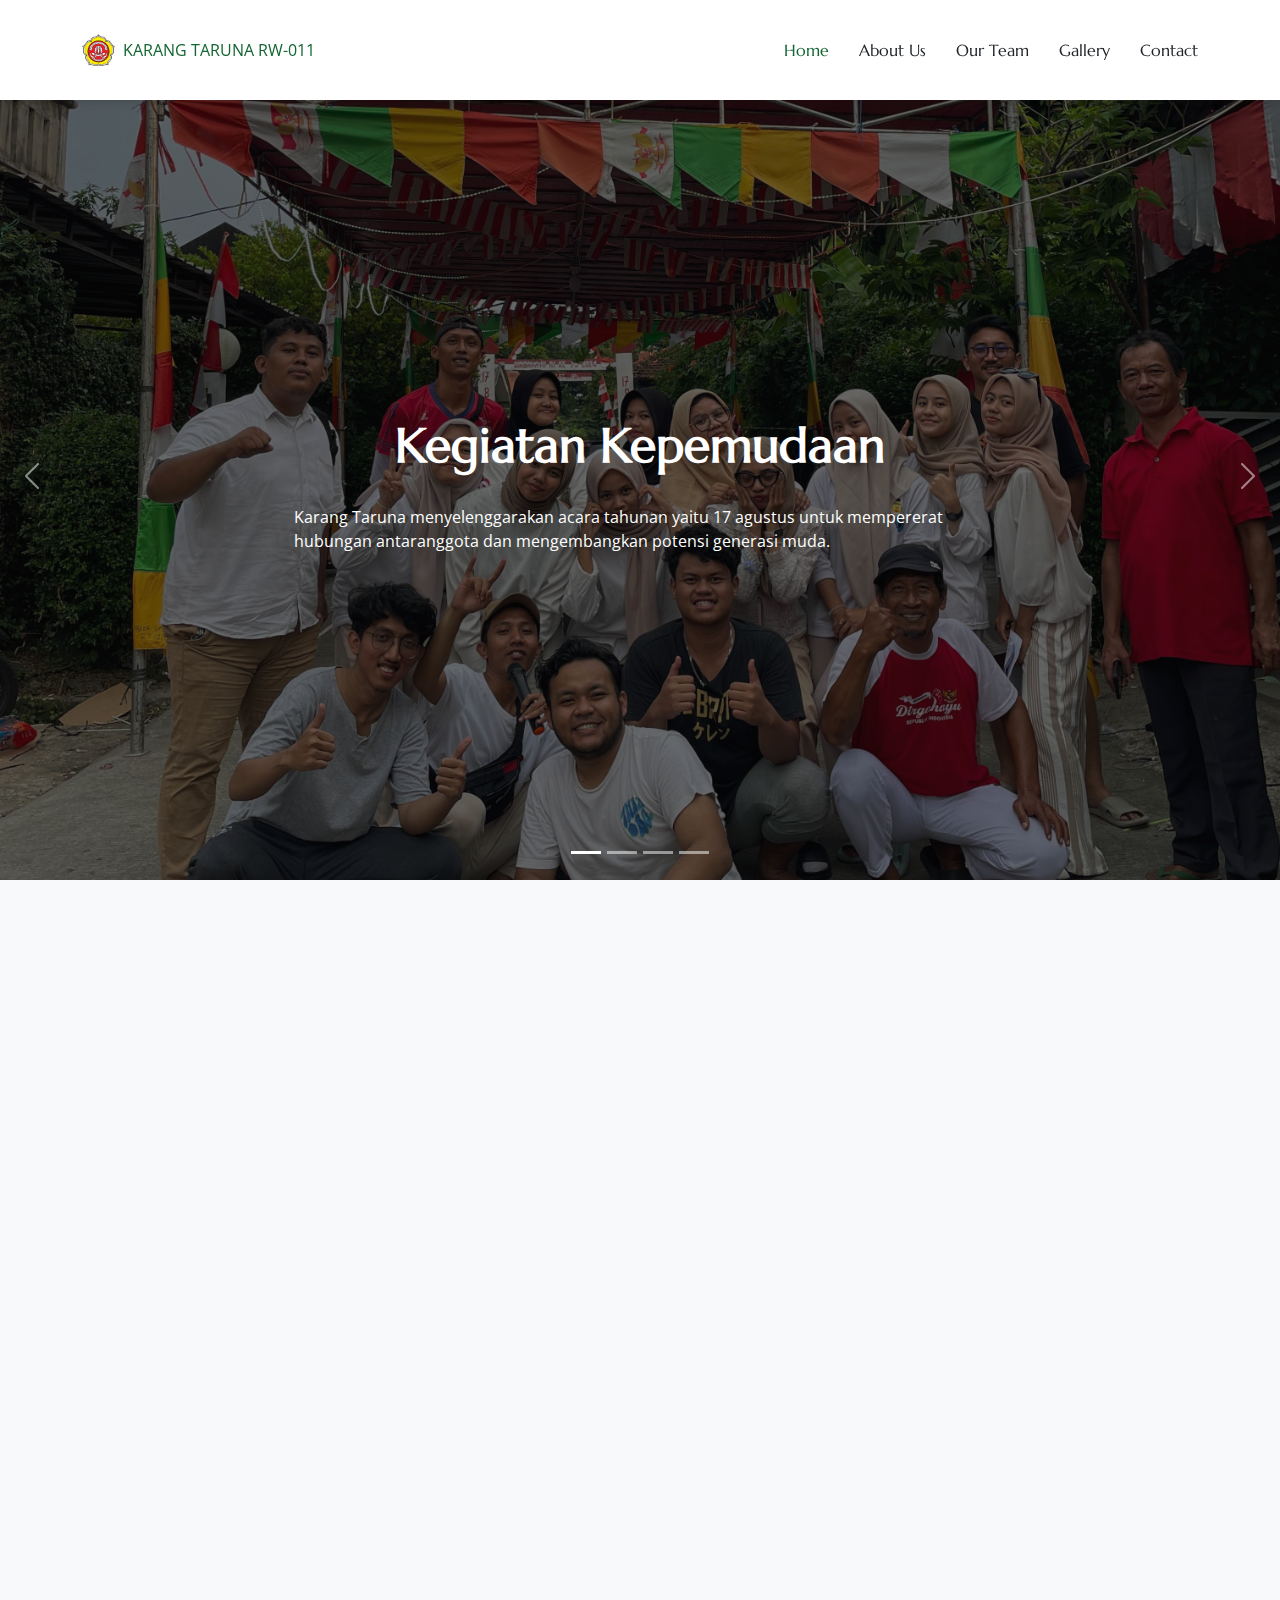
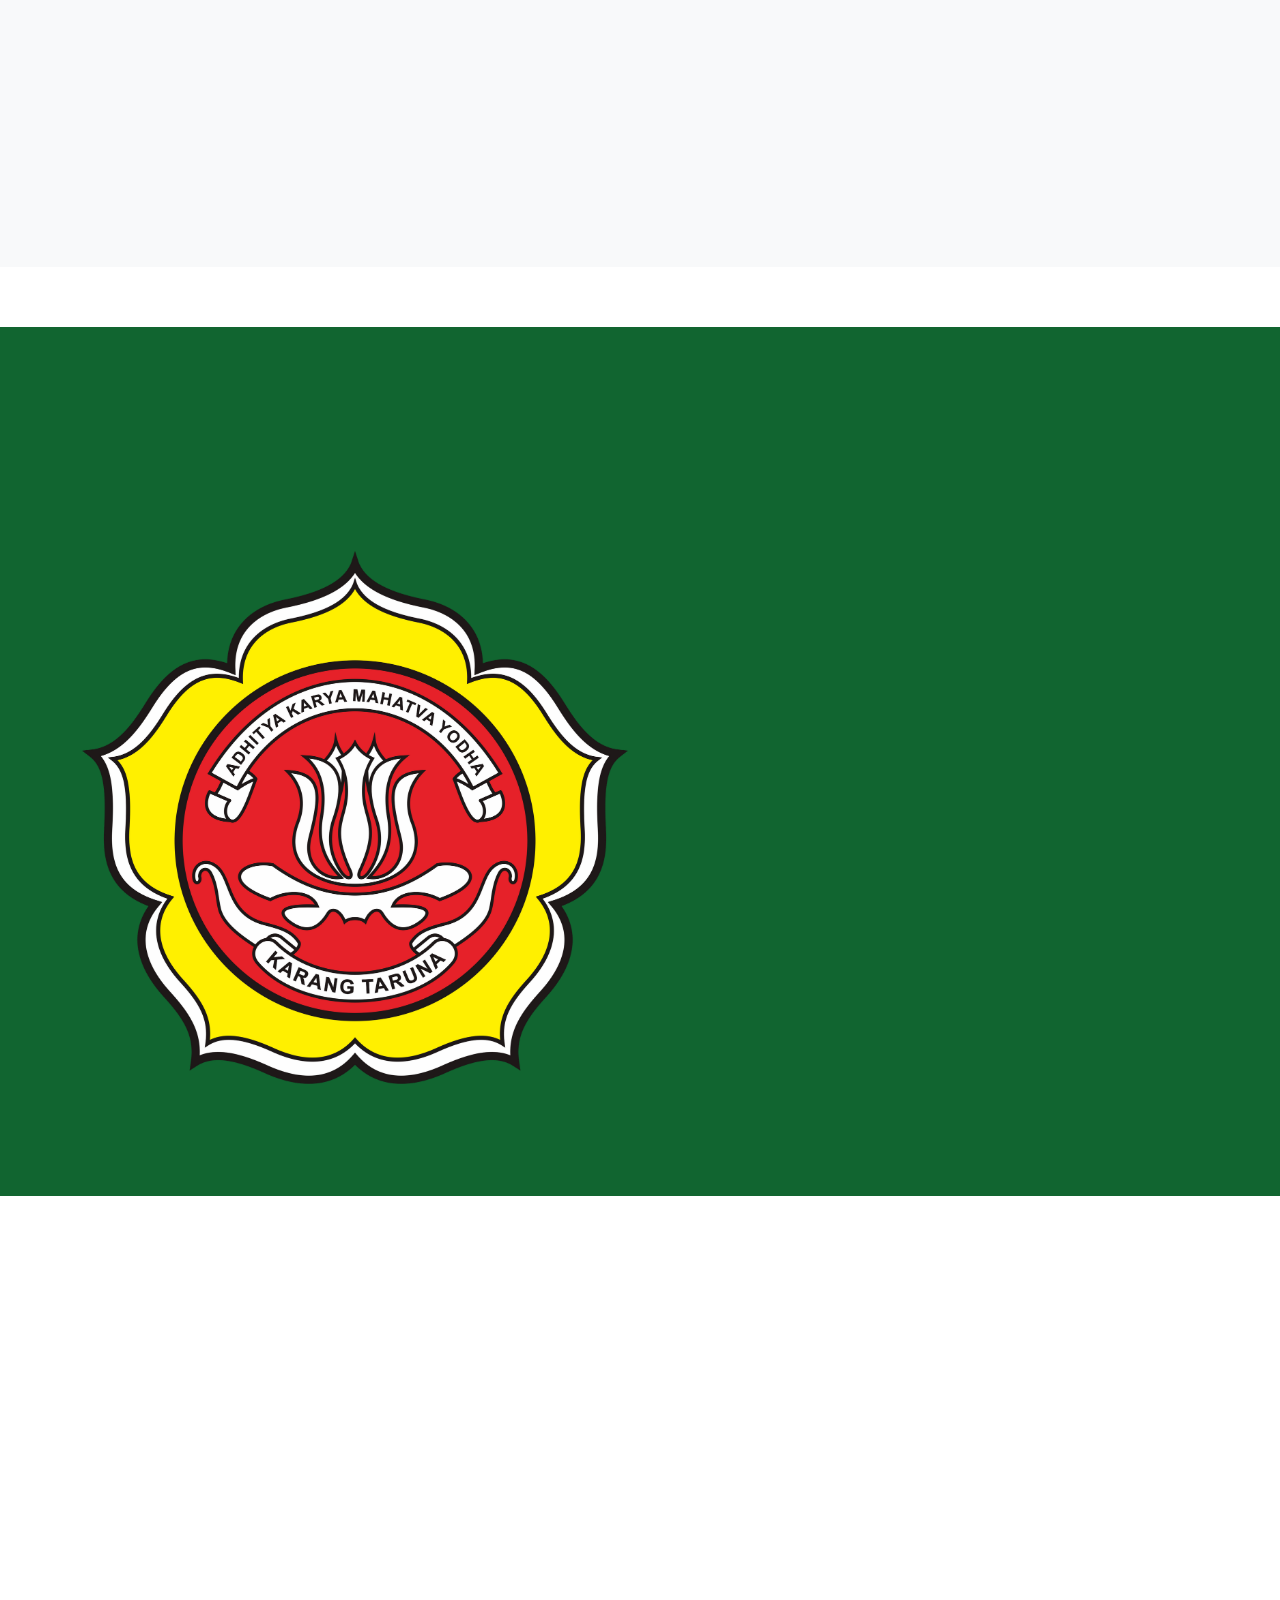
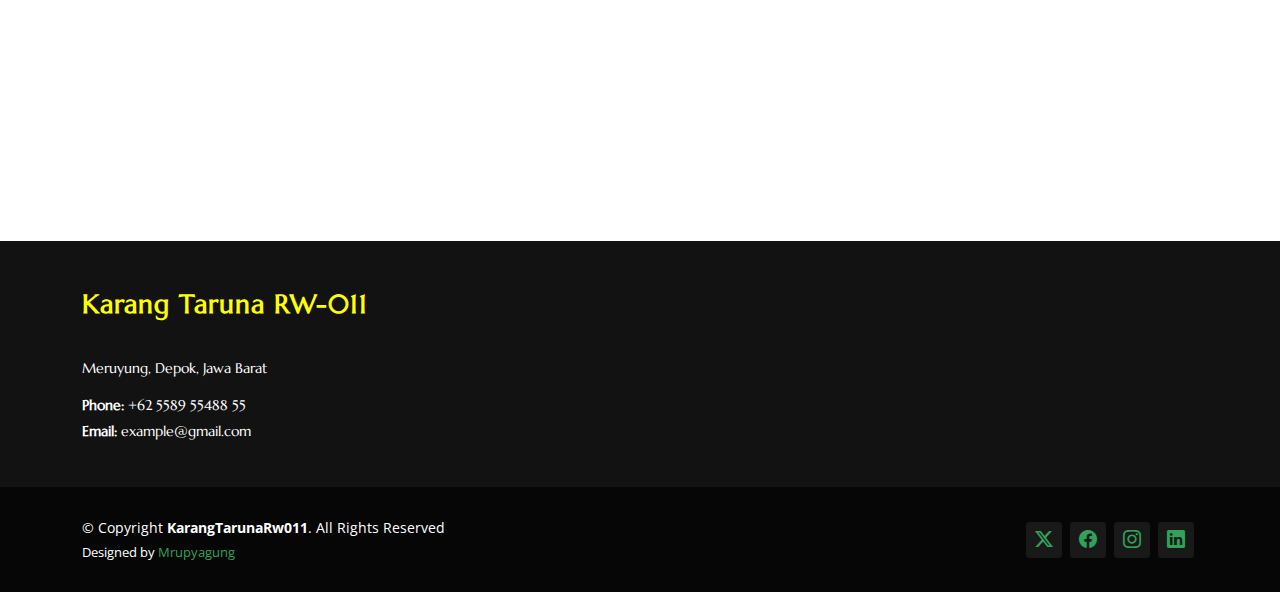
<file: index.html>
<!DOCTYPE html>
<html lang="en">

<head>
  <meta charset="utf-8">
  <meta content="width=device-width, initial-scale=1.0" name="viewport">
  <title>Karang Taruna RW-011</title>
  <meta name="description" content="">
  <meta name="keywords" content="">

  <!-- Favicons -->
  <link href="assets/img/favicon.png" rel="icon">
  <link href="assets/img/apple-touch-icon.png" rel="apple-touch-icon">

  <!-- Fonts -->
  <link href="https://fonts.googleapis.com" rel="preconnect">
  <link href="https://fonts.gstatic.com" rel="preconnect" crossorigin>
  <link
    href="https://fonts.googleapis.com/css2?family=Open+Sans:ital,wght@0,300;0,400;0,500;0,600;0,700;0,800;1,300;1,400;1,500;1,600;1,700;1,800&family=Marcellus:wght@400&display=swap"
    rel="stylesheet">

  <!-- Vendor CSS Files -->
  <link href="assets/vendor/bootstrap/css/bootstrap.min.css" rel="stylesheet">
  <link href="assets/vendor/bootstrap-icons/bootstrap-icons.css" rel="stylesheet">
  <link href="assets/vendor/aos/aos.css" rel="stylesheet">
  <link href="assets/vendor/swiper/swiper-bundle.min.css" rel="stylesheet">
  <link href="assets/vendor/glightbox/css/glightbox.min.css" rel="stylesheet">

  <!-- Main CSS File -->
  <link href="assets/css/main.css" rel="stylesheet">

  <!-- =======================================================
  * Template Name: AgriCulture
  * Template URL: https://github.com/mrupyagunggagriculture-bootstrap-website-template/
  * Updated: Aug 07 2024 with Bootstrap v5.3.3
  * Author: BootstrapMade.com
  * License: https://github.com/mrupyagungglicense/
  ======================================================== -->
</head>

<style>
  /* Style the previous and next carousel buttons */
.carousel-control-prev-icon, .carousel-control-next-icon {
  background-color: #000; /* Set a dark background color */
  border-radius: 50%; /* Make the icon background round */
  width: 40px;
  height: 40px;
}


/* Make the buttons more visible */
.carousel-control-prev, .carousel-control-next {
  z-index: 1; /* Ensure they are on top of the images */
}

/* Optional: Add custom arrows */
.carousel-control-prev-icon::after {
  font-size: 1.5rem;
  color: #fff;
}

.carousel-control-next-icon::after {
  font-size: 1.5rem;
  color: #fff;
}

  /* Make the header sticky on top */
  #header {
    position: fixed;
    top: 0;
    left: 0;
    right: 0;
    z-index: 1000;
    /* Ensure it stays on top of other content */
    background-color: white;
    /* Optional: change to any background color */
    box-shadow: 0 4px 6px rgba(0, 0, 0, 0.1);
    /* Optional: add some shadow for better visibility */
  }

  /* Add padding to the body or main content to prevent it from being covered by the fixed header */
  body {
    padding-top: 80px;
    /* Adjust based on the height of your header */
  }

  /* Styling improvements */
  .service-item {
    transition: transform 0.3s ease, box-shadow 0.3s ease;
  }

  .service-item:hover {
    transform: translateY(-10px);
    box-shadow: 0 4px 15px rgba(0, 0, 0, 0.1);
  }

  .service-heading {
    font-size: 1.25rem;
    font-weight: bold;
    color: #333;
  }

  section#services {
    background-color: #f8f9fa;
  }

  .service-item-icon {
    background-color: #024106;
    padding: 20px;
    border-radius: 50%;
    color: #fff;
    margin-bottom: 20px;
    display: inline-block;
    box-shadow: 0 4px 15px rgba(0, 0, 0, 0.1);
  }

  @media (max-width: 767px) {
    .service-heading {
      font-size: 1.1rem;
    }
  }
</style>

<body class="index-page">

  <header id="header" class="header d-flex align-items-center position-fixed top-0 w-100">
    <div class="container-fluid container-xl position-relative d-flex align-items-center justify-content-between">

      <a href="index.html" class="logo d-flex align-items-center">
        <!-- Uncomment the line below if you also wish to use an image logo -->
        <img src="assets/img/karang taruna2.png" alt="Kartarlogo" class="img-fluid w-30">KARANG TARUNA RW-011
        <!-- <h1 class="sitename">AgriCulture</h1>  -->
      </a>

      <nav id="navmenu" class="navmenu">
        <ul>
          <li><a href="index.html" class="active">Home</a></li>
          <li><a href="about.html">About Us</a></li>
          <li><a href="services.html">Our Team</a></li>
          <li><a href="gallery.html">Gallery</a></li>
          <!-- <li><a href="blog.html">Blog</a></li> -->
          <li><a href="contact.html">Contact</a></li>
        </ul>
        <i class="mobile-nav-toggle d-xl-none bi bi-list"></i>
      </nav>

    </div>
  </header>

  <main class="main">

    <!-- start section images -->
    <section id="hero" class="hero section dark-background">

      <div id="hero-carousel" class="carousel slide carousel-fade" data-bs-ride="carousel" data-bs-interval="5000">

        <div class="carousel-item active">
          <img src="assets/img/foto17.jpg" alt="foto17an">
          <div class="carousel-container">
            <h2>Kegiatan Kepemudaan</h2>
            <p>Karang Taruna menyelenggarakan acara tahunan yaitu 17 agustus
              untuk mempererat hubungan antaranggota dan mengembangkan potensi generasi muda.</p>
          </div>
        </div><!-- End Carousel Item -->

        <div class="carousel-item">
          <img src="assets/img/kerja.jpg" alt="gotongroyong">
          <div class="carousel-container">
            <h2>Gotong Royong dan Kerja Bakti</h2>
            <p>Karang Taruna mengadakan kegiatan membersihkan lingkungan, memperbaiki fasilitas umum, dan membersihkan
              selokan untuk menjaga kebersihan dan kesehatan masyarakat.</p>
          </div>
        </div><!-- End Carousel Item -->

        <div class="carousel-item">
          <img src="assets/img/cianjur.jpg" alt="foto baksos cianjur">
          <div class="carousel-container">
            <h2>Bakti Sosial Untuk Yang Membutuhkan</h2>
            <p>Kegiatan ini berupa penggalangan dana dan pemberian bantuan sembako, pakaian, atau perlengkapan sekolah
              kepada masyarakat yang terkena bencana.</p>
          </div>
        </div><!-- End Carousel Item -->

        <!-- <div class="carousel-item">
          <img src="assets/img/hero_3.jpg" alt="">
          <div class="carousel-container">
            <h2>Kegiatan Pendidikan dan Pelatihan</h2>
            <p>Beatae vitae dicta sunt explicabo. Nemo enim ipsam voluptatem quia voluptas sit aspernatur aut odit aut fugit.</p>
          </div>
        </div> -->

        <div class="carousel-item">
          <img src="assets/img/doa.jpg" alt="">
          <div class="carousel-container">
            <h2>Acara Keagamaan</h2>
            <p>Kegiatan ini meliputi pengajian, buka puasa bersama, perayaan hari besar agama seperti Idul Fitri atau
              Natal, serta penyelenggaraan pesantren kilat bagi generasi muda.</p>
          </div>
        </div><!-- End Carousel Item -->

        <a class="carousel-control-prev" href="#hero-carousel" role="button" data-bs-slide="prev">
          <span class="carousel-control-prev-icon bi bi-chevron-left" aria-hidden="true"></span>
        </a>

        <a class="carousel-control-next" href="#hero-carousel" role="button" data-bs-slide="next">
          <span class="carousel-control-next-icon bi bi-chevron-right" aria-hidden="true"></span>
        </a>

        <ol class="carousel-indicators"></ol>

      </div>

    </section>
    <!-- /Hero Section -->

    <!-- Services Section -->
    <section id="services" class="services section py-5 bg-light">
      <!-- Section Title -->
      <div class="container section-title text-center mb-5" data-aos="fade-up">
        <h2 class="display-4">Service</h2>
        <p class="lead text-muted">Memberikan Layanan Kepada Masyarakat.</p>
      </div><!-- End Section Title -->

      <div class="container">
        <div class="row g-4">
          <!-- Service Item 1 -->
          <div class="col-lg-4 col-md-6">
            <div class="service-item p-4 bg-white rounded shadow-sm text-center h-100" data-aos="fade-up">
              <div class="service-item-icon mb-4">
                <svg xmlns="http://www.w3.org/2000/svg" width="80" height="80" viewBox="0 0 24 24">
                  <path
                    d="M18 2H6c-1.104 0-2 .896-2 2v16c0 1.104.896 2 2 2h12c1.104 0 2-.896 2-2V4c0-1.104-.896-2-2-2zm0 18H6V4h12v16zm-5-10h-2v6h-2v-6H9v-2h4v2z"
                    fill="currentColor" />
                </svg>
              </div>
              <h3 class="service-heading text-dark">Requirements</h3>
              <p>Mengajak generasi muda untuk bergabung dengan Karang Taruna supaya bisa mengenal lingunganya sendiri.</p>
            </div>
          </div>

          <!-- Service Item 2 -->
          <div class="col-lg-4 col-md-6">
            <div class="service-item p-4 bg-white rounded shadow-sm text-center h-100" data-aos="fade-up">
              <div class="service-item-icon mb-4">
                <svg xmlns="http://www.w3.org/2000/svg" width="80" height="80" viewBox="0 0 24 24">
                  <path fill="currentColor"
                    d="M12 21.35l-1.45-1.32C5.4 15.36 2 12.28 2 8.5 2 5.42 4.42 3 7.5 3c1.74 0 3.41.81 4.5 2.09C13.09 3.81 14.76 3 16.5 3 19.58 3 22 5.42 22 8.5c0 3.78-3.4 6.86-8.55 11.54L12 21.35z" />
                </svg>
              </div>
              <h3 class="service-heading text-dark">Donations & Fundraising</h3>
              <p> Layanan untuk melakukan donasi bagi program sosial atau bencana alam yang dilaksanakan oleh Karang
                Taruna.</p>
            </div>
          </div>

          <!-- Service Item 3 -->
          <div class="col-lg-4 col-md-6">
            <div class="service-item p-4 bg-white rounded shadow-sm text-center h-100" data-aos="fade-up">
              <div class="service-item-icon mb-4">
                <svg xmlns="http://www.w3.org/2000/svg" width="80" height="80" viewBox="0 0 24 24">
                  <path
                    d="M20 4h-3.586l-1-1H8.586l-1 1H4c-1.104 0-2 .896-2 2v12c0 1.104.896 2 2 2h16c1.104 0 2-.896 2-2V6c0-1.104-.896-2-2-2zm0 14H4V6h3.586l1-1h8.828l1 1H20v12z"
                    fill="currentColor" />
                  <circle cx="12" cy="12" r="3" fill="currentColor" />
                </svg>
              </div>
              <h3 class="service-heading text-dark">Gallery Working</h3>
              <p>Menampilkan foto dan video kegiatan Karang Taruna, seperti kegiatan bakti sosial, kesehatan,
                pelatihan, dan lainnya.</p>
            </div>
          </div>

          <!-- Service Item 4 -->
          <div class="col-lg-4 col-md-6">
            <div class="service-item p-4 bg-white rounded shadow-sm text-center h-100" data-aos="fade-up">
              <div class="service-item-icon mb-4">
                <svg xmlns="http://www.w3.org/2000/svg" width="80" height="80" viewBox="0 0 512 512">
                  <path
                    d="M416 192h-128v-128c0-17.7-14.3-32-32-32s-32 14.3-32 32v128h-128c-17.7 0-32 14.3-32 32s14.3 32 32 32h128v128c0 17.7 14.3 32 32 32s32-14.3 32-32v-128h128c17.7 0 32-14.3 32-32s-14.3-32-32-32z"
                    fill="#fff" />
                </svg>
              </div>
              <h3 class="service-heading text-dark">Emergency Response</h3>
              <p> Menyediakan layanan Posyandu untuk membantu masyarakat yang sedang membutuhkan
                pengobatan.</p>
            </div>
          </div>

          <!-- Service Item 5 -->
          <div class="col-lg-4 col-md-6">
            <div class="service-item p-4 bg-white rounded shadow-sm text-center h-100" data-aos="fade-up">
              <div class="service-item-icon mb-4">
                <svg xmlns="http://www.w3.org/2000/svg" width="80" height="80" viewBox="0 0 24 24">
                  <path
                    d="M12 2C6.48 2 2 6.48 2 12s4.48 10 10 10 10-4.48 10-10S17.52 2 12 2zm0 18c-4.41 0-8-3.59-8-8s3.59-8 8-8 8 3.59 8 8-3.59 8-8 8zm0-14c-3.31 0-6 2.69-6 6s2.69 6 6 6 6-2.69 6-6-2.69-6-6-6z"
                    fill="currentColor" />
                </svg>
              </div>
              <h3 class="service-heading text-dark">Discussion Forums</h3>
              <p>Tempat bagi anggota dan masyarakat untuk berdiskusi tentang berbagai topik sosial, kemanusiaan, dan
                pembangunan lingkungan.</p>
            </div>
          </div>

          <!-- Service Item 6 -->
          <div class="col-lg-4 col-md-6">
            <div class="service-item p-4 bg-white rounded shadow-sm text-center h-100" data-aos="fade-up">
              <div class="service-item-icon mb-4">
                <svg xmlns="http://www.w3.org/2000/svg" width="80" height="80" viewBox="0 0 24 24">
                  <path
                    d="M12 12c2.21 0 4-1.79 4-4S14.21 4 12 4 8 5.79 8 8s1.79 4 4 4zm0 2c-2.67 0-8 1.34-8 4v2h16v-2c0-2.66-5.33-4-8-4z"
                    fill="currentColor" />
                </svg>
              </div>
              <h3 class="service-heading text-dark">Public Complaints</h3>
              <p> Memungkinkan masyarakat untuk melaporkan masalah sosial atau lingkungan yang memerlukan perhatian dari
                Karang Taruna.</p>
            </div>
          </div>
        </div>
      </div>
    </section>
    <!-- /Services Section -->

    <!-- About Section -->
    <section id="about" class="about section">
      <div class="content">
        <div class="container">
          <div class="row">
            <!-- Section Title -->
            <div class="container section-title mt-0 mb-0" data-aos="fade-up">
              <p>Karang Taruna</p>
            </div>

            <!-- Logo Section -->
            <div class="col-lg-6 mb-4 mt-1 mb-lg-0">
              <a href="index.html" class="logo d-flex align-items-center">
                <img src="assets/img/karang taruna2.png" alt="Kartarlogo" class="img-fluid">
                <span>KARANG TARUNA RW-011</span>
              </a>
            </div>

            <!-- About Content -->
            <div class="col-lg-5 ml-auto" data-aos="fade-up" data-aos-delay="100">
              <p class="opacity-50">
                Karang Taruna adalah organisasi kepemudaan yang bergerak di bidang sosial dan kemasyarakatan, didirikan
                sebagai wadah pengembangan potensi generasi muda dalam berbagai aspek kehidupan. Dengan semangat
                kebersamaan dan gotong royong, kami berkomitmen untuk menciptakan perubahan positif bagi masyarakat
                melalui berbagai program yang berkelanjutan.
              </p>
              <p class="opacity-50">
                Sebagai bagian dari masyarakat, Karang Taruna berperan aktif dalam:
              </p>
              <ul class="opacity-50">
                <li>Meningkatkan kesadaran lingkungan melalui kegiatan gotong royong dan penghijauan.</li>
                <li>Memberdayakan ekonomi lokal dengan pelatihan kewirausahaan dan pengembangan keterampilan.</li>
                <li>Membantu masyarakat kurang mampu melalui kegiatan bakti sosial dan layanan kesehatan.</li>
                <li>Mendorong pelestarian budaya dan tradisi melalui festival seni serta kegiatan kepemudaan.</li>
                <li>Tanggap terhadap bencana alam dengan menjadi relawan dan memberikan bantuan darurat.</li>
              </ul>
            </div>
          </div>
        </div>
      </div>
    </section><!-- /About Section -->

    <!-- About 3 Section -->
    <section id="about-3" class="about-3 section">

      <div class="container">
        <div class="row gy-4 justify-content-between align-items-center">
          <div class="col-lg-6 order-lg-2 position-relative" data-aos="zoom-out">
            <div id="carouselExample" class="carousel slide" data-bs-ride="carousel">
              <div class="container section-title mt-0 mb-0" data-aos="fade-up">
                <p>Dokumentasi</p>
              </div>
              <div class="carousel-inner">
                <div class="carousel-item active">
                  <a href="https://youtu.be/1428uSDXens?si=8hyURgiz7eE3r9au" class="glightbox pulsating-play-btn">
                    <span class="play">
                      <i class="bi bi-play-fill red-play-icon"></i>
                    </span>
                  </a>
                  <img src="assets/img/bg.jpg" class="d-block w-100 img-fluid" alt="Image">
                </div>
                               
                <div class="carousel-item">
                  <a href="https://youtu.be/_UEh30LAIGg?si=c3vbT-bKSiS1ykA5" class="glightbox pulsating-play-btn">
                    <span class="play red-play-btn"><i class="bi bi-play-fill"></i></span>
                  </a>
                  <img src="assets/img/senam.jpg" class="d-block w-100 img-fluid" alt="Image">
                </div>
                <div class="carousel-item">
                  <a href="https://youtu.be/YzlJlxM5YGA?si=KolIzUui5EO37TAL" class="glightbox pulsating-play-btn">
                    <span class="play"><i class="bi bi-play-fill"></i></span>
                  </a>
                  <img src="assets/img/sigit.jpg" class="d-block w-100 img-fluid" alt="Image">
                </div>
              </div>
              <!-- Previous Button -->
              <button class="carousel-control-prev" type="button" data-bs-target="#carouselExample" data-bs-slide="prev">
                <span class="carousel-control-prev-icon" aria-hidden="true"></span>
                <span class="visually-hidden">Previous</span>
              </button>
              <!-- Next Button -->
              <button class="carousel-control-next" type="button" data-bs-target="#carouselExample" data-bs-slide="next">
                <span class="carousel-control-next-icon" aria-hidden="true"></span>
                <span class="visually-hidden">Next</span>
              </button>
            </div>
          </div>
          
          <div class="col-lg-5 order-lg-1" data-aos="fade-up" data-aos-delay="100">
           
            <h2 class="content-title mb-4">Dokumentasi Kegiatan Kami</h2>
            <p class="mb-4">
              Saksikan video pendek yang menampilkan kisah lingkungan kami di Blok Singkuk, mulai dari hutan yang subur
              hingga perkembangannya menjadi daerah padat penduduk. Temukan juga asal-usul nama Blok Singkuk dan
              berbagai sejarah menarik lainnya. <br>
              Tonton video lengkapnya untuk lebih mengetahui cerita kami ...
            </p>
            <ul class="list-unstyled list-check">
              <li>Pergolakan perubahan alam yang luar biasa</li>
              <li>Sejarah dan perkembangan Blok Singkuk</li>
              <li>Mengenal lebih dekat masyarakat dan budaya setempat</li>
              <li>Konten Konten video menarik dari Karang Taruna</li>
            </ul>

            <p><a href="#" class="btn-cta">Hubungi Kami</a></p>
          </div>
        </div>
      </div>
    </section><!-- /About 3 Section -->

  </main>

  <footer id="footer" class="footer dark-background">
    <div class="footer-top">
      <div class="container">
        <div class="row gy-4">
          <div class="col-lg-4 col-md-6 footer-about">
            <a href="index.html" class="logo d-flex align-items-center">
              <span class="sitename" style="color: yellow;">Karang Taruna RW-011</span>
            </a>
            <div class="footer-contact pt-3">
              <p>Meruyung, Depok, Jawa Barat</p>
              <p class="mt-3"><strong>Phone:</strong> <span>+62 5589 55488 55</span></p>
              <p><strong>Email:</strong> <span>example@gmail.com</span></p>
            </div>
          </div><br>
          <p></p>
        </div>
      </div>
    </div>
  
    <div class="copyright text-center">
      <div
        class="container d-flex flex-column flex-lg-row justify-content-center justify-content-lg-between align-items-center">
  
        <div class="d-flex flex-column align-items-center align-items-lg-start">
          <div>
            © Copyright <strong><span>KarangTarunaRw011</span></strong>. All Rights Reserved
          </div>
          <div class="credits">
            <!-- All the links in the footer should remain intact. -->
            <!-- You can delete the links only if you purchased the pro version. -->
            <!-- Licensing information: https://github.com/mrupyagungglicense/ -->
            <!-- Purchase the pro version with working PHP/AJAX contact form: https://github.com/mrupyagunggherobiz-bootstrap-business-template/ -->
            Designed by <a href="https://github.com/mrupyagungg">Mrupyagung</a>
          </div>
        </div>
  
        <div class="social-links order-first order-lg-last mb-3 mb-lg-0">
          <a href=""><i class="bi bi-twitter-x"></i></a>
          <a href=""><i class="bi bi-facebook"></i></a>
          <a href=""><i class="bi bi-instagram"></i></a>
          <a href=""><i class="bi bi-linkedin"></i></a>
        </div>
  
      </div>
    </div>
  
  </footer>
  
  <!-- Scroll Top -->
  <a href="#" id="scroll-top" class="scroll-top d-flex align-items-center justify-content-center"><i
      class="bi bi-arrow-up-short"></i></a>
  
  <!-- Preloader -->
  <div id="preloader"></div>
  
  <!-- Vendor JS Files -->
  <script src="assets/vendor/bootstrap/js/bootstrap.bundle.min.js"></script>
  <script src="assets/vendor/php-email-form/validate.js"></script>
  <script src="assets/vendor/aos/aos.js"></script>
  <script src="assets/vendor/swiper/swiper-bundle.min.js"></script>
  <script src="assets/vendor/glightbox/js/glightbox.min.js"></script>
  
  <!-- Main JS File -->
  <script src="assets/js/main.js"></script>
  
  </body>
  
  </html>
</file>
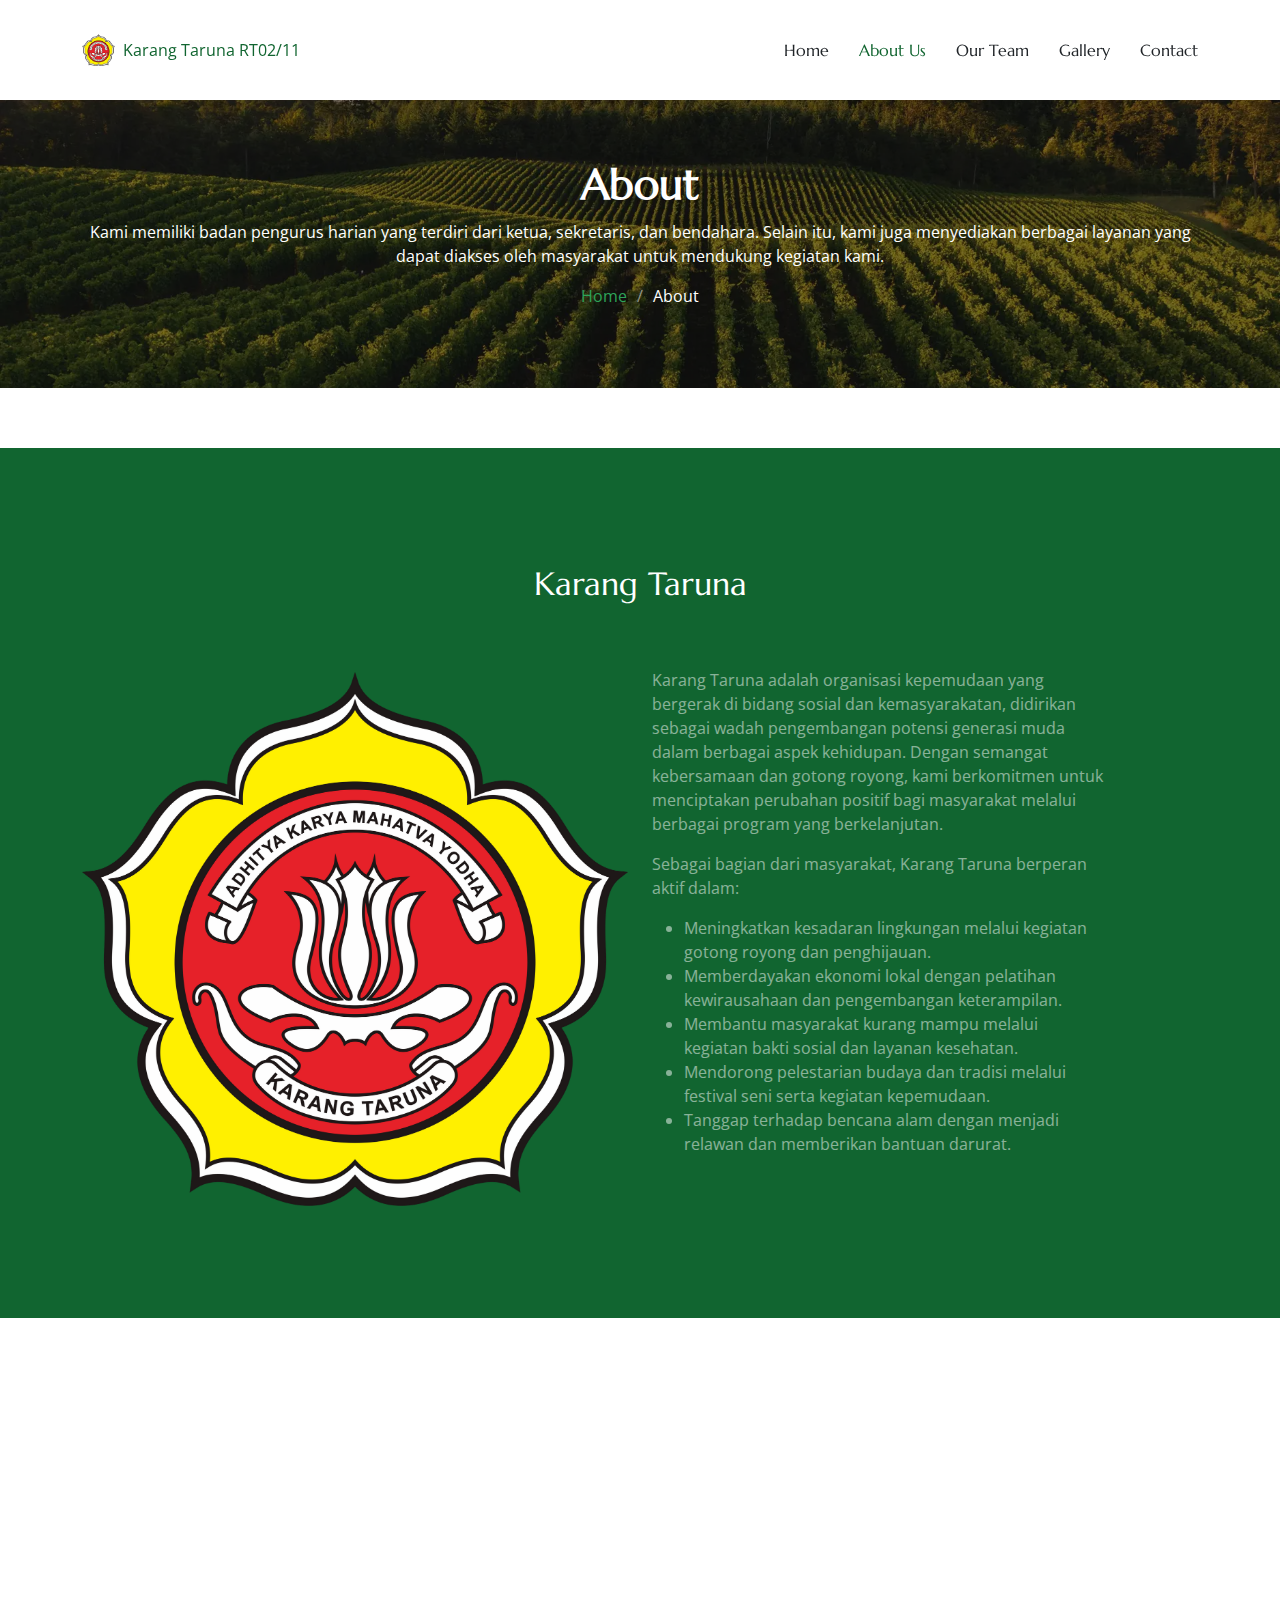
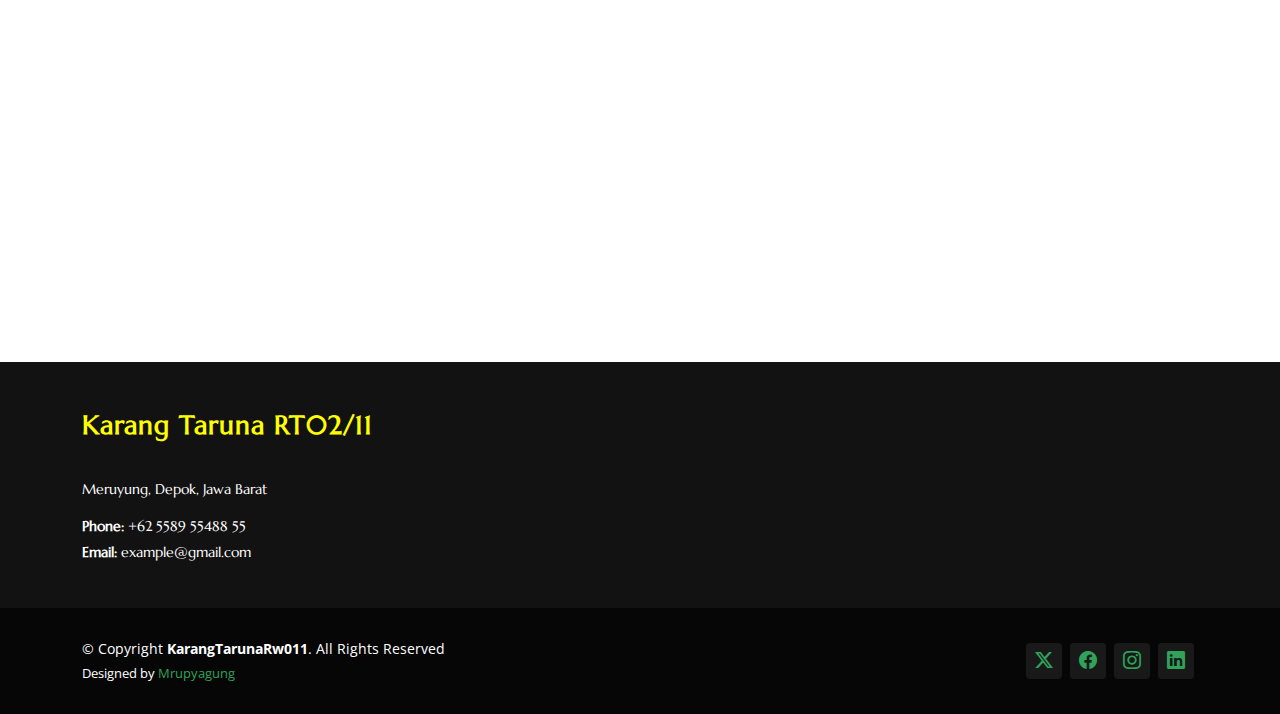
<file: about.html>
<!DOCTYPE html>
<html lang="en">

<head>
  <meta charset="utf-8">
  <meta content="width=device-width, initial-scale=1.0" name="viewport">
  <title>Karang Taruna RT02/11</title>
  <meta name="description" content="">
  <meta name="keywords" content="">

  <!-- Favicons -->
  <link href="assets/img/favicon.png" rel="icon">
  <link href="assets/img/apple-touch-icon.png" rel="apple-touch-icon">

  <!-- Fonts -->
  <link href="https://fonts.googleapis.com" rel="preconnect">
  <link href="https://fonts.gstatic.com" rel="preconnect" crossorigin>
  <link
    href="https://fonts.googleapis.com/css2?family=Open+Sans:ital,wght@0,300;0,400;0,500;0,600;0,700;0,800;1,300;1,400;1,500;1,600;1,700;1,800&family=Marcellus:wght@400&display=swap"
    rel="stylesheet">

  <!-- Vendor CSS Files -->
  <link href="assets/vendor/bootstrap/css/bootstrap.min.css" rel="stylesheet">
  <link href="assets/vendor/bootstrap-icons/bootstrap-icons.css" rel="stylesheet">
  <link href="assets/vendor/aos/aos.css" rel="stylesheet">
  <link href="assets/vendor/swiper/swiper-bundle.min.css" rel="stylesheet">
  <link href="assets/vendor/glightbox/css/glightbox.min.css" rel="stylesheet">

  <!-- Main CSS File -->
  <link href="assets/css/main.css" rel="stylesheet">

  <!-- =======================================================
  * Template Name: AgriCulture
  * Template URL: https://github.com/mrupyagunggagriculture-bootstrap-website-template/
  * Updated: Aug 07 2024 with Bootstrap v5.3.3
  * Author: BootstrapMade.com
  * License: https://github.com/mrupyagungglicense/
  ======================================================== -->
</head>

<style>
  /* Style the previous and next carousel buttons */
  .carousel-control-prev-icon,
  .carousel-control-next-icon {
    background-color: #000;
    /* Set a dark background color */
    border-radius: 50%;
    /* Make the icon background round */
    width: 40px;
    height: 40px;
  }


  /* Make the buttons more visible */
  .carousel-control-prev,
  .carousel-control-next {
    z-index: 1;
    /* Ensure they are on top of the images */
  }

  /* Optional: Add custom arrows */
  .carousel-control-prev-icon::after {
    font-size: 1.5rem;
    color: #fff;
  }

  .carousel-control-next-icon::after {
    font-size: 1.5rem;
    color: #fff;
  }

  /* Make the header sticky on top */
  #header {
    position: fixed;
    top: 0;
    left: 0;
    right: 0;
    z-index: 1000;
    /* Ensure it stays on top of other content */
    background-color: white;
    /* Optional: change to any background color */
    box-shadow: 0 4px 6px rgba(0, 0, 0, 0.1);
    /* Optional: add some shadow for better visibility */
  }

  /* Add padding to the body or main content to prevent it from being covered by the fixed header */
  body {
    padding-top: 80px;
    /* Adjust based on the height of your header */
  }

  /* Styling improvements */
  .service-item {
    transition: transform 0.3s ease, box-shadow 0.3s ease;
  }

  .service-item:hover {
    transform: translateY(-10px);
    box-shadow: 0 4px 15px rgba(0, 0, 0, 0.1);
  }

  .service-heading {
    font-size: 1.25rem;
    font-weight: bold;
    color: #333;
  }

  section#services {
    background-color: #f8f9fa;
  }

  .service-item-icon {
    background-color: #024106;
    padding: 20px;
    border-radius: 50%;
    color: #fff;
    margin-bottom: 20px;
    display: inline-block;
    box-shadow: 0 4px 15px rgba(0, 0, 0, 0.1);
  }

  @media (max-width: 767px) {
    .service-heading {
      font-size: 1.1rem;
    }
  }
</style>

<body class="index-page">

  <header id="header" class="header d-flex align-items-center position-fixed top-0 w-100">
    <div class="container-fluid container-xl position-relative d-flex align-items-center justify-content-between">

      <a href="index.html" class="logo d-flex align-items-center">
        <!-- Uncomment the line below if you also wish to use an image logo -->
        <img src="assets/img/karang taruna2.png" alt="Kartarlogo" class="img-fluid w-30">Karang Taruna RT02/11
        <!-- <h1 class="sitename">AgriCulture</h1>  -->
      </a>

      <nav id="navmenu" class="navmenu">
        <ul>
          <li><a href="index.html" class="">Home</a></li>
          <li><a href="about.html" class="active">About Us</a></li>
          <li><a href="services.html">Our Team</a></li>
          <li><a href="gallery.html">Gallery</a></li>
          <!-- <li><a href="blog.html">Blog</a></li> -->
          <li><a href="contact.html">Contact</a></li>
        </ul>
        <i class="mobile-nav-toggle d-xl-none bi bi-list"></i>
      </nav>

    </div>
  </header>

  <main class="main">

    <!-- Page Title -->
    <div class="page-title dark-background" data-aos="fade"
      style="background-image: url(assets/img/page-title-bg.webp);">
      <div class="container position-relative">
        <h1>About</h1>
        <p>Kami memiliki badan pengurus harian yang terdiri dari ketua, sekretaris, dan bendahara. Selain itu, kami juga
          menyediakan berbagai layanan yang dapat diakses oleh masyarakat untuk
          mendukung kegiatan kami.</p>
        <nav class="breadcrumbs">
          <ol>
            <li><a href="index.html">Home</a></li>
            <li class="current">About</li>
          </ol>
        </nav>
      </div>
    </div><!-- End Page Title -->

    <!-- About Section -->
    <section id="about" class="about section">
      <div class="content">
        <div class="container">
          <div class="row">
            <!-- Section Title -->
            <div class="container section-title mt-0 mb-0" data-aos="fade-up">
              <p>Karang Taruna</p>
            </div>

            <!-- Logo Section -->
            <div class="col-lg-6 mb-4 mt-1 mb-lg-0">
              <a href="index.html" class="logo d-flex align-items-center">
                <img src="assets/img/karang taruna2.png" alt="Kartarlogo" class="img-fluid">
                <span>Karang Taruna RT02/11</span>
              </a>
            </div>

            <!-- About Content -->
            <div class="col-lg-5 ml-auto" data-aos="fade-up" data-aos-delay="100">
              <p class="opacity-50">
                Karang Taruna adalah organisasi kepemudaan yang bergerak di bidang sosial dan kemasyarakatan, didirikan
                sebagai wadah pengembangan potensi generasi muda dalam berbagai aspek kehidupan. Dengan semangat
                kebersamaan dan gotong royong, kami berkomitmen untuk menciptakan perubahan positif bagi masyarakat
                melalui berbagai program yang berkelanjutan.
              </p>
              <p class="opacity-50">
                Sebagai bagian dari masyarakat, Karang Taruna berperan aktif dalam:
              </p>
              <ul class="opacity-50">
                <li>Meningkatkan kesadaran lingkungan melalui kegiatan gotong royong dan penghijauan.</li>
                <li>Memberdayakan ekonomi lokal dengan pelatihan kewirausahaan dan pengembangan keterampilan.</li>
                <li>Membantu masyarakat kurang mampu melalui kegiatan bakti sosial dan layanan kesehatan.</li>
                <li>Mendorong pelestarian budaya dan tradisi melalui festival seni serta kegiatan kepemudaan.</li>
                <li>Tanggap terhadap bencana alam dengan menjadi relawan dan memberikan bantuan darurat.</li>
              </ul>
            </div>
          </div>
        </div>
      </div>
    </section><!-- /About Section -->

        <!-- About 3 Section -->
        <section id="about-3" class="about-3 section">

          <div class="container">
            <div class="row gy-4 justify-content-between align-items-center">
              <div class="col-lg-6 order-lg-2 position-relative" data-aos="zoom-out">
                <div id="carouselExample" class="carousel slide" data-bs-ride="carousel">
                  <div class="container section-title mt-0 mb-0" data-aos="fade-up">
                    <p>Dokumentasi</p>
                  </div>
                  <div class="carousel-inner">
                    <div class="carousel-item active">
                      <a href="https://youtu.be/1428uSDXens?si=8hyURgiz7eE3r9au" class="glightbox pulsating-play-btn">
                        <span class="play">
                          <i class="bi bi-play-fill red-play-icon"></i>
                        </span>
                      </a>
                      <img src="assets/img/bg.jpg" class="d-block w-100 img-fluid" alt="Image">
                    </div>
    
                    <div class="carousel-item">
                      <a href="https://youtu.be/_UEh30LAIGg?si=il2tHl5F5VM7ecxG" class="glightbox pulsating-play-btn">
                        <span class="play red-play-btn"><i class="bi bi-play-fill"></i></span>
                      </a>
                      <img src="assets/img/senam.jpg" class="d-block w-100 img-fluid" alt="Image">
                    </div>
                    <div class="carousel-item">
                      <a href="https://youtu.be/YzlJlxM5YGA?si=KolIzUui5EO37TAL" class="glightbox pulsating-play-btn">
                        <span class="play"><i class="bi bi-play-fill"></i></span>
                      </a>
                      <img src="assets/img/sigit.jpg" class="d-block w-100 img-fluid" alt="Image">
                    </div>
                  </div>
                  <!-- Previous Button -->
                  <button class="carousel-control-prev" type="button" data-bs-target="#carouselExample"
                    data-bs-slide="prev">
                    <span class="carousel-control-prev-icon" aria-hidden="true"></span>
                    <span class="visually-hidden">Previous</span>
                  </button>
                  <!-- Next Button -->
                  <button class="carousel-control-next" type="button" data-bs-target="#carouselExample"
                    data-bs-slide="next">
                    <span class="carousel-control-next-icon" aria-hidden="true"></span>
                    <span class="visually-hidden">Next</span>
                  </button>
                </div>
              </div>
    
              <div class="col-lg-5 order-lg-1" data-aos="fade-up" data-aos-delay="100">
    
                <h2 class="content-title mb-4">Dokumentasi Kegiatan Kami</h2>
                <p class="mb-4">
                  Saksikan video pendek yang menampilkan kisah lingkungan kami di Blok Singkuk, mulai dari hutan yang subur
                  hingga perkembangannya menjadi daerah padat penduduk. Temukan juga asal-usul nama Blok Singkuk dan
                  berbagai sejarah menarik lainnya. <br>
                  Tonton video lengkapnya untuk lebih mengetahui cerita kami ...
                </p>
                <ul class="list-unstyled list-check">
                  <li>Pergolakan perubahan alam yang luar biasa</li>
                  <li>Sejarah dan perkembangan Blok Singkuk</li>
                  <li>Mengenal lebih dekat masyarakat dan budaya setempat</li>
                  <li>Konten Konten video menarik dari Karang Taruna</li>
                </ul>
    
                <p><a href="#" class="btn-cta">Hubungi Kami</a></p>
              </div>
            </div>
          </div>
        </section><!-- /About 3 Section -->

  </main>

  <footer id="footer" class="footer dark-background">
    <div class="footer-top">
      <div class="container">
        <div class="row gy-4">
          <div class="col-lg-4 col-md-6 footer-about">
            <a href="index.html" class="logo d-flex align-items-center">
              <span class="sitename" style="color: yellow;">Karang Taruna RT02/11</span>
            </a>
            <div class="footer-contact pt-3">
              <p>Meruyung, Depok, Jawa Barat</p>
              <p class="mt-3"><strong>Phone:</strong> <span>+62 5589 55488 55</span></p>
              <p><strong>Email:</strong> <span>example@gmail.com</span></p>
            </div>
          </div><br>
          <p></p>
        </div>
      </div>
    </div>
  
    <div class="copyright text-center">
      <div
        class="container d-flex flex-column flex-lg-row justify-content-center justify-content-lg-between align-items-center">
  
        <div class="d-flex flex-column align-items-center align-items-lg-start">
          <div>
            © Copyright <strong><span>KarangTarunaRw011</span></strong>. All Rights Reserved
          </div>
          <div class="credits">
            <!-- All the links in the footer should remain intact. -->
            <!-- You can delete the links only if you purchased the pro version. -->
            <!-- Licensing information: https://github.com/mrupyagungglicense/ -->
            <!-- Purchase the pro version with working PHP/AJAX contact form: https://github.com/mrupyagunggherobiz-bootstrap-business-template/ -->
            Designed by <a href="https://github.com/mrupyagungg">Mrupyagung</a>
          </div>
        </div>
  
        <div class="social-links order-first order-lg-last mb-3 mb-lg-0">
          <a href=""><i class="bi bi-twitter-x"></i></a>
          <a href=""><i class="bi bi-facebook"></i></a>
          <a href=""><i class="bi bi-instagram"></i></a>
          <a href=""><i class="bi bi-linkedin"></i></a>
        </div>
  
      </div>
    </div>
  
  </footer>
  
  <!-- Scroll Top -->
  <a href="#" id="scroll-top" class="scroll-top d-flex align-items-center justify-content-center"><i
      class="bi bi-arrow-up-short"></i></a>
  
  <!-- Preloader -->
  <div id="preloader"></div>
  
  <!-- Vendor JS Files -->
  <script src="assets/vendor/bootstrap/js/bootstrap.bundle.min.js"></script>
  <script src="assets/vendor/php-email-form/validate.js"></script>
  <script src="assets/vendor/aos/aos.js"></script>
  <script src="assets/vendor/swiper/swiper-bundle.min.js"></script>
  <script src="assets/vendor/glightbox/js/glightbox.min.js"></script>
  
  <!-- Main JS File -->
  <script src="assets/js/main.js"></script>
  
  </body>
  
  </html>
</file>
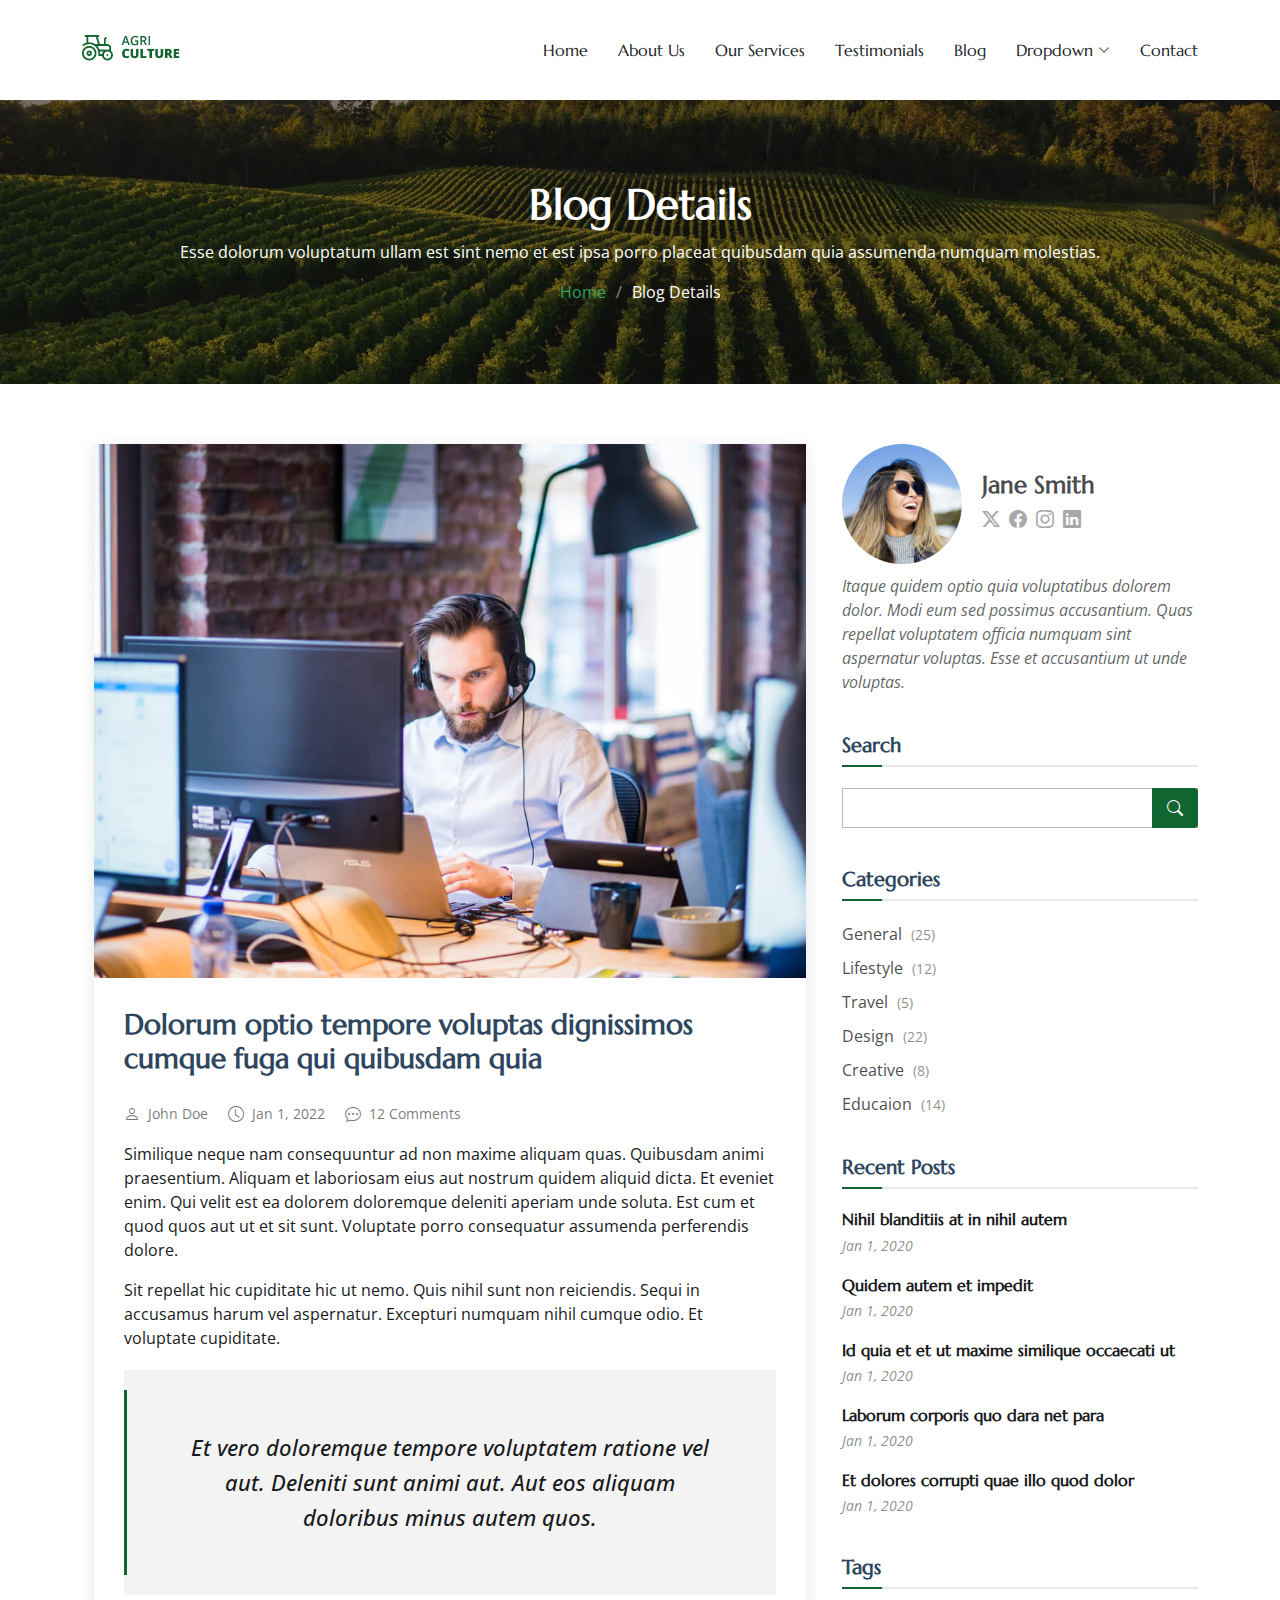
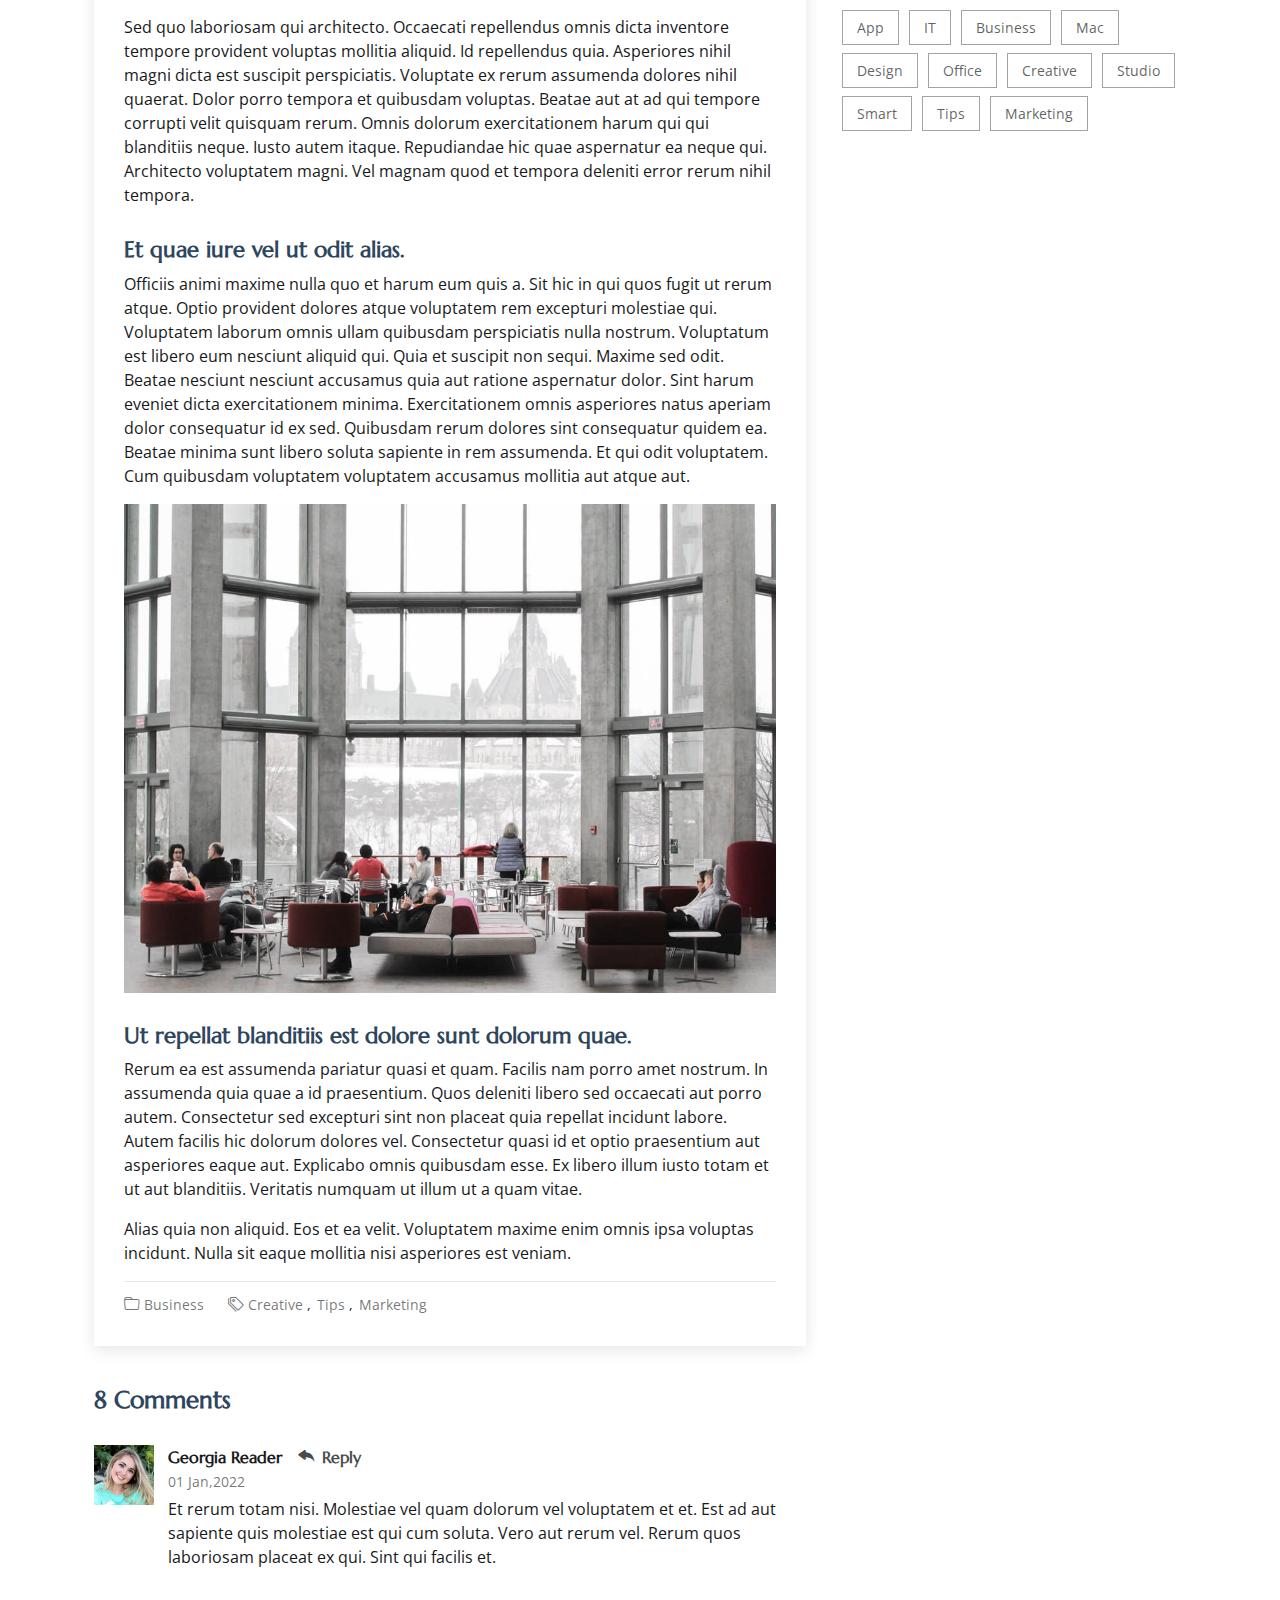
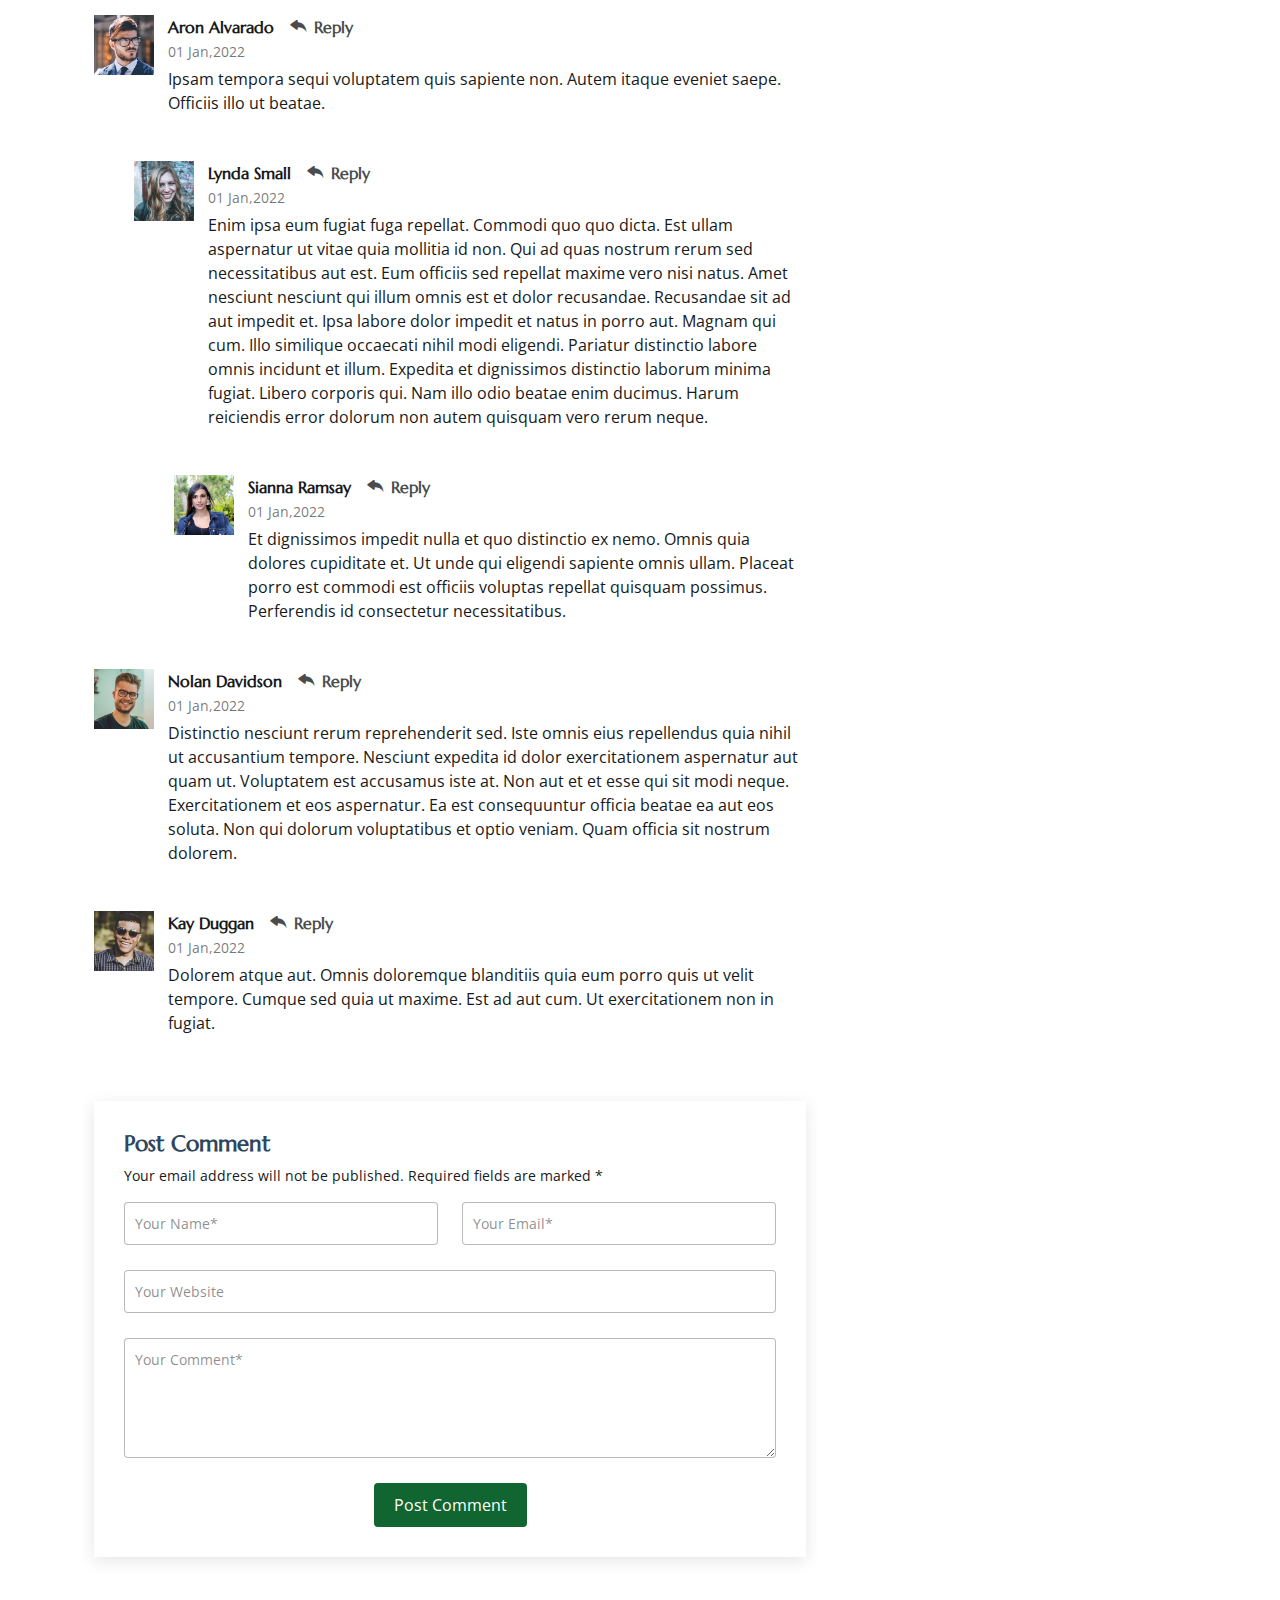
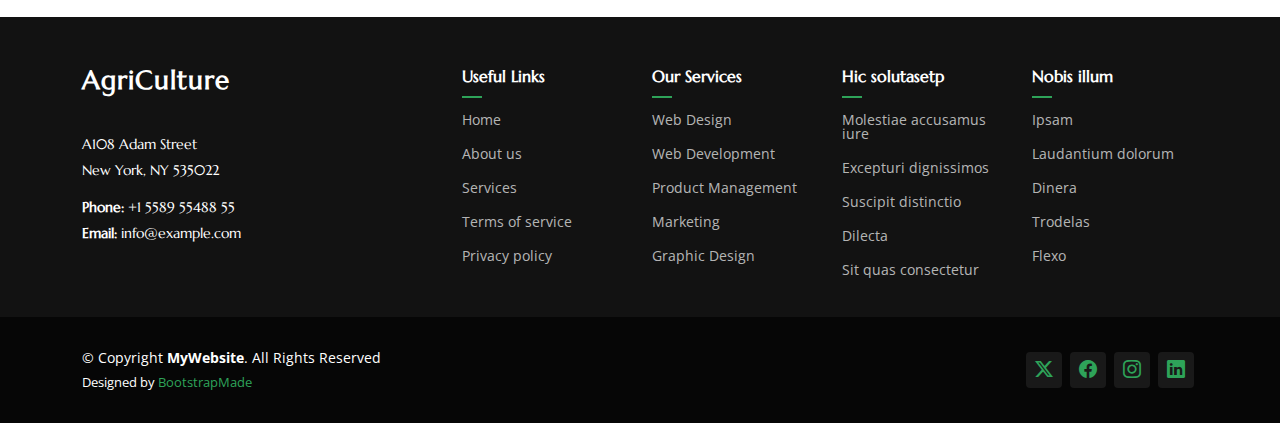
<file: blog-details.html>
<!DOCTYPE html>
<html lang="en">

<head>
  <meta charset="utf-8">
  <meta content="width=device-width, initial-scale=1.0" name="viewport">
  <title>Blog Details - AgriCulture Bootstrap Template</title>
  <meta name="description" content="">
  <meta name="keywords" content="">

  <!-- Favicons -->
  <link href="assets/img/favicon.png" rel="icon">
  <link href="assets/img/apple-touch-icon.png" rel="apple-touch-icon">

  <!-- Fonts -->
  <link href="https://fonts.googleapis.com" rel="preconnect">
  <link href="https://fonts.gstatic.com" rel="preconnect" crossorigin>
  <link href="https://fonts.googleapis.com/css2?family=Open+Sans:ital,wght@0,300;0,400;0,500;0,600;0,700;0,800;1,300;1,400;1,500;1,600;1,700;1,800&family=Marcellus:wght@400&display=swap" rel="stylesheet">

  <!-- Vendor CSS Files -->
  <link href="assets/vendor/bootstrap/css/bootstrap.min.css" rel="stylesheet">
  <link href="assets/vendor/bootstrap-icons/bootstrap-icons.css" rel="stylesheet">
  <link href="assets/vendor/aos/aos.css" rel="stylesheet">
  <link href="assets/vendor/swiper/swiper-bundle.min.css" rel="stylesheet">
  <link href="assets/vendor/glightbox/css/glightbox.min.css" rel="stylesheet">

  <!-- Main CSS File -->
  <link href="assets/css/main.css" rel="stylesheet">

  <!-- =======================================================
  * Template Name: AgriCulture
  * Template URL: https://bootstrapmade.com/agriculture-bootstrap-website-template/
  * Updated: Aug 07 2024 with Bootstrap v5.3.3
  * Author: BootstrapMade.com
  * License: https://bootstrapmade.com/license/
  ======================================================== -->
</head>

<body class="blog-details-page">

  <header id="header" class="header d-flex align-items-center position-relative">
    <div class="container-fluid container-xl position-relative d-flex align-items-center justify-content-between">

      <a href="index.html" class="logo d-flex align-items-center">
        <!-- Uncomment the line below if you also wish to use an image logo -->
        <img src="assets/img/logo.png" alt="AgriCulture">
        <!-- <h1 class="sitename">AgriCulture</h1>  -->
      </a>

      <nav id="navmenu" class="navmenu">
        <ul>
          <li><a href="index.html">Home</a></li>
          <li><a href="about.html">About Us</a></li>
          <li><a href="services.html">Our Services</a></li>
          <li><a href="testimonials.html">Testimonials</a></li>
          <li><a href="blog.html">Blog</a></li>
          <li class="dropdown"><a href="#"><span>Dropdown</span> <i class="bi bi-chevron-down toggle-dropdown"></i></a>
            <ul>
              <li><a href="#">Dropdown 1</a></li>
              <li class="dropdown"><a href="#"><span>Deep Dropdown</span> <i class="bi bi-chevron-down toggle-dropdown"></i></a>
                <ul>
                  <li><a href="#">Deep Dropdown 1</a></li>
                  <li><a href="#">Deep Dropdown 2</a></li>
                  <li><a href="#">Deep Dropdown 3</a></li>
                  <li><a href="#">Deep Dropdown 4</a></li>
                  <li><a href="#">Deep Dropdown 5</a></li>
                </ul>
              </li>
              <li><a href="#">Dropdown 2</a></li>
              <li><a href="#">Dropdown 3</a></li>
              <li><a href="#">Dropdown 4</a></li>
            </ul>
          </li>
          <li><a href="contact.html">Contact</a></li>
        </ul>
        <i class="mobile-nav-toggle d-xl-none bi bi-list"></i>
      </nav>

    </div>
  </header>

  <main class="main">

    <!-- Page Title -->
    <div class="page-title dark-background" data-aos="fade" style="background-image: url(assets/img/page-title-bg.webp);">
      <div class="container position-relative">
        <h1>Blog Details</h1>
        <p>Esse dolorum voluptatum ullam est sint nemo et est ipsa porro placeat quibusdam quia assumenda numquam molestias.</p>
        <nav class="breadcrumbs">
          <ol>
            <li><a href="index.html">Home</a></li>
            <li class="current">Blog Details</li>
          </ol>
        </nav>
      </div>
    </div><!-- End Page Title -->

    <div class="container">
      <div class="row">

        <div class="col-lg-8">

          <!-- Blog Details Section -->
          <section id="blog-details" class="blog-details section">
            <div class="container">

              <article class="article">

                <div class="post-img">
                  <img src="assets/img/blog/blog-1.jpg" alt="" class="img-fluid">
                </div>

                <h2 class="title">Dolorum optio tempore voluptas dignissimos cumque fuga qui quibusdam quia</h2>

                <div class="meta-top">
                  <ul>
                    <li class="d-flex align-items-center"><i class="bi bi-person"></i> <a href="blog-details.html">John Doe</a></li>
                    <li class="d-flex align-items-center"><i class="bi bi-clock"></i> <a href="blog-details.html"><time datetime="2020-01-01">Jan 1, 2022</time></a></li>
                    <li class="d-flex align-items-center"><i class="bi bi-chat-dots"></i> <a href="blog-details.html">12 Comments</a></li>
                  </ul>
                </div><!-- End meta top -->

                <div class="content">
                  <p>
                    Similique neque nam consequuntur ad non maxime aliquam quas. Quibusdam animi praesentium. Aliquam et laboriosam eius aut nostrum quidem aliquid dicta.
                    Et eveniet enim. Qui velit est ea dolorem doloremque deleniti aperiam unde soluta. Est cum et quod quos aut ut et sit sunt. Voluptate porro consequatur assumenda perferendis dolore.
                  </p>

                  <p>
                    Sit repellat hic cupiditate hic ut nemo. Quis nihil sunt non reiciendis. Sequi in accusamus harum vel aspernatur. Excepturi numquam nihil cumque odio. Et voluptate cupiditate.
                  </p>

                  <blockquote>
                    <p>
                      Et vero doloremque tempore voluptatem ratione vel aut. Deleniti sunt animi aut. Aut eos aliquam doloribus minus autem quos.
                    </p>
                  </blockquote>

                  <p>
                    Sed quo laboriosam qui architecto. Occaecati repellendus omnis dicta inventore tempore provident voluptas mollitia aliquid. Id repellendus quia. Asperiores nihil magni dicta est suscipit perspiciatis. Voluptate ex rerum assumenda dolores nihil quaerat.
                    Dolor porro tempora et quibusdam voluptas. Beatae aut at ad qui tempore corrupti velit quisquam rerum. Omnis dolorum exercitationem harum qui qui blanditiis neque.
                    Iusto autem itaque. Repudiandae hic quae aspernatur ea neque qui. Architecto voluptatem magni. Vel magnam quod et tempora deleniti error rerum nihil tempora.
                  </p>

                  <h3>Et quae iure vel ut odit alias.</h3>
                  <p>
                    Officiis animi maxime nulla quo et harum eum quis a. Sit hic in qui quos fugit ut rerum atque. Optio provident dolores atque voluptatem rem excepturi molestiae qui. Voluptatem laborum omnis ullam quibusdam perspiciatis nulla nostrum. Voluptatum est libero eum nesciunt aliquid qui.
                    Quia et suscipit non sequi. Maxime sed odit. Beatae nesciunt nesciunt accusamus quia aut ratione aspernatur dolor. Sint harum eveniet dicta exercitationem minima. Exercitationem omnis asperiores natus aperiam dolor consequatur id ex sed. Quibusdam rerum dolores sint consequatur quidem ea.
                    Beatae minima sunt libero soluta sapiente in rem assumenda. Et qui odit voluptatem. Cum quibusdam voluptatem voluptatem accusamus mollitia aut atque aut.
                  </p>
                  <img src="assets/img/blog/blog-inside-post.jpg" class="img-fluid" alt="">

                  <h3>Ut repellat blanditiis est dolore sunt dolorum quae.</h3>
                  <p>
                    Rerum ea est assumenda pariatur quasi et quam. Facilis nam porro amet nostrum. In assumenda quia quae a id praesentium. Quos deleniti libero sed occaecati aut porro autem. Consectetur sed excepturi sint non placeat quia repellat incidunt labore. Autem facilis hic dolorum dolores vel.
                    Consectetur quasi id et optio praesentium aut asperiores eaque aut. Explicabo omnis quibusdam esse. Ex libero illum iusto totam et ut aut blanditiis. Veritatis numquam ut illum ut a quam vitae.
                  </p>
                  <p>
                    Alias quia non aliquid. Eos et ea velit. Voluptatem maxime enim omnis ipsa voluptas incidunt. Nulla sit eaque mollitia nisi asperiores est veniam.
                  </p>

                </div><!-- End post content -->

                <div class="meta-bottom">
                  <i class="bi bi-folder"></i>
                  <ul class="cats">
                    <li><a href="#">Business</a></li>
                  </ul>

                  <i class="bi bi-tags"></i>
                  <ul class="tags">
                    <li><a href="#">Creative</a></li>
                    <li><a href="#">Tips</a></li>
                    <li><a href="#">Marketing</a></li>
                  </ul>
                </div><!-- End meta bottom -->

              </article>

            </div>
          </section><!-- /Blog Details Section -->

          <!-- Blog Comments Section -->
          <section id="blog-comments" class="blog-comments section">

            <div class="container">

              <h4 class="comments-count">8 Comments</h4>

              <div id="comment-1" class="comment">
                <div class="d-flex">
                  <div class="comment-img"><img src="assets/img/blog/comments-1.jpg" alt=""></div>
                  <div>
                    <h5><a href="">Georgia Reader</a> <a href="#" class="reply"><i class="bi bi-reply-fill"></i> Reply</a></h5>
                    <time datetime="2020-01-01">01 Jan,2022</time>
                    <p>
                      Et rerum totam nisi. Molestiae vel quam dolorum vel voluptatem et et. Est ad aut sapiente quis molestiae est qui cum soluta.
                      Vero aut rerum vel. Rerum quos laboriosam placeat ex qui. Sint qui facilis et.
                    </p>
                  </div>
                </div>
              </div><!-- End comment #1 -->

              <div id="comment-2" class="comment">
                <div class="d-flex">
                  <div class="comment-img"><img src="assets/img/blog/comments-2.jpg" alt=""></div>
                  <div>
                    <h5><a href="">Aron Alvarado</a> <a href="#" class="reply"><i class="bi bi-reply-fill"></i> Reply</a></h5>
                    <time datetime="2020-01-01">01 Jan,2022</time>
                    <p>
                      Ipsam tempora sequi voluptatem quis sapiente non. Autem itaque eveniet saepe. Officiis illo ut beatae.
                    </p>
                  </div>
                </div>

                <div id="comment-reply-1" class="comment comment-reply">
                  <div class="d-flex">
                    <div class="comment-img"><img src="assets/img/blog/comments-3.jpg" alt=""></div>
                    <div>
                      <h5><a href="">Lynda Small</a> <a href="#" class="reply"><i class="bi bi-reply-fill"></i> Reply</a></h5>
                      <time datetime="2020-01-01">01 Jan,2022</time>
                      <p>
                        Enim ipsa eum fugiat fuga repellat. Commodi quo quo dicta. Est ullam aspernatur ut vitae quia mollitia id non. Qui ad quas nostrum rerum sed necessitatibus aut est. Eum officiis sed repellat maxime vero nisi natus. Amet nesciunt nesciunt qui illum omnis est et dolor recusandae.

                        Recusandae sit ad aut impedit et. Ipsa labore dolor impedit et natus in porro aut. Magnam qui cum. Illo similique occaecati nihil modi eligendi. Pariatur distinctio labore omnis incidunt et illum. Expedita et dignissimos distinctio laborum minima fugiat.

                        Libero corporis qui. Nam illo odio beatae enim ducimus. Harum reiciendis error dolorum non autem quisquam vero rerum neque.
                      </p>
                    </div>
                  </div>

                  <div id="comment-reply-2" class="comment comment-reply">
                    <div class="d-flex">
                      <div class="comment-img"><img src="assets/img/blog/comments-4.jpg" alt=""></div>
                      <div>
                        <h5><a href="">Sianna Ramsay</a> <a href="#" class="reply"><i class="bi bi-reply-fill"></i> Reply</a></h5>
                        <time datetime="2020-01-01">01 Jan,2022</time>
                        <p>
                          Et dignissimos impedit nulla et quo distinctio ex nemo. Omnis quia dolores cupiditate et. Ut unde qui eligendi sapiente omnis ullam. Placeat porro est commodi est officiis voluptas repellat quisquam possimus. Perferendis id consectetur necessitatibus.
                        </p>
                      </div>
                    </div>

                  </div><!-- End comment reply #2-->

                </div><!-- End comment reply #1-->

              </div><!-- End comment #2-->

              <div id="comment-3" class="comment">
                <div class="d-flex">
                  <div class="comment-img"><img src="assets/img/blog/comments-5.jpg" alt=""></div>
                  <div>
                    <h5><a href="">Nolan Davidson</a> <a href="#" class="reply"><i class="bi bi-reply-fill"></i> Reply</a></h5>
                    <time datetime="2020-01-01">01 Jan,2022</time>
                    <p>
                      Distinctio nesciunt rerum reprehenderit sed. Iste omnis eius repellendus quia nihil ut accusantium tempore. Nesciunt expedita id dolor exercitationem aspernatur aut quam ut. Voluptatem est accusamus iste at.
                      Non aut et et esse qui sit modi neque. Exercitationem et eos aspernatur. Ea est consequuntur officia beatae ea aut eos soluta. Non qui dolorum voluptatibus et optio veniam. Quam officia sit nostrum dolorem.
                    </p>
                  </div>
                </div>

              </div><!-- End comment #3 -->

              <div id="comment-4" class="comment">
                <div class="d-flex">
                  <div class="comment-img"><img src="assets/img/blog/comments-6.jpg" alt=""></div>
                  <div>
                    <h5><a href="">Kay Duggan</a> <a href="#" class="reply"><i class="bi bi-reply-fill"></i> Reply</a></h5>
                    <time datetime="2020-01-01">01 Jan,2022</time>
                    <p>
                      Dolorem atque aut. Omnis doloremque blanditiis quia eum porro quis ut velit tempore. Cumque sed quia ut maxime. Est ad aut cum. Ut exercitationem non in fugiat.
                    </p>
                  </div>
                </div>

              </div><!-- End comment #4 -->

            </div>

          </section><!-- /Blog Comments Section -->

          <!-- Comment Form Section -->
          <section id="comment-form" class="comment-form section">
            <div class="container">

              <form action="">

                <h4>Post Comment</h4>
                <p>Your email address will not be published. Required fields are marked * </p>
                <div class="row">
                  <div class="col-md-6 form-group">
                    <input name="name" type="text" class="form-control" placeholder="Your Name*">
                  </div>
                  <div class="col-md-6 form-group">
                    <input name="email" type="text" class="form-control" placeholder="Your Email*">
                  </div>
                </div>
                <div class="row">
                  <div class="col form-group">
                    <input name="website" type="text" class="form-control" placeholder="Your Website">
                  </div>
                </div>
                <div class="row">
                  <div class="col form-group">
                    <textarea name="comment" class="form-control" placeholder="Your Comment*"></textarea>
                  </div>
                </div>

                <div class="text-center">
                  <button type="submit" class="btn btn-primary">Post Comment</button>
                </div>

              </form>

            </div>
          </section><!-- /Comment Form Section -->

        </div>

        <div class="col-lg-4 sidebar">

          <div class="widgets-container">

            <!-- Blog Author Widget -->
            <div class="blog-author-widget widget-item">

              <div class="d-flex flex-column align-items-center">
                <div class="d-flex align-items-center w-100">
                  <img src="assets/img/blog/blog-author.jpg" class="rounded-circle flex-shrink-0" alt="">
                  <div>
                    <h4>Jane Smith</h4>
                    <div class="social-links">
                      <a href="https://x.com/#"><i class="bi bi-twitter-x"></i></a>
                      <a href="https://facebook.com/#"><i class="bi bi-facebook"></i></a>
                      <a href="https://instagram.com/#"><i class="biu bi-instagram"></i></a>
                      <a href="https://instagram.com/#"><i class="biu bi-linkedin"></i></a>
                    </div>
                  </div>
                </div>

                <p>
                  Itaque quidem optio quia voluptatibus dolorem dolor. Modi eum sed possimus accusantium. Quas repellat voluptatem officia numquam sint aspernatur voluptas. Esse et accusantium ut unde voluptas.
                </p>

              </div>

            </div><!--/Blog Author Widget -->

            <!-- Search Widget -->
            <div class="search-widget widget-item">

              <h3 class="widget-title">Search</h3>
              <form action="">
                <input type="text">
                <button type="submit" title="Search"><i class="bi bi-search"></i></button>
              </form>

            </div><!--/Search Widget -->

            <!-- Categories Widget -->
            <div class="categories-widget widget-item">

              <h3 class="widget-title">Categories</h3>
              <ul class="mt-3">
                <li><a href="#">General <span>(25)</span></a></li>
                <li><a href="#">Lifestyle <span>(12)</span></a></li>
                <li><a href="#">Travel <span>(5)</span></a></li>
                <li><a href="#">Design <span>(22)</span></a></li>
                <li><a href="#">Creative <span>(8)</span></a></li>
                <li><a href="#">Educaion <span>(14)</span></a></li>
              </ul>

            </div><!--/Categories Widget -->

            <!-- Recent Posts Widget 2 -->
            <div class="recent-posts-widget-2 widget-item">

              <h3 class="widget-title">Recent Posts</h3>

              <div class="post-item">
                <h4><a href="blog-details.html">Nihil blanditiis at in nihil autem</a></h4>
                <time datetime="2020-01-01">Jan 1, 2020</time>
              </div><!-- End recent post item-->

              <div class="post-item">
                <h4><a href="blog-details.html">Quidem autem et impedit</a></h4>
                <time datetime="2020-01-01">Jan 1, 2020</time>
              </div><!-- End recent post item-->

              <div class="post-item">
                <h4><a href="blog-details.html">Id quia et et ut maxime similique occaecati ut</a></h4>
                <time datetime="2020-01-01">Jan 1, 2020</time>
              </div><!-- End recent post item-->

              <div class="post-item">
                <h4><a href="blog-details.html">Laborum corporis quo dara net para</a></h4>
                <time datetime="2020-01-01">Jan 1, 2020</time>
              </div><!-- End recent post item-->

              <div class="post-item">
                <h4><a href="blog-details.html">Et dolores corrupti quae illo quod dolor</a></h4>
                <time datetime="2020-01-01">Jan 1, 2020</time>
              </div><!-- End recent post item-->

            </div><!--/Recent Posts Widget 2 -->

            <!-- Tags Widget -->
            <div class="tags-widget widget-item">

              <h3 class="widget-title">Tags</h3>
              <ul>
                <li><a href="#">App</a></li>
                <li><a href="#">IT</a></li>
                <li><a href="#">Business</a></li>
                <li><a href="#">Mac</a></li>
                <li><a href="#">Design</a></li>
                <li><a href="#">Office</a></li>
                <li><a href="#">Creative</a></li>
                <li><a href="#">Studio</a></li>
                <li><a href="#">Smart</a></li>
                <li><a href="#">Tips</a></li>
                <li><a href="#">Marketing</a></li>
              </ul>

            </div><!--/Tags Widget -->

          </div>

        </div>

      </div>
    </div>

  </main>

  <footer id="footer" class="footer dark-background">

    <div class="footer-top">
      <div class="container">
        <div class="row gy-4">
          <div class="col-lg-4 col-md-6 footer-about">
            <a href="index.html" class="logo d-flex align-items-center">
              <span class="sitename">AgriCulture</span>
            </a>
            <div class="footer-contact pt-3">
              <p>A108 Adam Street</p>
              <p>New York, NY 535022</p>
              <p class="mt-3"><strong>Phone:</strong> <span>+1 5589 55488 55</span></p>
              <p><strong>Email:</strong> <span>info@example.com</span></p>
            </div>
          </div>

          <div class="col-lg-2 col-md-3 footer-links">
            <h4>Useful Links</h4>
            <ul>
              <li><a href="#">Home</a></li>
              <li><a href="#">About us</a></li>
              <li><a href="#">Services</a></li>
              <li><a href="#">Terms of service</a></li>
              <li><a href="#">Privacy policy</a></li>
            </ul>
          </div>

          <div class="col-lg-2 col-md-3 footer-links">
            <h4>Our Services</h4>
            <ul>
              <li><a href="#">Web Design</a></li>
              <li><a href="#">Web Development</a></li>
              <li><a href="#">Product Management</a></li>
              <li><a href="#">Marketing</a></li>
              <li><a href="#">Graphic Design</a></li>
            </ul>
          </div>

          <div class="col-lg-2 col-md-3 footer-links">
            <h4>Hic solutasetp</h4>
            <ul>
              <li><a href="#">Molestiae accusamus iure</a></li>
              <li><a href="#">Excepturi dignissimos</a></li>
              <li><a href="#">Suscipit distinctio</a></li>
              <li><a href="#">Dilecta</a></li>
              <li><a href="#">Sit quas consectetur</a></li>
            </ul>
          </div>

          <div class="col-lg-2 col-md-3 footer-links">
            <h4>Nobis illum</h4>
            <ul>
              <li><a href="#">Ipsam</a></li>
              <li><a href="#">Laudantium dolorum</a></li>
              <li><a href="#">Dinera</a></li>
              <li><a href="#">Trodelas</a></li>
              <li><a href="#">Flexo</a></li>
            </ul>
          </div>

        </div>
      </div>
    </div>

    <div class="copyright text-center">
      <div class="container d-flex flex-column flex-lg-row justify-content-center justify-content-lg-between align-items-center">

        <div class="d-flex flex-column align-items-center align-items-lg-start">
          <div>
            © Copyright <strong><span>MyWebsite</span></strong>. All Rights Reserved
          </div>
          <div class="credits">
            <!-- All the links in the footer should remain intact. -->
            <!-- You can delete the links only if you purchased the pro version. -->
            <!-- Licensing information: https://bootstrapmade.com/license/ -->
            <!-- Purchase the pro version with working PHP/AJAX contact form: https://bootstrapmade.com/herobiz-bootstrap-business-template/ -->
            Designed by <a href="https://bootstrapmade.com/">BootstrapMade</a>
          </div>
        </div>

        <div class="social-links order-first order-lg-last mb-3 mb-lg-0">
          <a href=""><i class="bi bi-twitter-x"></i></a>
          <a href=""><i class="bi bi-facebook"></i></a>
          <a href=""><i class="bi bi-instagram"></i></a>
          <a href=""><i class="bi bi-linkedin"></i></a>
        </div>

      </div>
    </div>

  </footer>

  <!-- Scroll Top -->
  <a href="#" id="scroll-top" class="scroll-top d-flex align-items-center justify-content-center"><i class="bi bi-arrow-up-short"></i></a>

  <!-- Preloader -->
  <div id="preloader"></div>

  <!-- Vendor JS Files -->
  <script src="assets/vendor/bootstrap/js/bootstrap.bundle.min.js"></script>
  <script src="assets/vendor/php-email-form/validate.js"></script>
  <script src="assets/vendor/aos/aos.js"></script>
  <script src="assets/vendor/swiper/swiper-bundle.min.js"></script>
  <script src="assets/vendor/glightbox/js/glightbox.min.js"></script>

  <!-- Main JS File -->
  <script src="assets/js/main.js"></script>

</body>

</html>
</file>
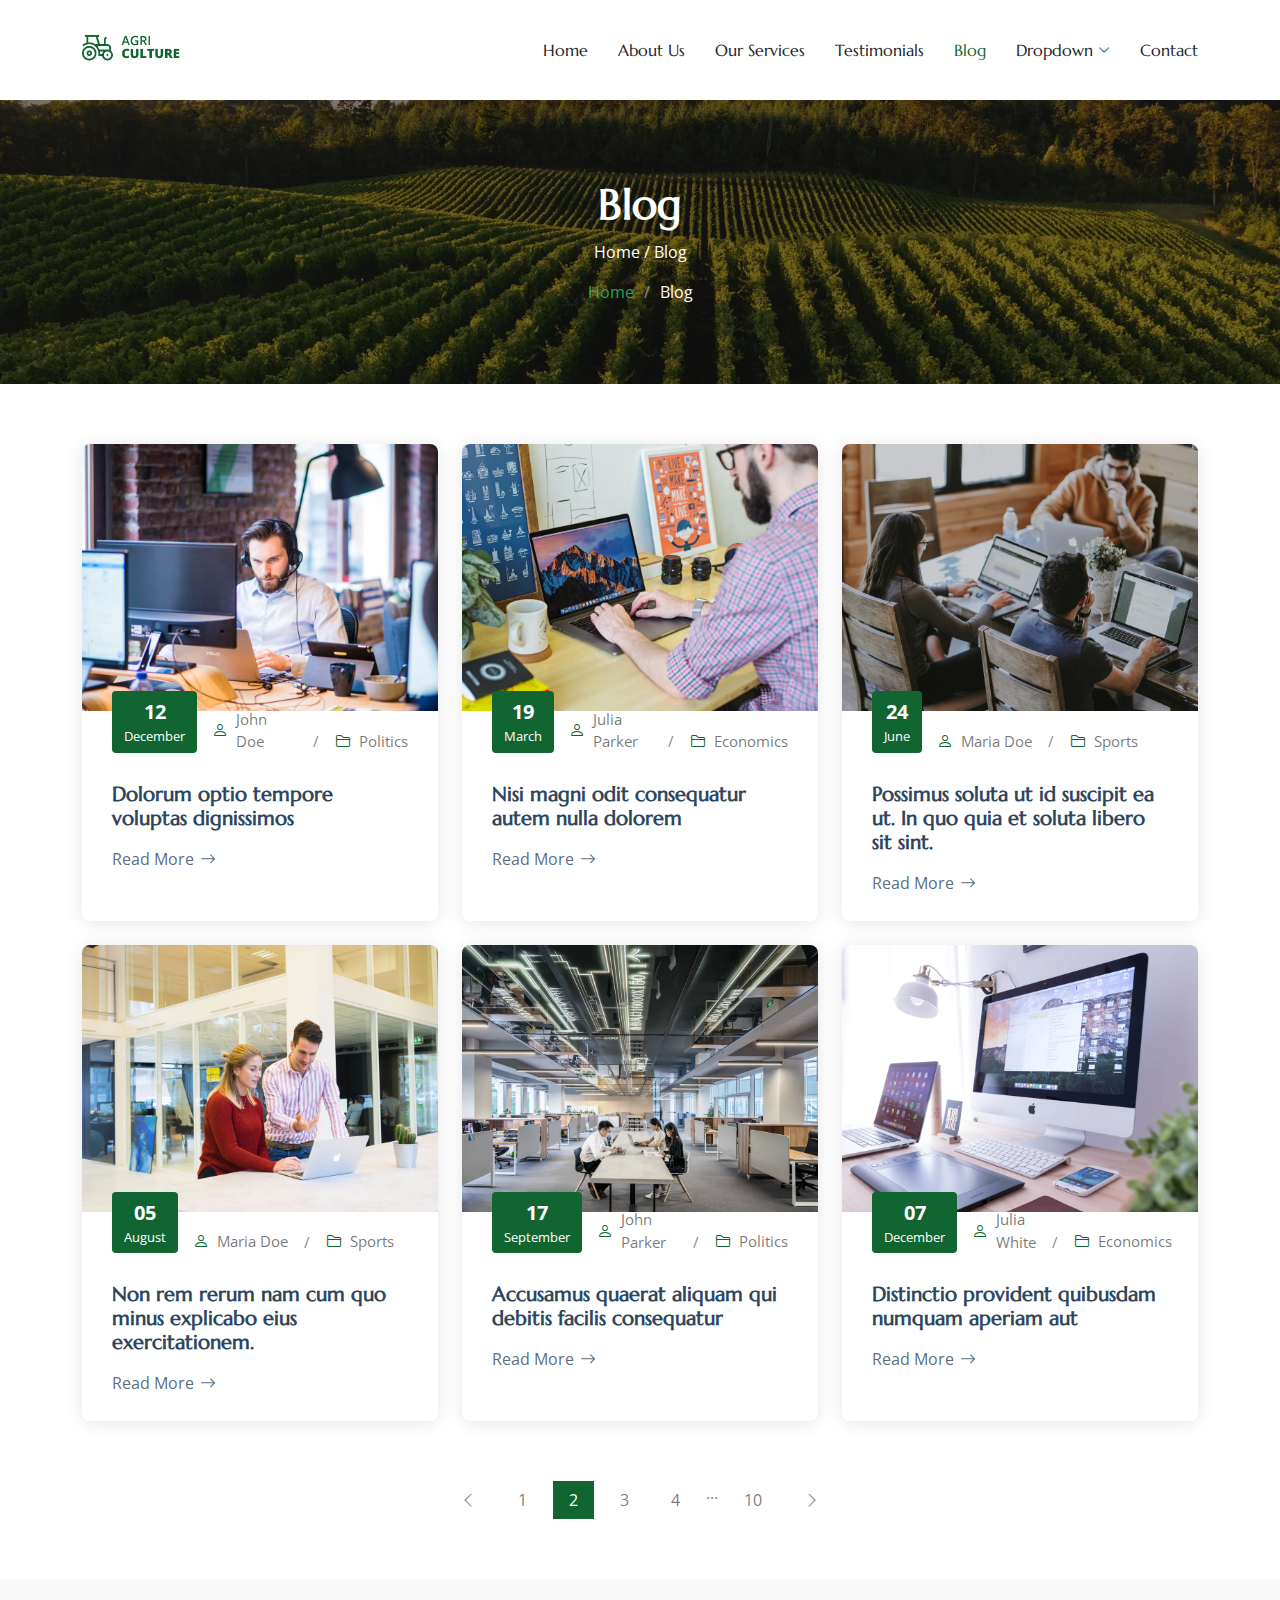
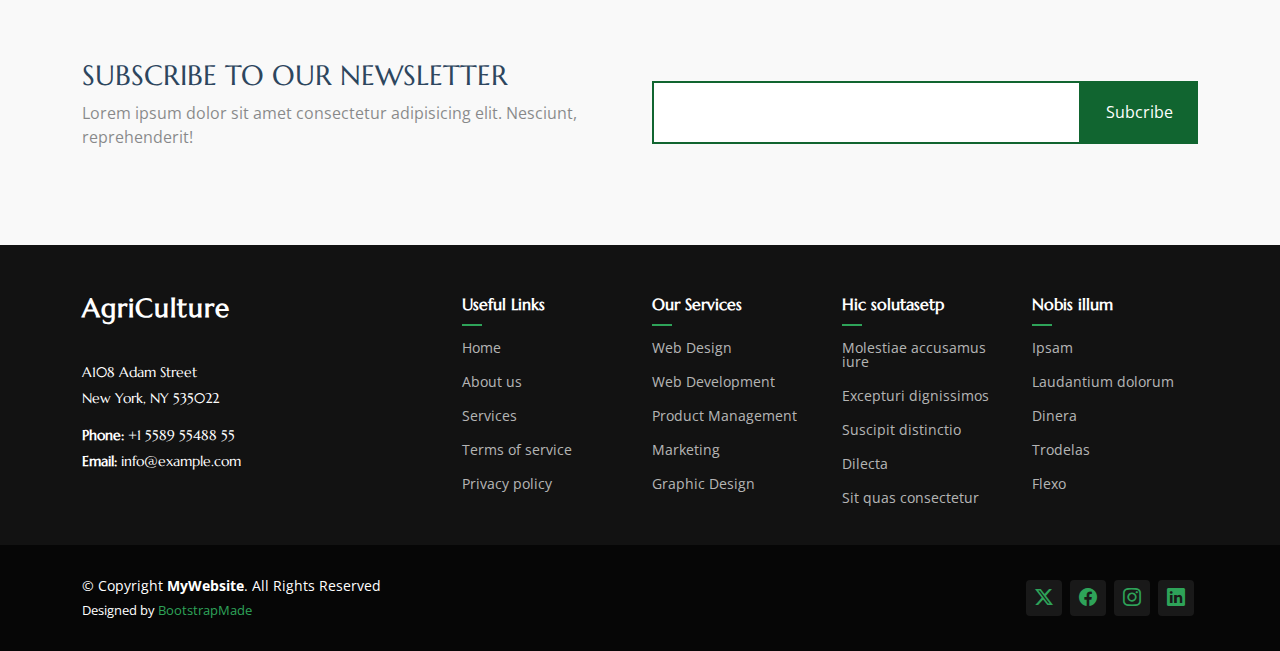
<file: blog.html>
<!DOCTYPE html>
<html lang="en">

<head>
  <meta charset="utf-8">
  <meta content="width=device-width, initial-scale=1.0" name="viewport">
  <title>Blog - AgriCulture Bootstrap Template</title>
  <meta name="description" content="">
  <meta name="keywords" content="">

  <!-- Favicons -->
  <link href="assets/img/favicon.png" rel="icon">
  <link href="assets/img/apple-touch-icon.png" rel="apple-touch-icon">

  <!-- Fonts -->
  <link href="https://fonts.googleapis.com" rel="preconnect">
  <link href="https://fonts.gstatic.com" rel="preconnect" crossorigin>
  <link href="https://fonts.googleapis.com/css2?family=Open+Sans:ital,wght@0,300;0,400;0,500;0,600;0,700;0,800;1,300;1,400;1,500;1,600;1,700;1,800&family=Marcellus:wght@400&display=swap" rel="stylesheet">

  <!-- Vendor CSS Files -->
  <link href="assets/vendor/bootstrap/css/bootstrap.min.css" rel="stylesheet">
  <link href="assets/vendor/bootstrap-icons/bootstrap-icons.css" rel="stylesheet">
  <link href="assets/vendor/aos/aos.css" rel="stylesheet">
  <link href="assets/vendor/swiper/swiper-bundle.min.css" rel="stylesheet">
  <link href="assets/vendor/glightbox/css/glightbox.min.css" rel="stylesheet">

  <!-- Main CSS File -->
  <link href="assets/css/main.css" rel="stylesheet">

  <!-- =======================================================
  * Template Name: AgriCulture
  * Template URL: https://bootstrapmade.com/agriculture-bootstrap-website-template/
  * Updated: Aug 07 2024 with Bootstrap v5.3.3
  * Author: BootstrapMade.com
  * License: https://bootstrapmade.com/license/
  ======================================================== -->
</head>

<body class="blog-page">

  <header id="header" class="header d-flex align-items-center position-relative">
    <div class="container-fluid container-xl position-relative d-flex align-items-center justify-content-between">

      <a href="index.html" class="logo d-flex align-items-center">
        <!-- Uncomment the line below if you also wish to use an image logo -->
        <img src="assets/img/logo.png" alt="AgriCulture">
        <!-- <h1 class="sitename">AgriCulture</h1>  -->
      </a>

      <nav id="navmenu" class="navmenu">
        <ul>
          <li><a href="index.html">Home</a></li>
          <li><a href="about.html">About Us</a></li>
          <li><a href="services.html">Our Services</a></li>
          <li><a href="testimonials.html">Testimonials</a></li>
          <li><a href="blog.html" class="active">Blog</a></li>
          <li class="dropdown"><a href="#"><span>Dropdown</span> <i class="bi bi-chevron-down toggle-dropdown"></i></a>
            <ul>
              <li><a href="#">Dropdown 1</a></li>
              <li class="dropdown"><a href="#"><span>Deep Dropdown</span> <i class="bi bi-chevron-down toggle-dropdown"></i></a>
                <ul>
                  <li><a href="#">Deep Dropdown 1</a></li>
                  <li><a href="#">Deep Dropdown 2</a></li>
                  <li><a href="#">Deep Dropdown 3</a></li>
                  <li><a href="#">Deep Dropdown 4</a></li>
                  <li><a href="#">Deep Dropdown 5</a></li>
                </ul>
              </li>
              <li><a href="#">Dropdown 2</a></li>
              <li><a href="#">Dropdown 3</a></li>
              <li><a href="#">Dropdown 4</a></li>
            </ul>
          </li>
          <li><a href="contact.html">Contact</a></li>
        </ul>
        <i class="mobile-nav-toggle d-xl-none bi bi-list"></i>
      </nav>

    </div>
  </header>

  <main class="main">

    <!-- Page Title -->
    <div class="page-title dark-background" data-aos="fade" style="background-image: url(assets/img/page-title-bg.webp);">
      <div class="container position-relative">
        <h1>Blog</h1>
        <p>
          Home
          /
          Blog</p>
        <nav class="breadcrumbs">
          <ol>
            <li><a href="index.html">Home</a></li>
            <li class="current">Blog</li>
          </ol>
        </nav>
      </div>
    </div><!-- End Page Title -->

    <!-- Blog Posts 2 Section -->
    <section id="blog-posts-2" class="blog-posts-2 section">

      <div class="container">
        <div class="row gy-4">

          <div class="col-lg-4">
            <article class="position-relative h-100">

              <div class="post-img position-relative overflow-hidden">
                <img src="assets/img/blog/blog-1.jpg" class="img-fluid" alt="">
              </div>

              <div class="meta d-flex align-items-end">
                <span class="post-date"><span>12</span>December</span>
                <div class="d-flex align-items-center">
                  <i class="bi bi-person"></i> <span class="ps-2">John Doe</span>
                </div>
                <span class="px-3 text-black-50">/</span>
                <div class="d-flex align-items-center">
                  <i class="bi bi-folder2"></i> <span class="ps-2">Politics</span>
                </div>
              </div>

              <div class="post-content d-flex flex-column">

                <h3 class="post-title">Dolorum optio tempore voluptas dignissimos</h3>
                <a href="blog-details.html" class="readmore stretched-link"><span>Read More</span><i class="bi bi-arrow-right"></i></a>

              </div>

            </article>
          </div><!-- End post list item -->

          <div class="col-lg-4">
            <article class="position-relative h-100">

              <div class="post-img position-relative overflow-hidden">
                <img src="assets/img/blog/blog-2.jpg" class="img-fluid" alt="">
              </div>

              <div class="meta d-flex align-items-end">
                <span class="post-date"><span>19</span>March</span>
                <div class="d-flex align-items-center">
                  <i class="bi bi-person"></i> <span class="ps-2">Julia Parker</span>
                </div>
                <span class="px-3 text-black-50">/</span>
                <div class="d-flex align-items-center">
                  <i class="bi bi-folder2"></i> <span class="ps-2">Economics</span>
                </div>
              </div>

              <div class="post-content d-flex flex-column">
                <h3 class="post-title">Nisi magni odit consequatur autem nulla dolorem</h3>
                <a href="blog-details.html" class="readmore stretched-link"><span>Read More</span><i class="bi bi-arrow-right"></i></a>
              </div>

            </article>
          </div><!-- End post list item -->

          <div class="col-lg-4">
            <article class="position-relative h-100">

              <div class="post-img position-relative overflow-hidden">
                <img src="assets/img/blog/blog-3.jpg" class="img-fluid" alt="">
              </div>
              <div class="meta d-flex align-items-end">
                <span class="post-date"><span>24</span>June</span>
                <div class="d-flex align-items-center">
                  <i class="bi bi-person"></i> <span class="ps-2">Maria Doe</span>
                </div>
                <span class="px-3 text-black-50">/</span>
                <div class="d-flex align-items-center">
                  <i class="bi bi-folder2"></i> <span class="ps-2">Sports</span>
                </div>
              </div>

              <div class="post-content d-flex flex-column">
                <h3 class="post-title">Possimus soluta ut id suscipit ea ut. In quo quia et soluta libero sit sint.</h3>
                <a href="blog-details.html" class="readmore stretched-link"><span>Read More</span><i class="bi bi-arrow-right"></i></a>
              </div>

            </article>
          </div><!-- End post list item -->

          <div class="col-lg-4">
            <article class="position-relative h-100">

              <div class="post-img position-relative overflow-hidden">
                <img src="assets/img/blog/blog-4.jpg" class="img-fluid" alt="">
              </div>
              <div class="meta d-flex align-items-end">
                <span class="post-date"><span>05</span>August</span>
                <div class="d-flex align-items-center">
                  <i class="bi bi-person"></i> <span class="ps-2">Maria Doe</span>
                </div>
                <span class="px-3 text-black-50">/</span>
                <div class="d-flex align-items-center">
                  <i class="bi bi-folder2"></i> <span class="ps-2">Sports</span>
                </div>
              </div>

              <div class="post-content d-flex flex-column">
                <h3 class="post-title">Non rem rerum nam cum quo minus explicabo eius exercitationem.</h3>
                <a href="blog-details.html" class="readmore stretched-link"><span>Read More</span><i class="bi bi-arrow-right"></i></a>
              </div>

            </article>
          </div><!-- End post list item -->

          <div class="col-lg-4">
            <article class="position-relative h-100">

              <div class="post-img position-relative overflow-hidden">
                <img src="assets/img/blog/blog-5.jpg" class="img-fluid" alt="">
              </div>

              <div class="meta d-flex align-items-end">
                <span class="post-date"><span>17</span>September</span>
                <div class="d-flex align-items-center">
                  <i class="bi bi-person"></i> <span class="ps-2">John Parker</span>
                </div>
                <span class="px-3 text-black-50">/</span>
                <div class="d-flex align-items-center">
                  <i class="bi bi-folder2"></i> <span class="ps-2">Politics</span>
                </div>
              </div>

              <div class="post-content d-flex flex-column">

                <h3 class="post-title">Accusamus quaerat aliquam qui debitis facilis consequatur</h3>
                <a href="blog-details.html" class="readmore stretched-link"><span>Read More</span><i class="bi bi-arrow-right"></i></a>

              </div>

            </article>
          </div><!-- End post list item -->

          <div class="col-lg-4">
            <article class="position-relative h-100">

              <div class="post-img position-relative overflow-hidden">
                <img src="assets/img/blog/blog-6.jpg" class="img-fluid" alt="">
              </div>

              <div class="meta d-flex align-items-end">
                <span class="post-date"><span>07</span>December</span>
                <div class="d-flex align-items-center">
                  <i class="bi bi-person"></i> <span class="ps-2">Julia White</span>
                </div>
                <span class="px-3 text-black-50">/</span>
                <div class="d-flex align-items-center">
                  <i class="bi bi-folder2"></i> <span class="ps-2">Economics</span>
                </div>
              </div>

              <div class="post-content d-flex flex-column">

                <h3 class="post-title">Distinctio provident quibusdam numquam aperiam aut</h3>
                <a href="blog-details.html" class="readmore stretched-link"><span>Read More</span><i class="bi bi-arrow-right"></i></a>

              </div>

            </article>
          </div><!-- End post list item -->

        </div>
      </div>

    </section><!-- /Blog Posts 2 Section -->

    <!-- Blog Pagination Section -->
    <section id="blog-pagination" class="blog-pagination section">

      <div class="container">
        <div class="d-flex justify-content-center">
          <ul>
            <li><a href="#"><i class="bi bi-chevron-left"></i></a></li>
            <li><a href="#">1</a></li>
            <li><a href="#" class="active">2</a></li>
            <li><a href="#">3</a></li>
            <li><a href="#">4</a></li>
            <li>...</li>
            <li><a href="#">10</a></li>
            <li><a href="#"><i class="bi bi-chevron-right"></i></a></li>
          </ul>
        </div>
      </div>

    </section><!-- /Blog Pagination Section -->

    <!-- Call To Action Section -->
    <section id="call-to-action" class="call-to-action section light-background">

      <div class="content">
        <div class="container">
          <div class="row align-items-center">
            <div class="col-lg-6">
              <h3>Subscribe To Our Newsletter</h3>
              <p class="opacity-50">
                Lorem ipsum dolor sit amet consectetur adipisicing elit.
                Nesciunt, reprehenderit!
              </p>
            </div>
            <div class="col-lg-6">
              <form action="forms/newsletter.php" class="form-subscribe php-email-form">
                <div class="form-group d-flex align-items-stretch">
                  <input type="email" name="email" class="form-control h-100" placeholder="Enter your e-mail">
                  <input type="submit" class="btn btn-secondary px-4" value="Subcribe">
                </div>
                <div class="loading">Loading</div>
                <div class="error-message"></div>
                <div class="sent-message">
                  Your subscription request has been sent. Thank you!
                </div>
              </form>
            </div>
          </div>
        </div>
      </div>
    </section><!-- /Call To Action Section -->

  </main>

  <footer id="footer" class="footer dark-background">

    <div class="footer-top">
      <div class="container">
        <div class="row gy-4">
          <div class="col-lg-4 col-md-6 footer-about">
            <a href="index.html" class="logo d-flex align-items-center">
              <span class="sitename">AgriCulture</span>
            </a>
            <div class="footer-contact pt-3">
              <p>A108 Adam Street</p>
              <p>New York, NY 535022</p>
              <p class="mt-3"><strong>Phone:</strong> <span>+1 5589 55488 55</span></p>
              <p><strong>Email:</strong> <span>info@example.com</span></p>
            </div>
          </div>

          <div class="col-lg-2 col-md-3 footer-links">
            <h4>Useful Links</h4>
            <ul>
              <li><a href="#">Home</a></li>
              <li><a href="#">About us</a></li>
              <li><a href="#">Services</a></li>
              <li><a href="#">Terms of service</a></li>
              <li><a href="#">Privacy policy</a></li>
            </ul>
          </div>

          <div class="col-lg-2 col-md-3 footer-links">
            <h4>Our Services</h4>
            <ul>
              <li><a href="#">Web Design</a></li>
              <li><a href="#">Web Development</a></li>
              <li><a href="#">Product Management</a></li>
              <li><a href="#">Marketing</a></li>
              <li><a href="#">Graphic Design</a></li>
            </ul>
          </div>

          <div class="col-lg-2 col-md-3 footer-links">
            <h4>Hic solutasetp</h4>
            <ul>
              <li><a href="#">Molestiae accusamus iure</a></li>
              <li><a href="#">Excepturi dignissimos</a></li>
              <li><a href="#">Suscipit distinctio</a></li>
              <li><a href="#">Dilecta</a></li>
              <li><a href="#">Sit quas consectetur</a></li>
            </ul>
          </div>

          <div class="col-lg-2 col-md-3 footer-links">
            <h4>Nobis illum</h4>
            <ul>
              <li><a href="#">Ipsam</a></li>
              <li><a href="#">Laudantium dolorum</a></li>
              <li><a href="#">Dinera</a></li>
              <li><a href="#">Trodelas</a></li>
              <li><a href="#">Flexo</a></li>
            </ul>
          </div>

        </div>
      </div>
    </div>

    <div class="copyright text-center">
      <div class="container d-flex flex-column flex-lg-row justify-content-center justify-content-lg-between align-items-center">

        <div class="d-flex flex-column align-items-center align-items-lg-start">
          <div>
            © Copyright <strong><span>MyWebsite</span></strong>. All Rights Reserved
          </div>
          <div class="credits">
            <!-- All the links in the footer should remain intact. -->
            <!-- You can delete the links only if you purchased the pro version. -->
            <!-- Licensing information: https://bootstrapmade.com/license/ -->
            <!-- Purchase the pro version with working PHP/AJAX contact form: https://bootstrapmade.com/herobiz-bootstrap-business-template/ -->
            Designed by <a href="https://bootstrapmade.com/">BootstrapMade</a>
          </div>
        </div>

        <div class="social-links order-first order-lg-last mb-3 mb-lg-0">
          <a href=""><i class="bi bi-twitter-x"></i></a>
          <a href=""><i class="bi bi-facebook"></i></a>
          <a href=""><i class="bi bi-instagram"></i></a>
          <a href=""><i class="bi bi-linkedin"></i></a>
        </div>

      </div>
    </div>

  </footer>

  <!-- Scroll Top -->
  <a href="#" id="scroll-top" class="scroll-top d-flex align-items-center justify-content-center"><i class="bi bi-arrow-up-short"></i></a>

  <!-- Preloader -->
  <div id="preloader"></div>

  <!-- Vendor JS Files -->
  <script src="assets/vendor/bootstrap/js/bootstrap.bundle.min.js"></script>
  <script src="assets/vendor/php-email-form/validate.js"></script>
  <script src="assets/vendor/aos/aos.js"></script>
  <script src="assets/vendor/swiper/swiper-bundle.min.js"></script>
  <script src="assets/vendor/glightbox/js/glightbox.min.js"></script>

  <!-- Main JS File -->
  <script src="assets/js/main.js"></script>

</body>

</html>
</file>
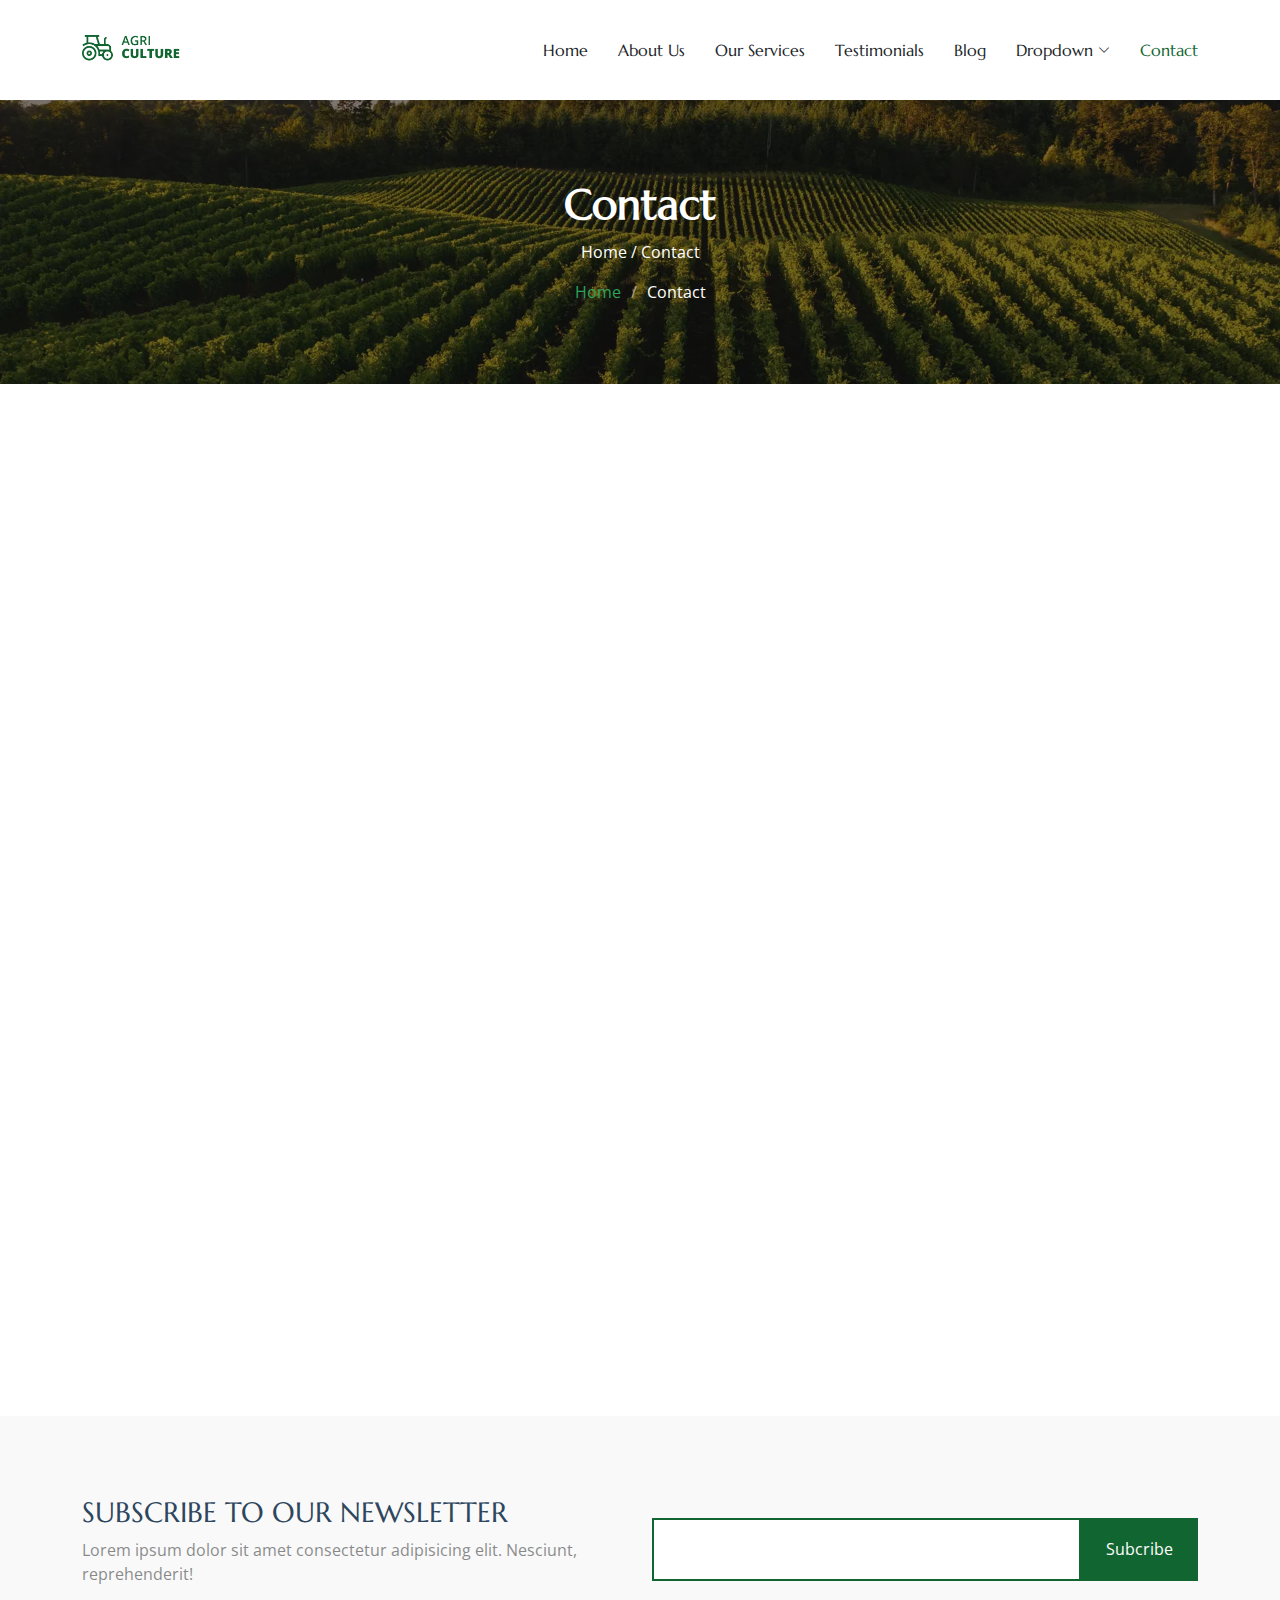
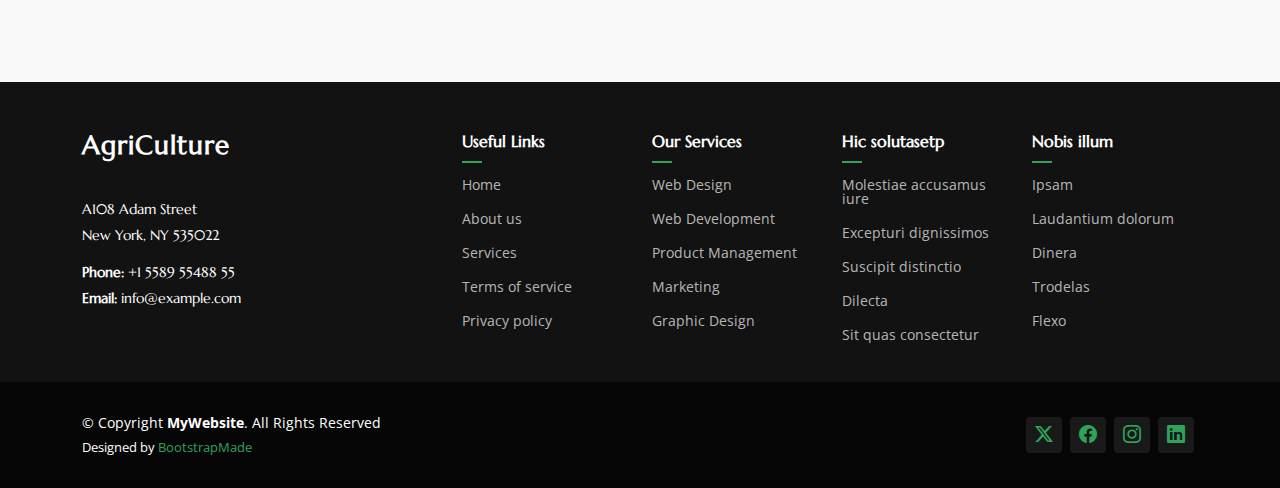
<file: contact.html>
<!DOCTYPE html>
<html lang="en">

<head>
  <meta charset="utf-8">
  <meta content="width=device-width, initial-scale=1.0" name="viewport">
  <title>Contact - AgriCulture Bootstrap Template</title>
  <meta name="description" content="">
  <meta name="keywords" content="">

  <!-- Favicons -->
  <link href="assets/img/favicon.png" rel="icon">
  <link href="assets/img/apple-touch-icon.png" rel="apple-touch-icon">

  <!-- Fonts -->
  <link href="https://fonts.googleapis.com" rel="preconnect">
  <link href="https://fonts.gstatic.com" rel="preconnect" crossorigin>
  <link href="https://fonts.googleapis.com/css2?family=Open+Sans:ital,wght@0,300;0,400;0,500;0,600;0,700;0,800;1,300;1,400;1,500;1,600;1,700;1,800&family=Marcellus:wght@400&display=swap" rel="stylesheet">

  <!-- Vendor CSS Files -->
  <link href="assets/vendor/bootstrap/css/bootstrap.min.css" rel="stylesheet">
  <link href="assets/vendor/bootstrap-icons/bootstrap-icons.css" rel="stylesheet">
  <link href="assets/vendor/aos/aos.css" rel="stylesheet">
  <link href="assets/vendor/swiper/swiper-bundle.min.css" rel="stylesheet">
  <link href="assets/vendor/glightbox/css/glightbox.min.css" rel="stylesheet">

  <!-- Main CSS File -->
  <link href="assets/css/main.css" rel="stylesheet">

  <!-- =======================================================
  * Template Name: AgriCulture
  * Template URL: https://bootstrapmade.com/agriculture-bootstrap-website-template/
  * Updated: Aug 07 2024 with Bootstrap v5.3.3
  * Author: BootstrapMade.com
  * License: https://bootstrapmade.com/license/
  ======================================================== -->
</head>

<body class="contact-page">

  <header id="header" class="header d-flex align-items-center position-relative">
    <div class="container-fluid container-xl position-relative d-flex align-items-center justify-content-between">

      <a href="index.html" class="logo d-flex align-items-center">
        <!-- Uncomment the line below if you also wish to use an image logo -->
        <img src="assets/img/logo.png" alt="AgriCulture">
        <!-- <h1 class="sitename">AgriCulture</h1>  -->
      </a>

      <nav id="navmenu" class="navmenu">
        <ul>
          <li><a href="index.html">Home</a></li>
          <li><a href="about.html">About Us</a></li>
          <li><a href="services.html">Our Services</a></li>
          <li><a href="testimonials.html">Testimonials</a></li>
          <li><a href="blog.html">Blog</a></li>
          <li class="dropdown"><a href="#"><span>Dropdown</span> <i class="bi bi-chevron-down toggle-dropdown"></i></a>
            <ul>
              <li><a href="#">Dropdown 1</a></li>
              <li class="dropdown"><a href="#"><span>Deep Dropdown</span> <i class="bi bi-chevron-down toggle-dropdown"></i></a>
                <ul>
                  <li><a href="#">Deep Dropdown 1</a></li>
                  <li><a href="#">Deep Dropdown 2</a></li>
                  <li><a href="#">Deep Dropdown 3</a></li>
                  <li><a href="#">Deep Dropdown 4</a></li>
                  <li><a href="#">Deep Dropdown 5</a></li>
                </ul>
              </li>
              <li><a href="#">Dropdown 2</a></li>
              <li><a href="#">Dropdown 3</a></li>
              <li><a href="#">Dropdown 4</a></li>
            </ul>
          </li>
          <li><a href="contact.html" class="active">Contact</a></li>
        </ul>
        <i class="mobile-nav-toggle d-xl-none bi bi-list"></i>
      </nav>

    </div>
  </header>

  <main class="main">

    <!-- Page Title -->
    <div class="page-title dark-background" data-aos="fade" style="background-image: url(assets/img/page-title-bg.webp);">
      <div class="container position-relative">
        <h1>Contact</h1>
        <p>
          Home
          /
          Contact
        </p>
        <nav class="breadcrumbs">
          <ol>
            <li><a href="index.html">Home</a></li>
            <li class="current">Contact</li>
          </ol>
        </nav>
      </div>
    </div><!-- End Page Title -->

    <!-- Contact Section -->
    <section id="contact" class="contact section">

      <div class="mb-5">
        <iframe style="width: 100%; height: 400px;" src="https://www.google.com/maps/embed?pb=!1m14!1m8!1m3!1d12097.433213460943!2d-74.0062269!3d40.7101282!3m2!1i1024!2i768!4f13.1!3m3!1m2!1s0x0%3A0xb89d1fe6bc499443!2sDowntown+Conference+Center!5e0!3m2!1smk!2sbg!4v1539943755621" frameborder="0" allowfullscreen=""></iframe>
      </div><!-- End Google Maps -->

      <div class="container" data-aos="fade">

        <div class="row gy-5 gx-lg-5">

          <div class="col-lg-4">

            <div class="info">
              <h3>Get in touch</h3>
              <p>Et id eius voluptates atque nihil voluptatem enim in tempore minima sit ad mollitia commodi minus.</p>

              <div class="info-item d-flex">
                <i class="bi bi-geo-alt flex-shrink-0"></i>
                <div>
                  <h4>Location:</h4>
                  <p>A108 Adam Street, New York, NY 535022</p>
                </div>
              </div><!-- End Info Item -->

              <div class="info-item d-flex">
                <i class="bi bi-envelope flex-shrink-0"></i>
                <div>
                  <h4>Email:</h4>
                  <p>info@example.com</p>
                </div>
              </div><!-- End Info Item -->

              <div class="info-item d-flex">
                <i class="bi bi-phone flex-shrink-0"></i>
                <div>
                  <h4>Call:</h4>
                  <p>+1 5589 55488 55</p>
                </div>
              </div><!-- End Info Item -->

            </div>

          </div>

          <div class="col-lg-8">
            <form action="forms/contact.php" method="post" role="form" class="php-email-form">
              <div class="row">
                <div class="col-md-6 form-group">
                  <input type="text" name="name" class="form-control" id="name" placeholder="Your Name" required="">
                </div>
                <div class="col-md-6 form-group mt-3 mt-md-0">
                  <input type="email" class="form-control" name="email" id="email" placeholder="Your Email" required="">
                </div>
              </div>
              <div class="form-group mt-3">
                <input type="text" class="form-control" name="subject" id="subject" placeholder="Subject" required="">
              </div>
              <div class="form-group mt-3">
                <textarea class="form-control" name="message" placeholder="Message" required=""></textarea>
              </div>
              <div class="my-3">
                <div class="loading">Loading</div>
                <div class="error-message"></div>
                <div class="sent-message">Your message has been sent. Thank you!</div>
              </div>
              <div class="text-center"><button type="submit">Send Message</button></div>
            </form>
          </div><!-- End Contact Form -->

        </div>

      </div>

    </section><!-- /Contact Section -->

    <!-- Call To Action Section -->
    <section id="call-to-action" class="call-to-action section light-background">

      <div class="content">
        <div class="container">
          <div class="row align-items-center">
            <div class="col-lg-6">
              <h3>Subscribe To Our Newsletter</h3>
              <p class="opacity-50">
                Lorem ipsum dolor sit amet consectetur adipisicing elit.
                Nesciunt, reprehenderit!
              </p>
            </div>
            <div class="col-lg-6">
              <form action="forms/newsletter.php" class="form-subscribe php-email-form">
                <div class="form-group d-flex align-items-stretch">
                  <input type="email" name="email" class="form-control h-100" placeholder="Enter your e-mail">
                  <input type="submit" class="btn btn-secondary px-4" value="Subcribe">
                </div>
                <div class="loading">Loading</div>
                <div class="error-message"></div>
                <div class="sent-message">
                  Your subscription request has been sent. Thank you!
                </div>
              </form>
            </div>
          </div>
        </div>
      </div>
    </section><!-- /Call To Action Section -->

  </main>

  <footer id="footer" class="footer dark-background">

    <div class="footer-top">
      <div class="container">
        <div class="row gy-4">
          <div class="col-lg-4 col-md-6 footer-about">
            <a href="index.html" class="logo d-flex align-items-center">
              <span class="sitename">AgriCulture</span>
            </a>
            <div class="footer-contact pt-3">
              <p>A108 Adam Street</p>
              <p>New York, NY 535022</p>
              <p class="mt-3"><strong>Phone:</strong> <span>+1 5589 55488 55</span></p>
              <p><strong>Email:</strong> <span>info@example.com</span></p>
            </div>
          </div>

          <div class="col-lg-2 col-md-3 footer-links">
            <h4>Useful Links</h4>
            <ul>
              <li><a href="#">Home</a></li>
              <li><a href="#">About us</a></li>
              <li><a href="#">Services</a></li>
              <li><a href="#">Terms of service</a></li>
              <li><a href="#">Privacy policy</a></li>
            </ul>
          </div>

          <div class="col-lg-2 col-md-3 footer-links">
            <h4>Our Services</h4>
            <ul>
              <li><a href="#">Web Design</a></li>
              <li><a href="#">Web Development</a></li>
              <li><a href="#">Product Management</a></li>
              <li><a href="#">Marketing</a></li>
              <li><a href="#">Graphic Design</a></li>
            </ul>
          </div>

          <div class="col-lg-2 col-md-3 footer-links">
            <h4>Hic solutasetp</h4>
            <ul>
              <li><a href="#">Molestiae accusamus iure</a></li>
              <li><a href="#">Excepturi dignissimos</a></li>
              <li><a href="#">Suscipit distinctio</a></li>
              <li><a href="#">Dilecta</a></li>
              <li><a href="#">Sit quas consectetur</a></li>
            </ul>
          </div>

          <div class="col-lg-2 col-md-3 footer-links">
            <h4>Nobis illum</h4>
            <ul>
              <li><a href="#">Ipsam</a></li>
              <li><a href="#">Laudantium dolorum</a></li>
              <li><a href="#">Dinera</a></li>
              <li><a href="#">Trodelas</a></li>
              <li><a href="#">Flexo</a></li>
            </ul>
          </div>

        </div>
      </div>
    </div>

    <div class="copyright text-center">
      <div class="container d-flex flex-column flex-lg-row justify-content-center justify-content-lg-between align-items-center">

        <div class="d-flex flex-column align-items-center align-items-lg-start">
          <div>
            © Copyright <strong><span>MyWebsite</span></strong>. All Rights Reserved
          </div>
          <div class="credits">
            <!-- All the links in the footer should remain intact. -->
            <!-- You can delete the links only if you purchased the pro version. -->
            <!-- Licensing information: https://bootstrapmade.com/license/ -->
            <!-- Purchase the pro version with working PHP/AJAX contact form: https://bootstrapmade.com/herobiz-bootstrap-business-template/ -->
            Designed by <a href="https://bootstrapmade.com/">BootstrapMade</a>
          </div>
        </div>

        <div class="social-links order-first order-lg-last mb-3 mb-lg-0">
          <a href=""><i class="bi bi-twitter-x"></i></a>
          <a href=""><i class="bi bi-facebook"></i></a>
          <a href=""><i class="bi bi-instagram"></i></a>
          <a href=""><i class="bi bi-linkedin"></i></a>
        </div>

      </div>
    </div>

  </footer>

  <!-- Scroll Top -->
  <a href="#" id="scroll-top" class="scroll-top d-flex align-items-center justify-content-center"><i class="bi bi-arrow-up-short"></i></a>

  <!-- Preloader -->
  <div id="preloader"></div>

  <!-- Vendor JS Files -->
  <script src="assets/vendor/bootstrap/js/bootstrap.bundle.min.js"></script>
  <script src="assets/vendor/php-email-form/validate.js"></script>
  <script src="assets/vendor/aos/aos.js"></script>
  <script src="assets/vendor/swiper/swiper-bundle.min.js"></script>
  <script src="assets/vendor/glightbox/js/glightbox.min.js"></script>

  <!-- Main JS File -->
  <script src="assets/js/main.js"></script>

</body>

</html>
</file>
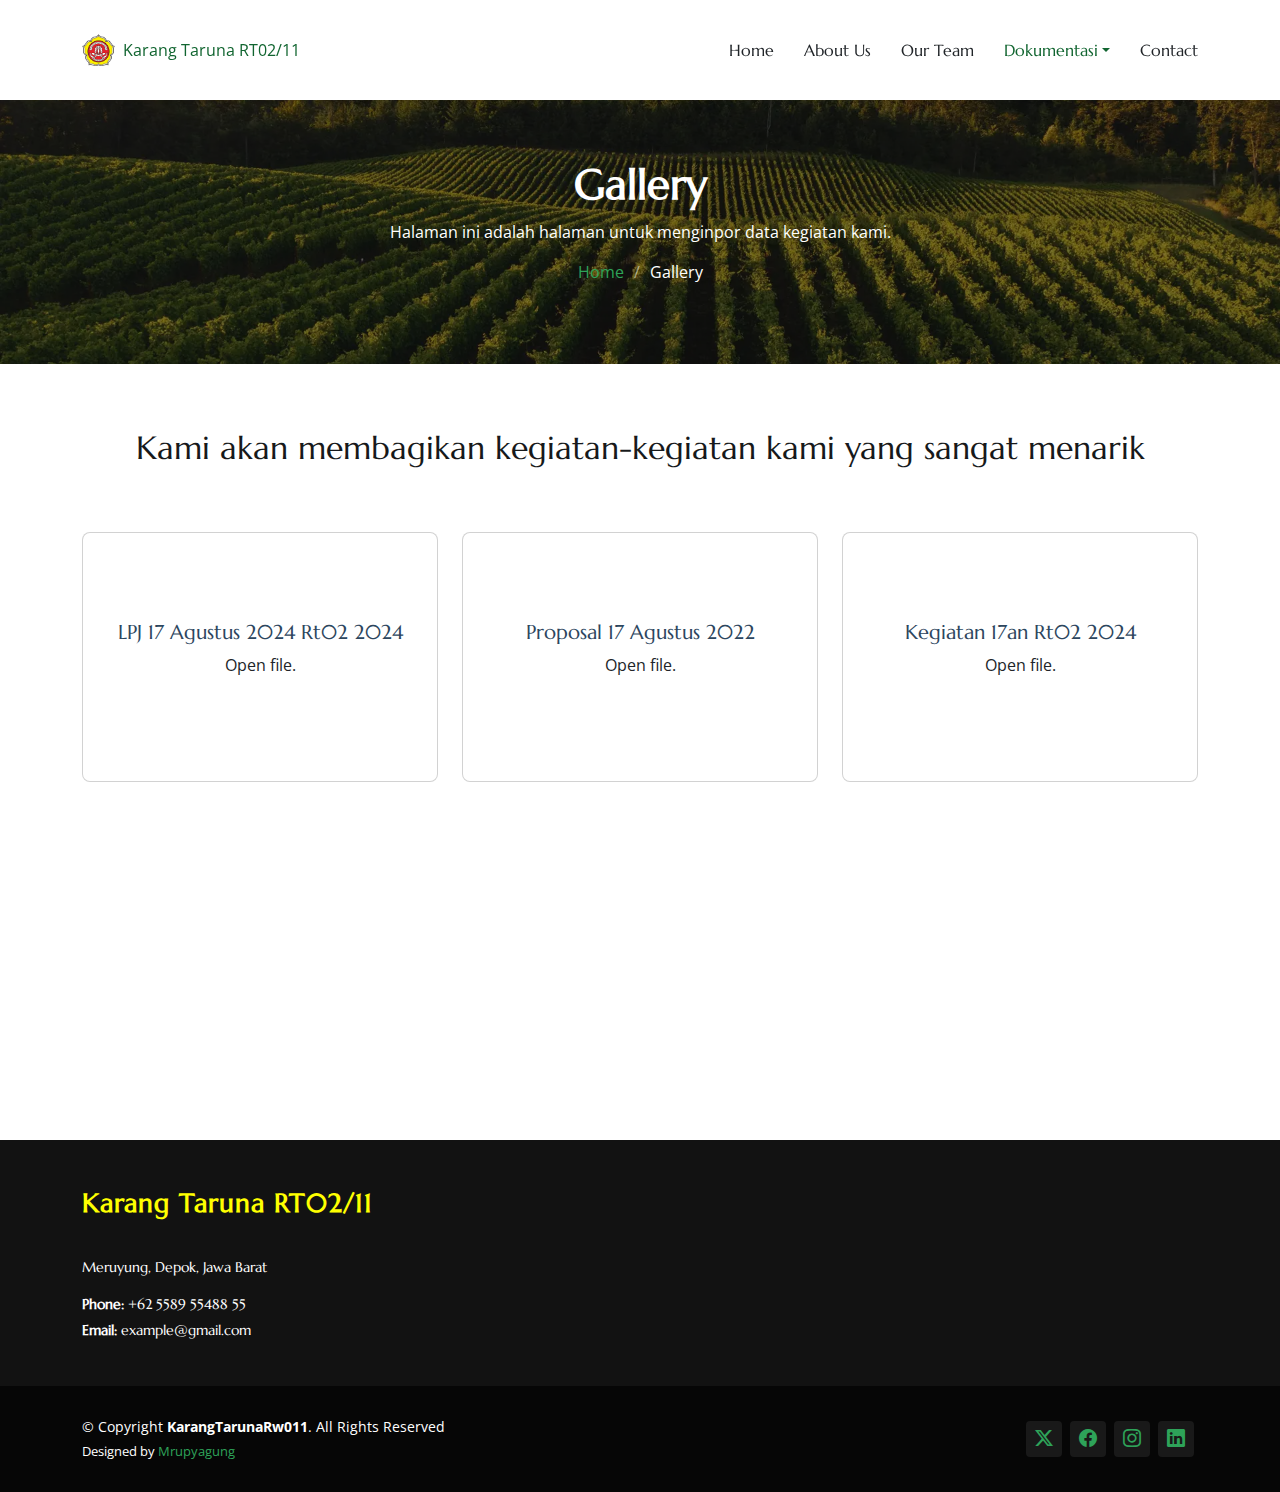
<file: documents.html>
<!DOCTYPE html>
<html lang="en">

<head>
  <meta charset="utf-8">
  <meta content="width=device-width, initial-scale=1.0" name="viewport">
  <title>Karang Taruna RT02/11</title>
  <meta name="description" content="">
  <meta name="keywords" content="">

  <!-- Favicons -->
  <link href="assets/img/favicon.png" rel="icon">
  <link href="assets/img/apple-touch-icon.png" rel="apple-touch-icon">

  <!-- Fonts -->
  <link href="https://fonts.googleapis.com" rel="preconnect">
  <link href="https://fonts.gstatic.com" rel="preconnect" crossorigin>
  <link
    href="https://fonts.googleapis.com/css2?family=Open+Sans:ital,wght@0,300;0,400;0,500;0,600;0,700;0,800;1,300;1,400;1,500;1,600;1,700;1,800&family=Marcellus:wght@400&display=swap"
    rel="stylesheet">

  <!-- Vendor CSS Files -->
  <link href="assets/vendor/bootstrap/css/bootstrap.min.css" rel="stylesheet">
  <link href="assets/vendor/bootstrap-icons/bootstrap-icons.css" rel="stylesheet">
  <link href="assets/vendor/aos/aos.css" rel="stylesheet">
  <link href="assets/vendor/swiper/swiper-bundle.min.css" rel="stylesheet">
  <link href="assets/vendor/glightbox/css/glightbox.min.css" rel="stylesheet">

  <!-- Main CSS File -->
  <link href="assets/css/main.css" rel="stylesheet">

  <!-- =======================================================
  * Template Name: AgriCulture
  * Template URL: https://github.com/mrupyagunggagriculture-bootstrap-website-template/
  * Updated: Aug 07 2024 with Bootstrap v5.3.3
  * Author: BootstrapMade.com
  * License: https://github.com/mrupyagungglicense/
  ======================================================== -->
</head>

<style>
  /* Style the previous and next carousel buttons */
.carousel-control-prev-icon, .carousel-control-next-icon {
  background-color: #000; /* Set a dark background color */
  border-radius: 50%; /* Make the icon background round */
  width: 40px;
  height: 40px;
}


/* Make the buttons more visible */
.carousel-control-prev, .carousel-control-next {
  z-index: 1; /* Ensure they are on top of the images */
}

/* Optional: Add custom arrows */
.carousel-control-prev-icon::after {
  font-size: 1.5rem;
  color: #fff;
}

.carousel-control-next-icon::after {
  font-size: 1.5rem;
  color: #fff;
}

  /* Make the header sticky on top */
  #header {
    position: fixed;
    top: 0;
    left: 0;
    right: 0;
    z-index: 1000;
    /* Ensure it stays on top of other content */
    background-color: white;
    /* Optional: change to any background color */
    box-shadow: 0 4px 6px rgba(0, 0, 0, 0.1);
    /* Optional: add some shadow for better visibility */
  }

  /* Add padding to the body or main content to prevent it from being covered by the fixed header */
  body {
    padding-top: 80px;
    /* Adjust based on the height of your header */
  }

  /* Styling improvements */
  .service-item {
    transition: transform 0.3s ease, box-shadow 0.3s ease;
  }

  .service-item:hover {
    transform: translateY(-10px);
    box-shadow: 0 4px 15px rgba(0, 0, 0, 0.1);
  }

  .service-heading {
    font-size: 1.25rem;
    font-weight: bold;
    color: #333;
  }

  section#services {
    background-color: #f8f9fa;
  }

  .service-item-icon {
    background-color: #024106;
    padding: 20px;
    border-radius: 50%;
    color: #fff;
    margin-bottom: 20px;
    display: inline-block;
    box-shadow: 0 4px 15px rgba(0, 0, 0, 0.1);
  }

  @media (max-width: 767px) {
    .service-heading {
      font-size: 1.1rem;
    }
  }
</style>

<body class="index-page">

  <header id="header" class="header d-flex align-items-center position-fixed top-0 w-100">
    <div class="container-fluid container-xl position-relative d-flex align-items-center justify-content-between">

      <a href="index.html" class="logo d-flex align-items-center">
        <!-- Uncomment the line below if you also wish to use an image logo -->
        <img src="assets/img/karang taruna2.png" alt="Kartarlogo" class="img-fluid w-30">Karang Taruna RT02/11
        <!-- <h1 class="sitename">AgriCulture</h1>  -->
      </a>

      <nav id="navmenu" class="navmenu">
        <ul>
          <li><a href="index.html">Home</a></li>
          <li><a href="about.html">About Us</a></li>
          <li><a href="services.html">Our Team</a></li>
<li class="nav-item dropdown">
  <a class="nav-link dropdown-toggle active" href="#" id="dokumentasiDropdown" role="button" data-bs-toggle="dropdown" aria-expanded="false">
    Dokumentasi
  </a>
  <ul class="dropdown-menu" aria-labelledby="dokumentasiDropdown">
    <li><a class="dropdown-item" href="gallery.html">Foto</a></li>
    <li><a class="dropdown-item" href="documents.html">Dokumen</a></li>
  </ul>
</li>
          <li><a href="contact.html">Contact</a></li>
        </ul>
        <i class="mobile-nav-toggle d-xl-none bi bi-list"></i>
      </nav>

    </div>
  </header>
  <main class="main">

    <!-- Page Title -->
    <div class="page-title dark-background" data-aos="fade" style="background-image: url(assets/img/page-title-bg.webp);">
      <div class="container position-relative">
        <h1>Gallery</h1>
        <p>
          Halaman ini adalah halaman untuk menginpor data kegiatan kami.
        </p>
        <nav class="breadcrumbs">
          <ol>
            <li><a href="index.html">Home</a></li>
            <li class="current">Gallery</li>
          </ol>
        </nav>
      </div>
    </div><!-- End Page Title -->

    <!-- Testimonials Section -->
    <section class="testimonials-12 testimonials section" id="testimonials">
      <!-- Section Title -->
      <div class="container section-title" data-aos="fade-up">
        <p>Kami akan membagikan kegiatan-kegiatan kami yang sangat menarik</p>
      </div>
      <!-- End Section Title -->
    
      <div class="testimonial-wrap">
        <div class="container">
          <div class="row">
    
            <!-- Card 1 -->
            <div class="col-lg-4 col-md-6 mb-4" data-aos="fade-up">
              <a href="assets/img/pdf/LAPORAN PERTANGGUNGJAWABAN 17 AGUSTUS 2024 RT02.pdf" target="_blank" class="card bg-image" style="background-image: url('assets/img/logo/'); background-size: cover; background-position: center; height: 250px; border-radius: 8px; display: flex; align-items: center; justify-content: center;">
                <div class="card-overlay text-center">
                  <h5>LPJ 17 Agustus 2024 Rt02 2024</h5>
                  <p>Open file.</p>
                </div>
              </a>
            </div>
            
            <!-- Card 2 -->
            <div class="col-lg-4 col-md-6 mb-4" data-aos="fade-up">
              <a href="assets/img/pdf/PROPOSAL KATAR 17 AGUSTUS.pdf" target="_blank" class="card bg-image" style="background-image: url('assets/img/logo/'); background-size: cover; background-position: center; height: 250px; border-radius: 8px; display: flex; align-items: center; justify-content: center;">
                <div class="card-overlay text-center">
                  <h5>Proposal 17 Agustus 2022</h5>
                  <p>Open file.</p>
                </div>
              </a>
            </div>
    
            <!-- Card 3 -->
            <div class="col-lg-4 col-md-6 mb-4" data-aos="fade-up">
              <a href=" " target="_blank" class="card bg-image" style="background-image: url('assets/img/logo/'); background-size:auto; background-position: center; height: 250px; border-radius: 8px; display: flex; align-items: center; justify-content: center;">
                <div class="card-overlay text-center">
                  <h5>Kegiatan 17an Rt02 2024</h5>
                   <p>Open file.</p>
                </div>
              </a>
            </div>

            <!-- Card 4 -->
            <div class="col-lg-4 col-md-6 mb-4" data-aos="fade-up">
              <a href="assets/img/pdf/PROPOSAL_KEGIATAN_PERINGATAN_HUT_RI_80_2025.pdf" target="_blank" class="card bg-image" style="background-image: url('assets/img/logo/'); background-size:auto; background-position: center; height: 250px; border-radius: 8px; display: flex; align-items: center; justify-content: center;">
                <div class="card-overlay text-center">
                  <h5>Proposal 17an Rt02 2025</h5>
                   <p>Open file.</p>
                </div>
              </a>
            </div>

            <!-- Card 4 -->
            <!-- <div class="col-lg-4 col-md-6 mb-4" data-aos="fade-up">
              <a href="https://example.com/activity1" class="card bg-image" style="background-image: url('assets/img/logo/'); background-size:auto; background-position: center; height: 250px; border-radius: 8px; display: flex; align-items: center; justify-content: center;">
                <div class="card-overlay text-center">
                  <h5>Workshop</h5>
                   <p>Download file.</p>
                </div>
              </a>
            </div> -->
    
          </div>
        </div>
      </div>
    </section>
    
    <!-- /Testimonials Section -->
</main>

<footer id="footer" class="footer dark-background">
  <div class="footer-top">
    <div class="container">
      <div class="row gy-4">
        <div class="col-lg-4 col-md-6 footer-about">
          <a href="index.html" class="logo d-flex align-items-center">
            <span class="sitename" style="color: yellow;">Karang Taruna RT02/11</span>
          </a>
          <div class="footer-contact pt-3">
            <p>Meruyung, Depok, Jawa Barat</p>
            <p class="mt-3"><strong>Phone:</strong> <span>+62 5589 55488 55</span></p>
            <p><strong>Email:</strong> <span>example@gmail.com</span></p>
          </div>
        </div><br>
        <p></p>
      </div>
    </div>
  </div>

  <div class="copyright text-center">
    <div
      class="container d-flex flex-column flex-lg-row justify-content-center justify-content-lg-between align-items-center">

      <div class="d-flex flex-column align-items-center align-items-lg-start">
        <div>
          © Copyright <strong><span>KarangTarunaRw011</span></strong>. All Rights Reserved
        </div>
        <div class="credits">
          <!-- All the links in the footer should remain intact. -->
          <!-- You can delete the links only if you purchased the pro version. -->
          <!-- Licensing information: https://github.com/mrupyagungglicense/ -->
          <!-- Purchase the pro version with working PHP/AJAX contact form: https://github.com/mrupyagunggherobiz-bootstrap-business-template/ -->
          Designed by <a href="https://github.com/mrupyagungg">Mrupyagung</a>
        </div>
      </div>

      <div class="social-links order-first order-lg-last mb-3 mb-lg-0">
        <a href=""><i class="bi bi-twitter-x"></i></a>
        <a href=""><i class="bi bi-facebook"></i></a>
        <a href=""><i class="bi bi-instagram"></i></a>
        <a href=""><i class="bi bi-linkedin"></i></a>
      </div>

    </div>
  </div>

</footer>

<!-- Scroll Top -->
<a href="#" id="scroll-top" class="scroll-top d-flex align-items-center justify-content-center"><i
    class="bi bi-arrow-up-short"></i></a>

<!-- Preloader -->
<div id="preloader"></div>

<!-- Vendor JS Files -->
<script src="assets/vendor/bootstrap/js/bootstrap.bundle.min.js"></script>
<script src="assets/vendor/php-email-form/validate.js"></script>
<script src="assets/vendor/aos/aos.js"></script>
<script src="assets/vendor/swiper/swiper-bundle.min.js"></script>
<script src="assets/vendor/glightbox/js/glightbox.min.js"></script>
<script src="assets/vendor/bootstrap/js/bootstrap.bundle.min.js"></script>

<!-- Main JS File -->
<script src="assets/js/main.js"></script>

</body>

</html>
</file>
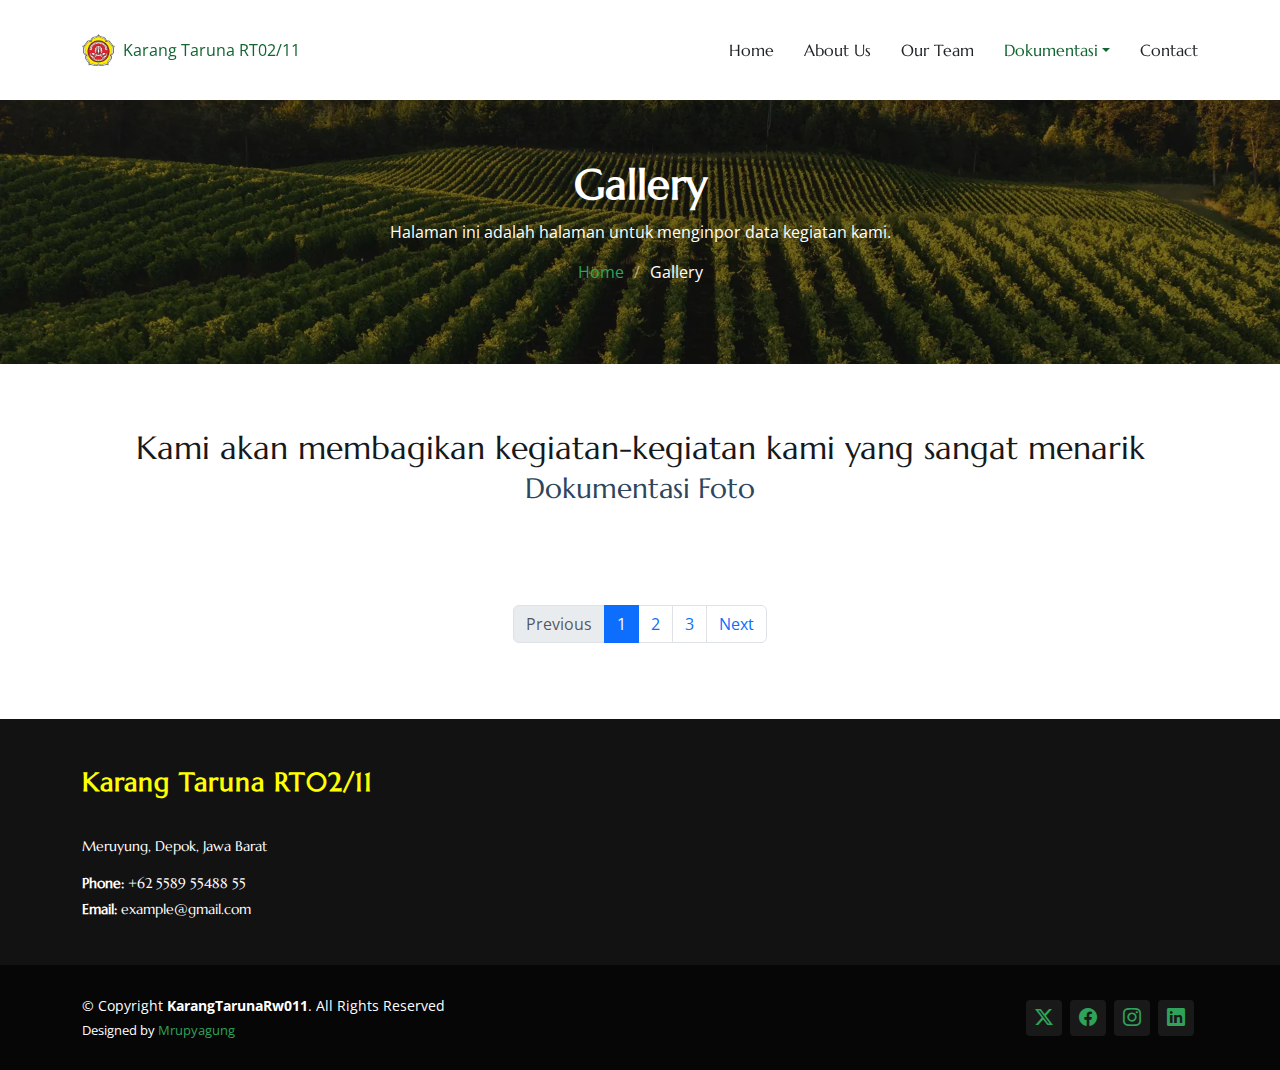
<file: gallery.html>
<!DOCTYPE html>
<html lang="en">

<head>
  <meta charset="utf-8">
  <meta content="width=device-width, initial-scale=1.0" name="viewport">
  <title>Karang Taruna RT02/11</title>
  <meta name="description" content="">
  <meta name="keywords" content="">

  <!-- Favicons -->
  <link href="assets/img/favicon.png" rel="icon">
  <link href="assets/img/apple-touch-icon.png" rel="apple-touch-icon">

  <!-- Fonts -->
  <link href="https://fonts.googleapis.com" rel="preconnect">
  <link href="https://fonts.gstatic.com" rel="preconnect" crossorigin>
  <link
    href="https://fonts.googleapis.com/css2?family=Open+Sans:ital,wght@0,300;0,400;0,500;0,600;0,700;0,800;1,300;1,400;1,500;1,600;1,700;1,800&family=Marcellus:wght@400&display=swap"
    rel="stylesheet">

  <!-- Vendor CSS Files -->
  <link href="assets/vendor/bootstrap/css/bootstrap.min.css" rel="stylesheet">
  <link href="assets/vendor/bootstrap-icons/bootstrap-icons.css" rel="stylesheet">
  <link href="assets/vendor/aos/aos.css" rel="stylesheet">
  <link href="assets/vendor/swiper/swiper-bundle.min.css" rel="stylesheet">
  <link href="assets/vendor/glightbox/css/glightbox.min.css" rel="stylesheet">

  <!-- Main CSS File -->
  <link href="assets/css/main.css" rel="stylesheet">

  <!-- =======================================================
  * Template Name: AgriCulture
  * Template URL: https://github.com/mrupyagunggagriculture-bootstrap-website-template/
  * Updated: Aug 07 2024 with Bootstrap v5.3.3
  * Author: BootstrapMade.com
  * License: https://github.com/mrupyagungglicense/
  ======================================================== -->
</head>

<style>
  /* Style the previous and next carousel buttons */
  .carousel-control-prev-icon,
  .carousel-control-next-icon {
    background-color: #000;
    /* Set a dark background color */
    border-radius: 50%;
    /* Make the icon background round */
    width: 40px;
    height: 40px;
  }


  /* Make the buttons more visible */
  .carousel-control-prev,
  .carousel-control-next {
    z-index: 1;
    /* Ensure they are on top of the images */
  }

  /* Optional: Add custom arrows */
  .carousel-control-prev-icon::after {
    font-size: 1.5rem;
    color: #fff;
  }

  .carousel-control-next-icon::after {
    font-size: 1.5rem;
    color: #fff;
  }

  /* Make the header sticky on top */
  #header {
    position: fixed;
    top: 0;
    left: 0;
    right: 0;
    z-index: 1000;
    /* Ensure it stays on top of other content */
    background-color: white;
    /* Optional: change to any background color */
    box-shadow: 0 4px 6px rgba(0, 0, 0, 0.1);
    /* Optional: add some shadow for better visibility */
  }

  /* Add padding to the body or main content to prevent it from being covered by the fixed header */
  body {
    padding-top: 80px;
    /* Adjust based on the height of your header */
  }

  /* Styling improvements */
  .service-item {
    transition: transform 0.3s ease, box-shadow 0.3s ease;
  }

  .service-item:hover {
    transform: translateY(-10px);
    box-shadow: 0 4px 15px rgba(0, 0, 0, 0.1);
  }

  .service-heading {
    font-size: 1.25rem;
    font-weight: bold;
    color: #333;
  }

  section#services {
    background-color: #f8f9fa;
  }

  .service-item-icon {
    background-color: #024106;
    padding: 20px;
    border-radius: 50%;
    color: #fff;
    margin-bottom: 20px;
    display: inline-block;
    box-shadow: 0 4px 15px rgba(0, 0, 0, 0.1);
  }

  @media (max-width: 767px) {
    .service-heading {
      font-size: 1.1rem;
    }
  }
</style>

<body class="index-page">

  <header id="header" class="header d-flex align-items-center position-fixed top-0 w-100">
    <div class="container-fluid container-xl position-relative d-flex align-items-center justify-content-between">

      <a href="index.html" class="logo d-flex align-items-center">
        <!-- Uncomment the line below if you also wish to use an image logo -->
        <img src="assets/img/karang taruna2.png" alt="Kartarlogo" class="img-fluid w-30">Karang Taruna RT02/11
        <!-- <h1 class="sitename">AgriCulture</h1>  -->
      </a>

      <nav id="navmenu" class="navmenu">
        <ul>
          <li><a href="index.html">Home</a></li>
          <li><a href="about.html">About Us</a></li>
          <li><a href="services.html">Our Team</a></li>
          <li class="nav-item dropdown">
            <a class="nav-link dropdown-toggle active" href="#" id="dokumentasiDropdown" role="button"
              data-bs-toggle="dropdown" aria-expanded="false">
              Dokumentasi
            </a>
            <ul class="dropdown-menu" aria-labelledby="dokumentasiDropdown">
              <li><a class="dropdown-item" href="gallery.html">Foto</a></li>
              <li><a class="dropdown-item" href="documents.html">Dokumen</a></li>
            </ul>
          </li>
          <li><a href="contact.html">Contact</a></li>
        </ul>
        <i class="mobile-nav-toggle d-xl-none bi bi-list"></i>
      </nav>

    </div>
  </header>
  <main class="main">

    <!-- Page Title -->
    <div class="page-title dark-background" data-aos="fade"
      style="background-image: url(assets/img/page-title-bg.webp);">
      <div class="container position-relative">
        <h1>Gallery</h1>
        <p>
          Halaman ini adalah halaman untuk menginpor data kegiatan kami.
        </p>
        <nav class="breadcrumbs">
          <ol>
            <li><a href="index.html">Home</a></li>
            <li class="current">Gallery</li>
          </ol>
        </nav>
      </div>
    </div><!-- End Page Title -->

    <!-- Testimonials Section -->
    <section class="testimonials-12 testimonials section" id="testimonials">
      <!-- Section Title -->
      <div class="container section-title text-center" data-aos="fade-up">
        <p>Kami akan membagikan kegiatan-kegiatan kami yang sangat menarik</p>
        <h2>Dokumentasi Foto</h2>
      </div>

      <div class="testimonial-wrap">
        <div class="container">

          <!-- Grid foto -->
          <div id="photo-gallery" class="row justify-content-center">
            <!-- Foto akan dimunculkan di sini oleh JS -->
          </div>

          <!-- Pagination -->
          <nav aria-label="Page navigation example">
            <ul class="pagination justify-content-center mt-4">
              <li class="page-item disabled"><a class="page-link" href="#" onclick="prevPage()">Previous</a></li>
              <li class="page-item active"><a class="page-link" href="#" onclick="showPage(1)">1</a></li>
              <li class="page-item"><a class="page-link" href="#" onclick="showPage(2)">2</a></li>
              <li class="page-item"><a class="page-link" href="#" onclick="showPage(3)">3</a></li>
              <li class="page-item"><a class="page-link" href="#" onclick="nextPage()">Next</a></li>
            </ul>
          </nav>

          <script>

          </script>

        </div>
      </div>
    </section>



    <!-- /Testimonials Section -->
  </main>

  <footer id="footer" class="footer dark-background">
    <div class="footer-top">
      <div class="container">
        <div class="row gy-4">
          <div class="col-lg-4 col-md-6 footer-about">
            <a href="index.html" class="logo d-flex align-items-center">
              <span class="sitename" style="color: yellow;">Karang Taruna RT02/11</span>
            </a>
            <div class="footer-contact pt-3">
              <p>Meruyung, Depok, Jawa Barat</p>
              <p class="mt-3"><strong>Phone:</strong> <span>+62 5589 55488 55</span></p>
              <p><strong>Email:</strong> <span>example@gmail.com</span></p>
            </div>
          </div><br>
          <p></p>
        </div>
      </div>
    </div>

    <div class="copyright text-center">
      <div
        class="container d-flex flex-column flex-lg-row justify-content-center justify-content-lg-between align-items-center">

        <div class="d-flex flex-column align-items-center align-items-lg-start">
          <div>
            © Copyright <strong><span>KarangTarunaRw011</span></strong>. All Rights Reserved
          </div>
          <div class="credits">
            <!-- All the links in the footer should remain intact. -->
            <!-- You can delete the links only if you purchased the pro version. -->
            <!-- Licensing information: https://github.com/mrupyagungglicense/ -->
            <!-- Purchase the pro version with working PHP/AJAX contact form: https://github.com/mrupyagunggherobiz-bootstrap-business-template/ -->
            Designed by <a href="https://github.com/mrupyagungg">Mrupyagung</a>
          </div>
        </div>

        <div class="social-links order-first order-lg-last mb-3 mb-lg-0">
          <a href=""><i class="bi bi-twitter-x"></i></a>
          <a href=""><i class="bi bi-facebook"></i></a>
          <a href=""><i class="bi bi-instagram"></i></a>
          <a href=""><i class="bi bi-linkedin"></i></a>
        </div>

      </div>
    </div>

  </footer>

  <!-- Scroll Top -->
  <a href="#" id="scroll-top" class="scroll-top d-flex align-items-center justify-content-center"><i
      class="bi bi-arrow-up-short"></i></a>

  <!-- Preloader -->
  <div id="preloader"></div>

  <!-- Vendor JS Files -->
  <script src="assets/vendor/bootstrap/js/bootstrap.bundle.min.js"></script>
  <script src="assets/vendor/php-email-form/validate.js"></script>
  <script src="assets/vendor/aos/aos.js"></script>
  <script src="assets/vendor/swiper/swiper-bundle.min.js"></script>
  <script src="assets/vendor/glightbox/js/glightbox.min.js"></script>
  <script src="assets/vendor/bootstrap/js/bootstrap.bundle.min.js"></script>

  <!-- Main JS File -->
  <script src="assets/js/main.js"></script>

</body>

</html>
</file>
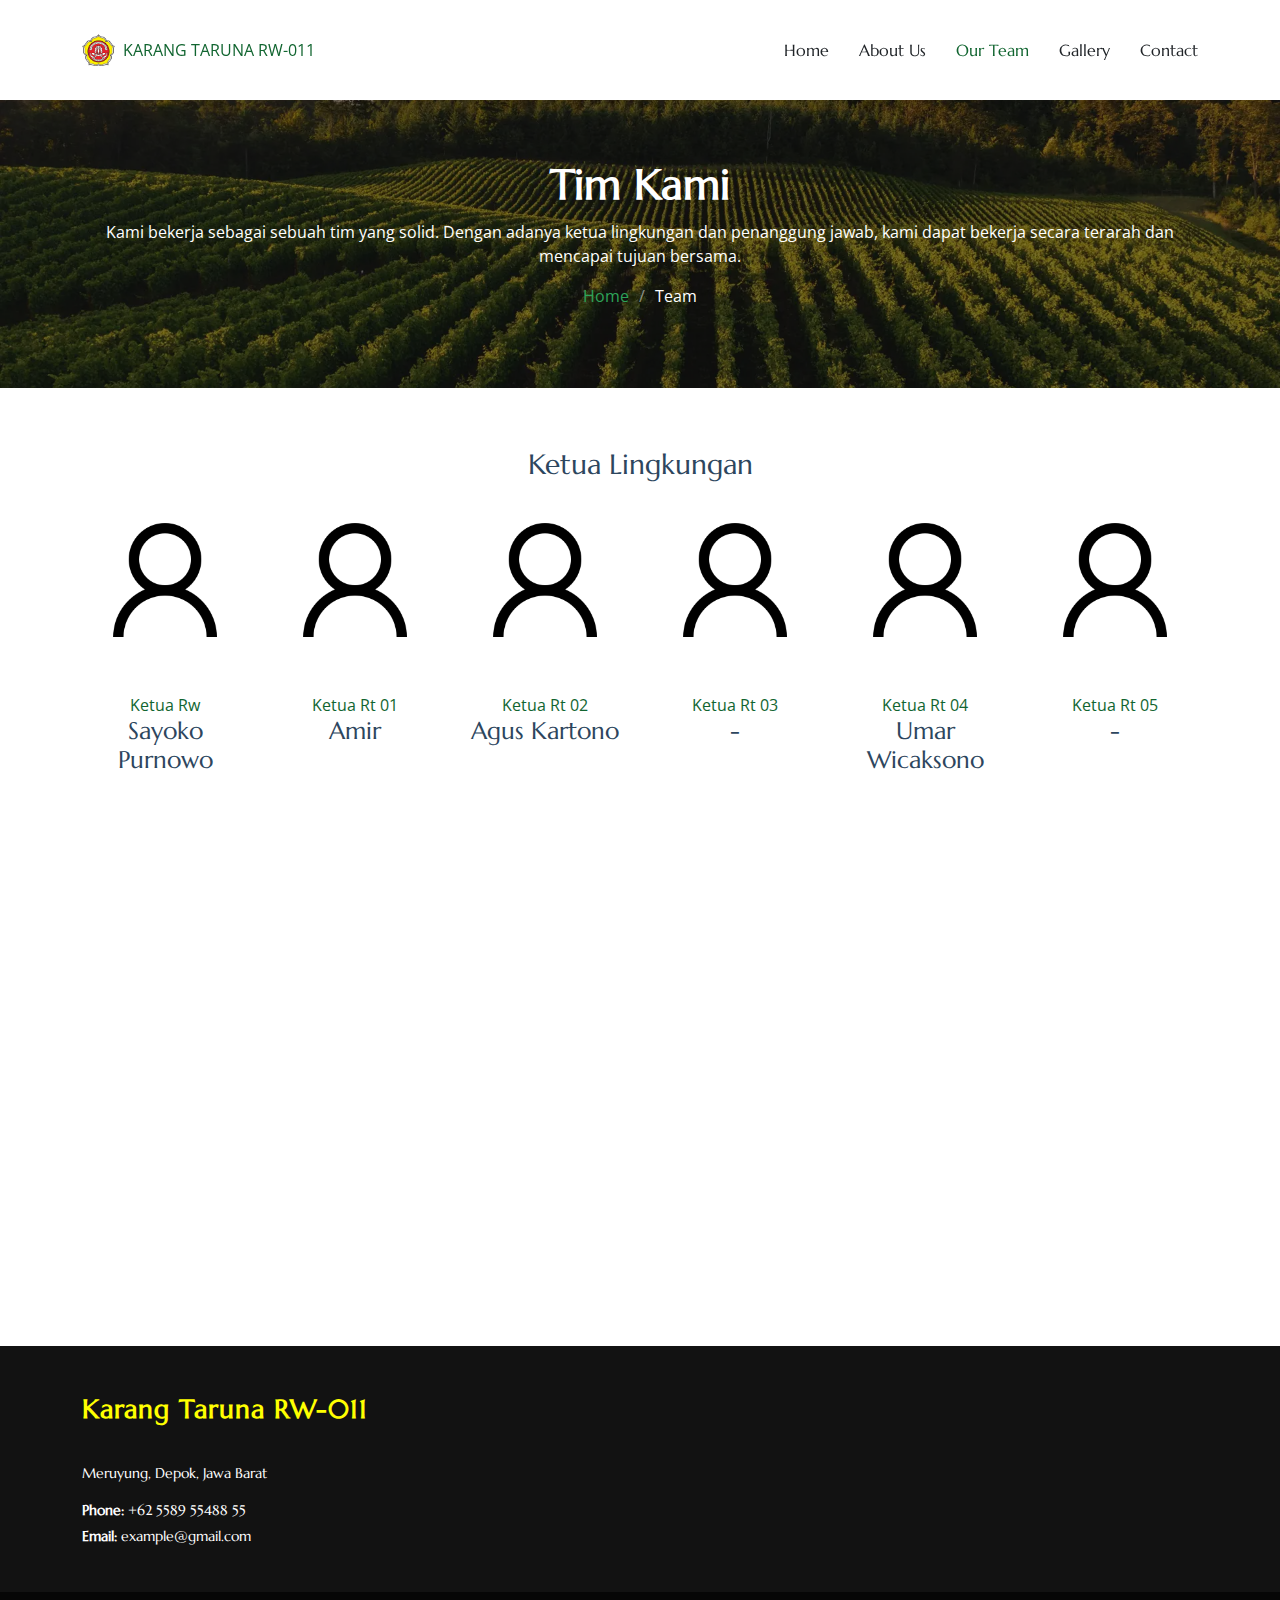
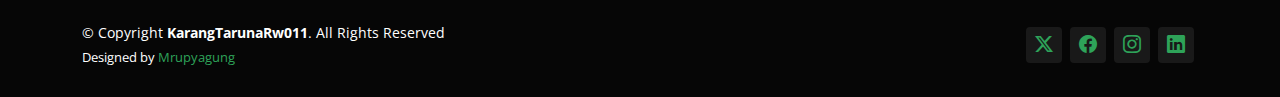
<file: services.html>
<!DOCTYPE html>
<html lang="en">

<head>
  <meta charset="utf-8">
  <meta content="width=device-width, initial-scale=1.0" name="viewport">
  <title>Karang Taruna RW-011</title>
  <meta name="description" content="">
  <meta name="keywords" content="">

  <!-- Favicons -->
  <link href="assets/img/favicon.png" rel="icon">
  <link href="assets/img/apple-touch-icon.png" rel="apple-touch-icon">

  <!-- Fonts -->
  <link href="https://fonts.googleapis.com" rel="preconnect">
  <link href="https://fonts.gstatic.com" rel="preconnect" crossorigin>
  <link
    href="https://fonts.googleapis.com/css2?family=Open+Sans:ital,wght@0,300;0,400;0,500;0,600;0,700;0,800;1,300;1,400;1,500;1,600;1,700;1,800&family=Marcellus:wght@400&display=swap"
    rel="stylesheet">

  <!-- Vendor CSS Files -->
  <link href="assets/vendor/bootstrap/css/bootstrap.min.css" rel="stylesheet">
  <link href="assets/vendor/bootstrap-icons/bootstrap-icons.css" rel="stylesheet">
  <link href="assets/vendor/aos/aos.css" rel="stylesheet">
  <link href="assets/vendor/swiper/swiper-bundle.min.css" rel="stylesheet">
  <link href="assets/vendor/glightbox/css/glightbox.min.css" rel="stylesheet">

  <!-- Main CSS File -->
  <link href="assets/css/main.css" rel="stylesheet">

  <!-- =======================================================
  * Template Name: AgriCulture
  * Template URL: https://github.com/mrupyagunggagriculture-bootstrap-website-template/
  * Updated: Aug 07 2024 with Bootstrap v5.3.3
  * Author: BootstrapMade.com
  * License: https://github.com/mrupyagungglicense/
  ======================================================== -->
</head>

<style>
  /* Style the previous and next carousel buttons */
  .carousel-control-prev-icon,
  .carousel-control-next-icon {
    background-color: #000;
    /* Set a dark background color */
    border-radius: 50%;
    /* Make the icon background round */
    width: 40px;
    height: 40px;
  }


  /* Make the buttons more visible */
  .carousel-control-prev,
  .carousel-control-next {
    z-index: 1;
    /* Ensure they are on top of the images */
  }

  /* Optional: Add custom arrows */
  .carousel-control-prev-icon::after {
    font-size: 1.5rem;
    color: #fff;
  }

  .carousel-control-next-icon::after {
    font-size: 1.5rem;
    color: #fff;
  }

  /* Make the header sticky on top */
  #header {
    position: fixed;
    top: 0;
    left: 0;
    right: 0;
    z-index: 1000;
    /* Ensure it stays on top of other content */
    background-color: white;
    /* Optional: change to any background color */
    box-shadow: 0 4px 6px rgba(0, 0, 0, 0.1);
    /* Optional: add some shadow for better visibility */
  }

  /* Add padding to the body or main content to prevent it from being covered by the fixed header */
  body {
    padding-top: 80px;
    /* Adjust based on the height of your header */
  }

  /* Styling improvements */
  .service-item {
    transition: transform 0.3s ease, box-shadow 0.3s ease;
  }

  .service-item:hover {
    transform: translateY(-10px);
    box-shadow: 0 4px 15px rgba(0, 0, 0, 0.1);
  }

  .service-heading {
    font-size: 1.25rem;
    font-weight: bold;
    color: #333;
  }

  section#services {
    background-color: #f8f9fa;
  }

  .service-item-icon {
    background-color: #024106;
    padding: 20px;
    border-radius: 50%;
    color: #fff;
    margin-bottom: 20px;
    display: inline-block;
    box-shadow: 0 4px 15px rgba(0, 0, 0, 0.1);
  }

  @media (max-width: 767px) {
    .service-heading {
      font-size: 1.1rem;
    }
  }
</style>

<body class="index-page">

  <header id="header" class="header d-flex align-items-center position-fixed top-0 w-100">
    <div class="container-fluid container-xl position-relative d-flex align-items-center justify-content-between">

      <a href="index.html" class="logo d-flex align-items-center">
        <!-- Uncomment the line below if you also wish to use an image logo -->
        <img src="assets/img/karang taruna2.png" alt="Kartarlogo" class="img-fluid w-30">KARANG TARUNA RW-011
        <!-- <h1 class="sitename">AgriCulture</h1>  -->
      </a>

      <nav id="navmenu" class="navmenu">
        <ul>
          <li><a href="index.html">Home</a></li>
          <li><a href="about.html">About Us</a></li>
          <li><a href="services.html" class="active">Our Team</a></li>
          <li><a href="gallery.html">Gallery</a></li>
          <li><a href="contact.html">Contact</a></li>
        </ul>
        <i class="mobile-nav-toggle d-xl-none bi bi-list"></i>
      </nav>

    </div>
  </header>

  <main class="main">

    <!-- Page Title -->
    <div class="page-title dark-background" data-aos="fade"
      style="background-image: url(assets/img/page-title-bg.webp);">
      <div class="container position-relative">
        <h1>Tim Kami</h1>
        <p>Kami bekerja sebagai sebuah tim yang solid. Dengan adanya ketua lingkungan dan penanggung jawab, kami dapat
          bekerja secara terarah dan mencapai tujuan bersama.</p>

        <nav class="breadcrumbs">
          <ol>
            <li><a href="index.html">Home</a></li>
            <li class="current">Team</li>
          </ol>
        </nav>
      </div>
    </div><!-- End Page Title -->

    <!-- Team Section -->
    <section class="team-15 team section" id="team">
      <div class="container section-title" data-aos="fade-up">
        <h2>Ketua Lingkungan</h2>

        <div class="row">

          <div class="col-lg-2 col-md-6 mb-4">
            <div class="person">
              <figure>
                <img src="assets/img/team/user.png" alt="Image" class="img-fluid">
                <div class="social">
                </div>
              </figure>
              <div class="person-contents">
                <span class="position">Ketua Rw</span>
                <h3>Sayoko Purnowo</h3>
              </div>
            </div>
          </div>

          <div class="col-lg-2 col-md-6 mb-4">
            <div class="person">
              <figure>
                <img src="assets/img/team/user.png" alt="Image" class="img-fluid">
                <div class="social">
                </div>
              </figure>
              <div class="person-contents">
                <span class="position">Ketua Rt 01</span>
                <h3>Amir</h3>
              </div>
            </div>
          </div>

          <div class="col-lg-2 col-md-6 mb-4">
            <div class="person">
              <figure>
                <img src="assets/img/team/user.png" alt="Image" class="img-fluid">
                <div class="social">
                </div>
              </figure>
              <div class="person-contents">
                <span class="position">Ketua Rt 02</span>
                <h3>Agus Kartono</h3>
              </div>
            </div>
          </div>
          <div class="col-lg-2 col-md-6 mb-4">
            <div class="person">
              <figure>
                <img src="assets/img/team/user.png" alt="Image" class="img-fluid">
                <div class="social">
                </div>
              </figure>
              <div class="person-contents">
                <span class="position">Ketua Rt 03</span>
                <h3>-</h3>
              </div>
            </div>
          </div>

          <div class="col-lg-2 col-md-6 mb-4">
            <div class="person">
              <figure>
                <img src="assets/img/team/user.png" alt="Image" class="img-fluid">
                <div class="social">
                </div>
              </figure>
              <div class="person-contents">
                <span class="position">Ketua Rt 04</span>
                <h3>Umar Wicaksono</h3>
              </div>
            </div>
          </div>

          <div class="col-lg-2 col-md-6 mb-4">
            <div class="person">
              <figure>
                <img src="assets/img/team/user.png" alt="Image" class="img-fluid">
                <div class="social">
                </div>
              </figure>
              <div class="person-contents">
                <span class="position">Ketua Rt 05</span>
                <h3>-</h3>
              </div>
            </div>
          </div>
        </div>

      </div>

      <div class="content">
        <div class="container section-title" data-aos="fade-up"">
          <h2>Badan Pengurus Harian Karang Taruna</h2>
          
          <div class=" row">
          <div class="col-lg-2 col-md-6 mb-4">
            <div class="person">
              <figure>
                <img src="assets/img/team/iman.jpg" alt="Image" class="img-fluid">
                <div class="social">
                </div>
              </figure>
              <div class="person-contents">
                <span class="position">Leader</span>
                <h3>Iman Hidayahtullah</h3>
              </div>
            </div>
          </div>

          <div class="col-lg-2 col-md-6 mb-4">
            <div class="person">
              <figure>
                <img src="assets/img/team/user.png" alt="Image" class="img-fluid">
                <div class="social">
                </div>
              </figure>
              <div class="person-contents">
                <span class="position">Sekretaris</span>
                <h3>Muhammad Diaz Rukanda</h3>
              </div>
            </div>
          </div>

          <div class="col-lg-2 col-md-6 mb-4">
            <div class="person">
              <figure>
                <img src="assets/img/team/sahlan.jpg" alt="Image" class="img-fluid">
                <div class="social">
                </div>
              </figure>
              <div class="person-contents">
                <span class="position">Bendahara</span>
                <h3>Sahlan Zainul Haque</h3>
              </div>
            </div>
          </div>
        </div>
      </div>
      </div>
    </section>
    <!-- /Team Section -->

  </main>


  <footer id="footer" class="footer dark-background">
    <div class="footer-top">
      <div class="container">
        <div class="row gy-4">
          <div class="col-lg-4 col-md-6 footer-about">
            <a href="index.html" class="logo d-flex align-items-center">
              <span class="sitename" style="color: yellow;">Karang Taruna RW-011</span>
            </a>
            <div class="footer-contact pt-3">
              <p>Meruyung, Depok, Jawa Barat</p>
              <p class="mt-3"><strong>Phone:</strong> <span>+62 5589 55488 55</span></p>
              <p><strong>Email:</strong> <span>example@gmail.com</span></p>
            </div>
          </div><br>
          <p></p>
        </div>
      </div>
    </div>

    <div class="copyright text-center">
      <div
        class="container d-flex flex-column flex-lg-row justify-content-center justify-content-lg-between align-items-center">

        <div class="d-flex flex-column align-items-center align-items-lg-start">
          <div>
            © Copyright <strong><span>KarangTarunaRw011</span></strong>. All Rights Reserved
          </div>
          <div class="credits">
            <!-- All the links in the footer should remain intact. -->
            <!-- You can delete the links only if you purchased the pro version. -->
            <!-- Licensing information: https://github.com/mrupyagungglicense/ -->
            <!-- Purchase the pro version with working PHP/AJAX contact form: https://github.com/mrupyagunggherobiz-bootstrap-business-template/ -->
            Designed by <a href="https://github.com/mrupyagungg">Mrupyagung</a>
          </div>
        </div>

        <div class="social-links order-first order-lg-last mb-3 mb-lg-0">
          <a href=""><i class="bi bi-twitter-x"></i></a>
          <a href=""><i class="bi bi-facebook"></i></a>
          <a href=""><i class="bi bi-instagram"></i></a>
          <a href=""><i class="bi bi-linkedin"></i></a>
        </div>

      </div>
    </div>

  </footer>

  <!-- Scroll Top -->
  <a href="#" id="scroll-top" class="scroll-top d-flex align-items-center justify-content-center"><i
      class="bi bi-arrow-up-short"></i></a>

  <!-- Preloader -->
  <div id="preloader"></div>

  <!-- Vendor JS Files -->
  <script src="assets/vendor/bootstrap/js/bootstrap.bundle.min.js"></script>
  <script src="assets/vendor/php-email-form/validate.js"></script>
  <script src="assets/vendor/aos/aos.js"></script>
  <script src="assets/vendor/swiper/swiper-bundle.min.js"></script>
  <script src="assets/vendor/glightbox/js/glightbox.min.js"></script>

  <!-- Main JS File -->
  <script src="assets/js/main.js"></script>

</body>

</html>
</file>
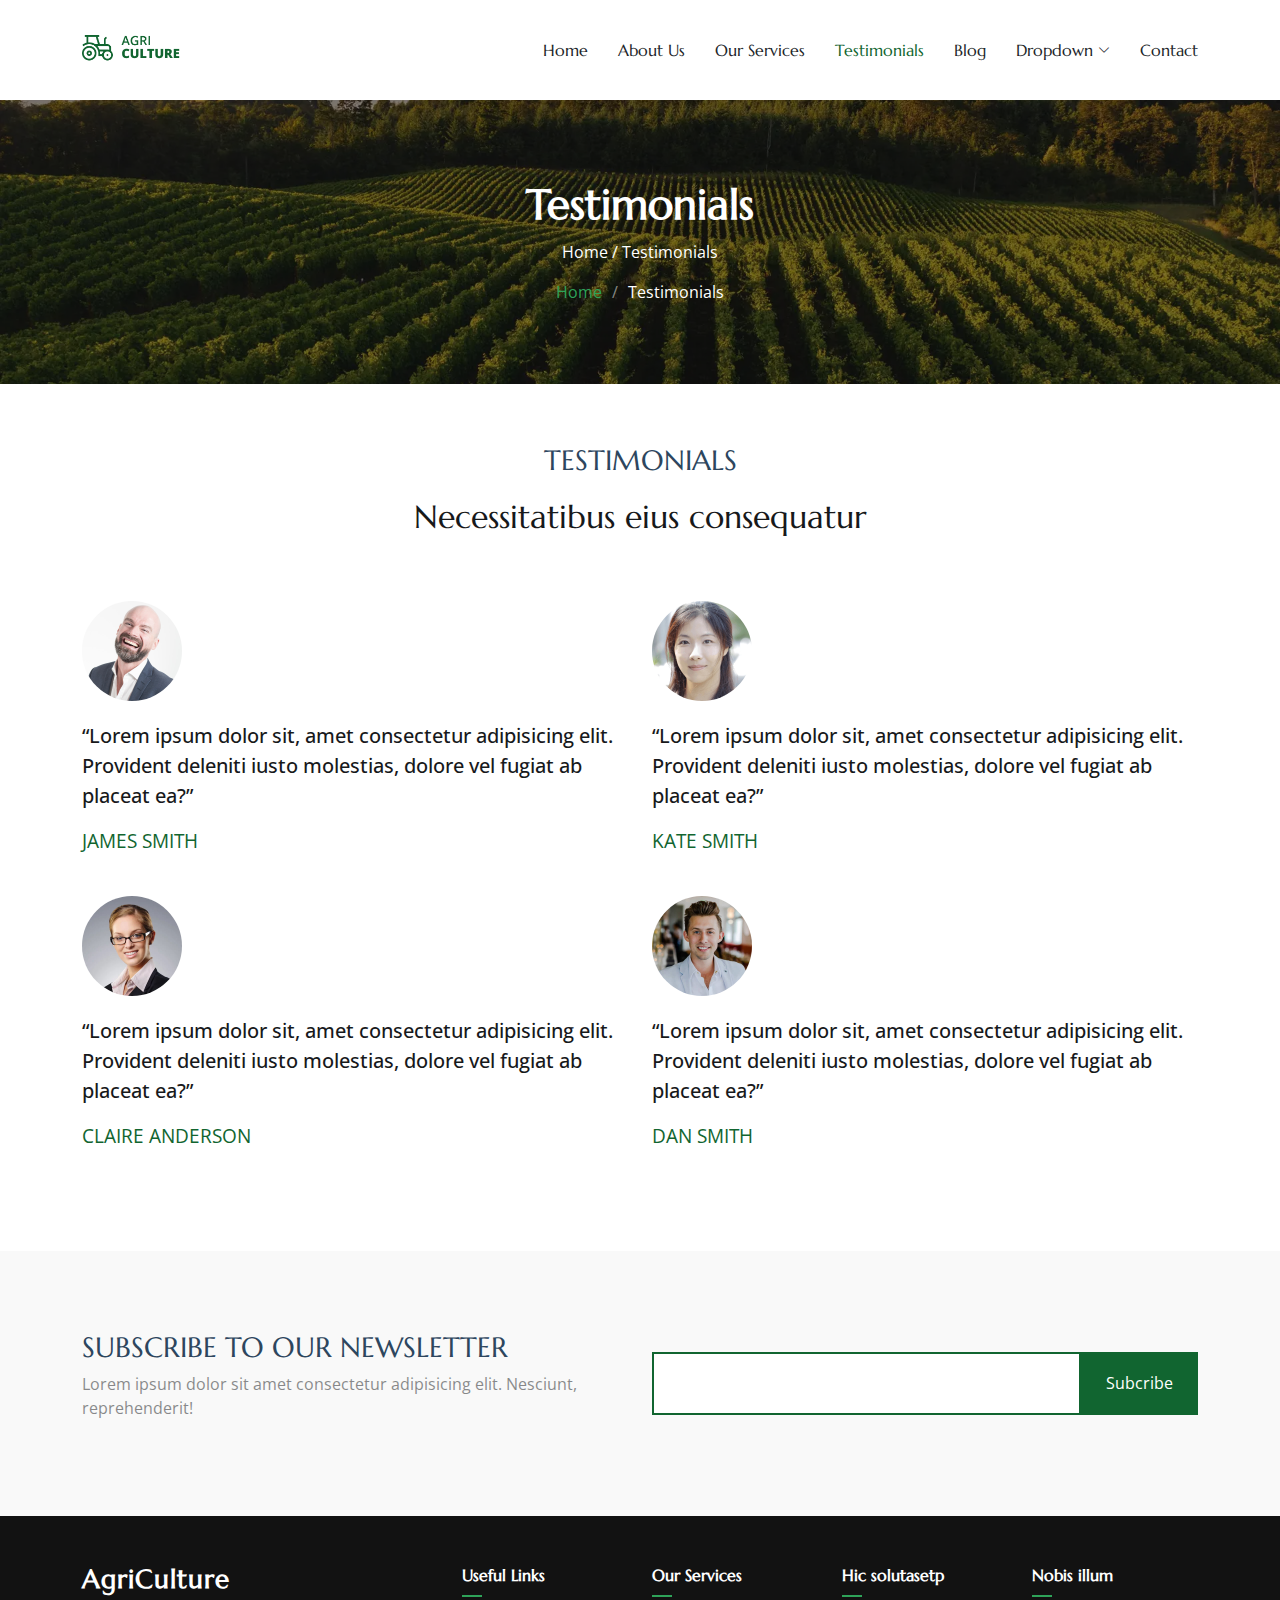
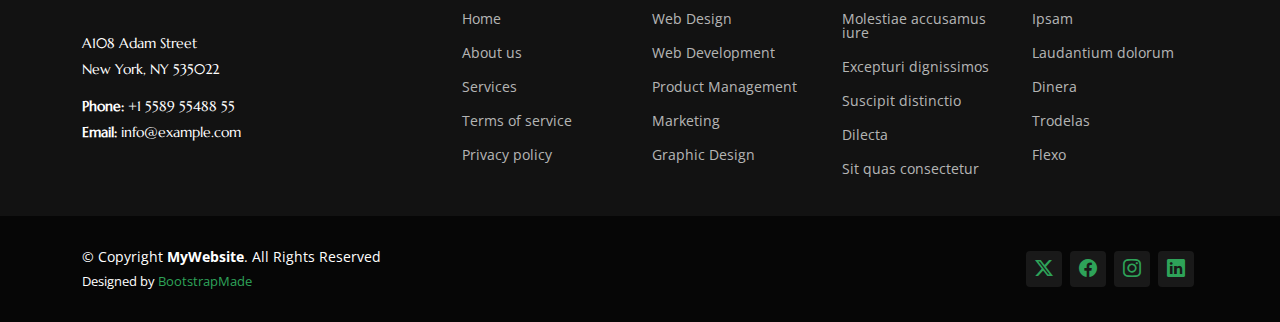
<file: testimonials.html>
<!DOCTYPE html>
<html lang="en">

<head>
  <meta charset="utf-8">
  <meta content="width=device-width, initial-scale=1.0" name="viewport">
  <title>Testimonials - AgriCulture Bootstrap Template</title>
  <meta name="description" content="">
  <meta name="keywords" content="">

  <!-- Favicons -->
  <link href="assets/img/favicon.png" rel="icon">
  <link href="assets/img/apple-touch-icon.png" rel="apple-touch-icon">

  <!-- Fonts -->
  <link href="https://fonts.googleapis.com" rel="preconnect">
  <link href="https://fonts.gstatic.com" rel="preconnect" crossorigin>
  <link href="https://fonts.googleapis.com/css2?family=Open+Sans:ital,wght@0,300;0,400;0,500;0,600;0,700;0,800;1,300;1,400;1,500;1,600;1,700;1,800&family=Marcellus:wght@400&display=swap" rel="stylesheet">

  <!-- Vendor CSS Files -->
  <link href="assets/vendor/bootstrap/css/bootstrap.min.css" rel="stylesheet">
  <link href="assets/vendor/bootstrap-icons/bootstrap-icons.css" rel="stylesheet">
  <link href="assets/vendor/aos/aos.css" rel="stylesheet">
  <link href="assets/vendor/swiper/swiper-bundle.min.css" rel="stylesheet">
  <link href="assets/vendor/glightbox/css/glightbox.min.css" rel="stylesheet">

  <!-- Main CSS File -->
  <link href="assets/css/main.css" rel="stylesheet">

  <!-- =======================================================
  * Template Name: AgriCulture
  * Template URL: https://bootstrapmade.com/agriculture-bootstrap-website-template/
  * Updated: Aug 07 2024 with Bootstrap v5.3.3
  * Author: BootstrapMade.com
  * License: https://bootstrapmade.com/license/
  ======================================================== -->
</head>

<body class="testimonials-page">

  <header id="header" class="header d-flex align-items-center position-relative">
    <div class="container-fluid container-xl position-relative d-flex align-items-center justify-content-between">

      <a href="index.html" class="logo d-flex align-items-center">
        <!-- Uncomment the line below if you also wish to use an image logo -->
        <img src="assets/img/logo.png" alt="AgriCulture">
        <!-- <h1 class="sitename">AgriCulture</h1>  -->
      </a>

      <nav id="navmenu" class="navmenu">
        <ul>
          <li><a href="index.html">Home</a></li>
          <li><a href="about.html">About Us</a></li>
          <li><a href="services.html">Our Services</a></li>
          <li><a href="testimonials.html" class="active">Testimonials</a></li>
          <li><a href="blog.html">Blog</a></li>
          <li class="dropdown"><a href="#"><span>Dropdown</span> <i class="bi bi-chevron-down toggle-dropdown"></i></a>
            <ul>
              <li><a href="#">Dropdown 1</a></li>
              <li class="dropdown"><a href="#"><span>Deep Dropdown</span> <i class="bi bi-chevron-down toggle-dropdown"></i></a>
                <ul>
                  <li><a href="#">Deep Dropdown 1</a></li>
                  <li><a href="#">Deep Dropdown 2</a></li>
                  <li><a href="#">Deep Dropdown 3</a></li>
                  <li><a href="#">Deep Dropdown 4</a></li>
                  <li><a href="#">Deep Dropdown 5</a></li>
                </ul>
              </li>
              <li><a href="#">Dropdown 2</a></li>
              <li><a href="#">Dropdown 3</a></li>
              <li><a href="#">Dropdown 4</a></li>
            </ul>
          </li>
          <li><a href="contact.html">Contact</a></li>
        </ul>
        <i class="mobile-nav-toggle d-xl-none bi bi-list"></i>
      </nav>

    </div>
  </header>

  <main class="main">

    <!-- Page Title -->
    <div class="page-title dark-background" data-aos="fade" style="background-image: url(assets/img/page-title-bg.webp);">
      <div class="container position-relative">
        <h1>Testimonials</h1>
        <p>
          Home
          /
          Testimonials
        </p>
        <nav class="breadcrumbs">
          <ol>
            <li><a href="index.html">Home</a></li>
            <li class="current">Testimonials</li>
          </ol>
        </nav>
      </div>
    </div><!-- End Page Title -->

    <!-- Testimonials Section -->
    <section class="testimonials-12 testimonials section" id="testimonials">
      <!-- Section Title -->
      <div class="container section-title" data-aos="fade-up">
        <h2>TESTIMONIALS</h2>
        <p>Necessitatibus eius consequatur</p>
      </div><!-- End Section Title -->

      <div class="testimonial-wrap">
        <div class="container">
          <div class="row">
            <div class="col-md-6 mb-4 mb-md-4">
              <div class="testimonial">
                <img src="assets/img/testimonials/testimonials-1.jpg" alt="Testimonial author">
                <blockquote>
                  <p>
                    “Lorem ipsum dolor sit, amet consectetur adipisicing
                    elit. Provident deleniti iusto molestias, dolore vel fugiat
                    ab placeat ea?”
                  </p>
                </blockquote>
                <p class="client-name">James Smith</p>
              </div>
            </div>
            <div class="col-md-6 mb-4 mb-md-4">
              <div class="testimonial">
                <img src="assets/img/testimonials/testimonials-2.jpg" alt="Testimonial author">
                <blockquote>
                  <p>
                    “Lorem ipsum dolor sit, amet consectetur adipisicing
                    elit. Provident deleniti iusto molestias, dolore vel fugiat
                    ab placeat ea?”
                  </p>
                </blockquote>
                <p class="client-name">Kate Smith</p>
              </div>
            </div>
            <div class="col-md-6 mb-4 mb-md-4">
              <div class="testimonial">
                <img src="assets/img/testimonials/testimonials-3.jpg" alt="Testimonial author">
                <blockquote>
                  <p>
                    “Lorem ipsum dolor sit, amet consectetur adipisicing
                    elit. Provident deleniti iusto molestias, dolore vel fugiat
                    ab placeat ea?”
                  </p>
                </blockquote>
                <p class="client-name">Claire Anderson</p>
              </div>
            </div>
            <div class="col-md-6 mb-4 mb-md-4">
              <div class="testimonial">
                <img src="assets/img/testimonials/testimonials-4.jpg" alt="Testimonial author">
                <blockquote>
                  <p>
                    “Lorem ipsum dolor sit, amet consectetur adipisicing
                    elit. Provident deleniti iusto molestias, dolore vel fugiat
                    ab placeat ea?”
                  </p>
                </blockquote>
                <p class="client-name">Dan Smith</p>
              </div>
            </div>
          </div>
        </div>
      </div>
    </section><!-- /Testimonials Section -->

    <!-- Call To Action Section -->
    <section id="call-to-action" class="call-to-action section light-background">

      <div class="content">
        <div class="container">
          <div class="row align-items-center">
            <div class="col-lg-6">
              <h3>Subscribe To Our Newsletter</h3>
              <p class="opacity-50">
                Lorem ipsum dolor sit amet consectetur adipisicing elit.
                Nesciunt, reprehenderit!
              </p>
            </div>
            <div class="col-lg-6">
              <form action="forms/newsletter.php" class="form-subscribe php-email-form">
                <div class="form-group d-flex align-items-stretch">
                  <input type="email" name="email" class="form-control h-100" placeholder="Enter your e-mail">
                  <input type="submit" class="btn btn-secondary px-4" value="Subcribe">
                </div>
                <div class="loading">Loading</div>
                <div class="error-message"></div>
                <div class="sent-message">
                  Your subscription request has been sent. Thank you!
                </div>
              </form>
            </div>
          </div>
        </div>
      </div>
    </section><!-- /Call To Action Section -->

  </main>

  <footer id="footer" class="footer dark-background">

    <div class="footer-top">
      <div class="container">
        <div class="row gy-4">
          <div class="col-lg-4 col-md-6 footer-about">
            <a href="index.html" class="logo d-flex align-items-center">
              <span class="sitename">AgriCulture</span>
            </a>
            <div class="footer-contact pt-3">
              <p>A108 Adam Street</p>
              <p>New York, NY 535022</p>
              <p class="mt-3"><strong>Phone:</strong> <span>+1 5589 55488 55</span></p>
              <p><strong>Email:</strong> <span>info@example.com</span></p>
            </div>
          </div>

          <div class="col-lg-2 col-md-3 footer-links">
            <h4>Useful Links</h4>
            <ul>
              <li><a href="#">Home</a></li>
              <li><a href="#">About us</a></li>
              <li><a href="#">Services</a></li>
              <li><a href="#">Terms of service</a></li>
              <li><a href="#">Privacy policy</a></li>
            </ul>
          </div>

          <div class="col-lg-2 col-md-3 footer-links">
            <h4>Our Services</h4>
            <ul>
              <li><a href="#">Web Design</a></li>
              <li><a href="#">Web Development</a></li>
              <li><a href="#">Product Management</a></li>
              <li><a href="#">Marketing</a></li>
              <li><a href="#">Graphic Design</a></li>
            </ul>
          </div>

          <div class="col-lg-2 col-md-3 footer-links">
            <h4>Hic solutasetp</h4>
            <ul>
              <li><a href="#">Molestiae accusamus iure</a></li>
              <li><a href="#">Excepturi dignissimos</a></li>
              <li><a href="#">Suscipit distinctio</a></li>
              <li><a href="#">Dilecta</a></li>
              <li><a href="#">Sit quas consectetur</a></li>
            </ul>
          </div>

          <div class="col-lg-2 col-md-3 footer-links">
            <h4>Nobis illum</h4>
            <ul>
              <li><a href="#">Ipsam</a></li>
              <li><a href="#">Laudantium dolorum</a></li>
              <li><a href="#">Dinera</a></li>
              <li><a href="#">Trodelas</a></li>
              <li><a href="#">Flexo</a></li>
            </ul>
          </div>

        </div>
      </div>
    </div>

    <div class="copyright text-center">
      <div class="container d-flex flex-column flex-lg-row justify-content-center justify-content-lg-between align-items-center">

        <div class="d-flex flex-column align-items-center align-items-lg-start">
          <div>
            © Copyright <strong><span>MyWebsite</span></strong>. All Rights Reserved
          </div>
          <div class="credits">
            <!-- All the links in the footer should remain intact. -->
            <!-- You can delete the links only if you purchased the pro version. -->
            <!-- Licensing information: https://bootstrapmade.com/license/ -->
            <!-- Purchase the pro version with working PHP/AJAX contact form: https://bootstrapmade.com/herobiz-bootstrap-business-template/ -->
            Designed by <a href="https://bootstrapmade.com/">BootstrapMade</a>
          </div>
        </div>

        <div class="social-links order-first order-lg-last mb-3 mb-lg-0">
          <a href=""><i class="bi bi-twitter-x"></i></a>
          <a href=""><i class="bi bi-facebook"></i></a>
          <a href=""><i class="bi bi-instagram"></i></a>
          <a href=""><i class="bi bi-linkedin"></i></a>
        </div>

      </div>
    </div>

  </footer>

  <!-- Scroll Top -->
  <a href="#" id="scroll-top" class="scroll-top d-flex align-items-center justify-content-center"><i class="bi bi-arrow-up-short"></i></a>

  <!-- Preloader -->
  <div id="preloader"></div>

  <!-- Vendor JS Files -->
  <script src="assets/vendor/bootstrap/js/bootstrap.bundle.min.js"></script>
  <script src="assets/vendor/php-email-form/validate.js"></script>
  <script src="assets/vendor/aos/aos.js"></script>
  <script src="assets/vendor/swiper/swiper-bundle.min.js"></script>
  <script src="assets/vendor/glightbox/js/glightbox.min.js"></script>

  <!-- Main JS File -->
  <script src="assets/js/main.js"></script>

</body>

</html>
</file>
<file: assets/css/main.css>
/**
* Template Name: AgriCulture
* Template URL: https://bootstrapmade.com/agriculture-bootstrap-website-template/
* Updated: Aug 07 2024 with Bootstrap v5.3.3
* Author: BootstrapMade.com
* License: https://bootstrapmade.com/license/
*/

/*--------------------------------------------------------------
# Font & Color Variables
# Help: https://bootstrapmade.com/color-system/
--------------------------------------------------------------*/
/* Fonts */
:root {
  --default-font: "Open Sans",  system-ui, -apple-system, "Segoe UI", Roboto, "Helvetica Neue", Arial, "Noto Sans", "Liberation Sans", sans-serif, "Apple Color Emoji", "Segoe UI Emoji", "Segoe UI Symbol", "Noto Color Emoji";
  --heading-font: "Marcellus",  sans-serif;
  --nav-font: "Marcellus",  sans-serif;
}

/* Global Colors - The following color variables are used throughout the website. Updating them here will change the color scheme of the entire website */
:root { 
  --background-color: #ffffff; /* Background color for the entire website, including individual sections */
  --default-color:rgb(23, 25, 27); /* Default color used for the majority of the text content across the entire website */
  --heading-color: #2d465e; /* Color for headings, subheadings and title throughout the website */
  --accent-color: #116530; /* Accent color that represents your brand on the website. It's used for buttons, links, and other elements that need to stand out */
  --surface-color: #ffffff; /* The surface color is used as a background of boxed elements within sections, such as cards, icon boxes, or other elements that require a visual separation from the global background. */
  --contrast-color: #ffffff; /* Contrast color for text, ensuring readability against backgrounds of accent, heading, or default colors. */
}

/* Nav Menu Colors - The following color variables are used specifically for the navigation menu. They are separate from the global colors to allow for more customization options */
:root {
  --nav-color: #212529;  /* The default color of the main navmenu links */
  --nav-hover-color: #116530; /* Applied to main navmenu links when they are hovered over or active */
  --nav-mobile-background-color: #ffffff; /* Used as the background color for mobile navigation menu */
  --nav-dropdown-background-color: #ffffff; /* Used as the background color for dropdown items that appear when hovering over primary navigation items */
  --nav-dropdown-color: #212529; /* Used for navigation links of the dropdown items in the navigation menu. */
  --nav-dropdown-hover-color: #116530; /* Similar to --nav-hover-color, this color is applied to dropdown navigation links when they are hovered over. */
}

/* Color Presets - These classes override global colors when applied to any section or element, providing reuse of the sam color scheme. */

.light-background {
  --background-color: #f9f9f9;
  --surface-color: #ffffff;
}

.dark-background {
  --background-color: #060606;
  --default-color: #ffffff;
  --heading-color: #ffffff;
  --accent-color: #2ea359;
  --surface-color: #252525;
  --contrast-color: #ffffff;
}

/* Smooth scroll */
:root {
  scroll-behavior: smooth;
}

/*--------------------------------------------------------------
# General Styling & Shared Classes
--------------------------------------------------------------*/
body {
  color: var(--default-color);
  background-color: var(--background-color);
  font-family: var(--default-font);
}

a {
  color: var(--accent-color);
  text-decoration: none;
  transition: 0.3s;
}

a:hover {
  color: color-mix(in srgb, var(--accent-color), transparent 25%);
  text-decoration: none;
}

h1,
h2,
h3,
h4,
h5,
h6 {
  color: var(--heading-color);
  font-family: var(--heading-font);
}

/* PHP Email Form Messages
------------------------------*/
.php-email-form .error-message {
  display: none;
  background: #df1529;
  color: #ffffff;
  text-align: left;
  padding: 15px;
  margin-bottom: 24px;
  font-weight: 600;
}

.php-email-form .sent-message {
  display: none;
  color: #ffffff;
  background: #059652;
  text-align: center;
  padding: 15px;
  margin-bottom: 24px;
  font-weight: 600;
}

.php-email-form .loading {
  display: none;
  background: var(--surface-color);
  text-align: center;
  padding: 15px;
  margin-bottom: 24px;
}

.php-email-form .loading:before {
  content: "";
  display: inline-block;
  border-radius: 50%;
  width: 24px;
  height: 24px;
  margin: 0 10px -6px 0;
  border: 3px solid var(--accent-color);
  border-top-color: var(--surface-color);
  animation: php-email-form-loading 1s linear infinite;
}

@keyframes php-email-form-loading {
  0% {
    transform: rotate(0deg);
  }

  100% {
    transform: rotate(360deg);
  }
}

/* Pulsating Play Button
------------------------------*/
/* Pulsating Play Button
------------------------------*/
.pulsating-play-btn {
  width: 94px;
  height: 94px;
  background: radial-gradient(#ff0000 50%, color-mix(in srgb, #ff0000, transparent 75%) 52%);
  border-radius: 50%;
  display: block;
  position: relative;
  overflow: hidden;
}

.pulsating-play-btn:before {
  content: "";
  position: absolute;
  width: 120px;
  height: 120px;
  animation-delay: 0s;
  animation: pulsate-play-btn 2s;
  animation-direction: forwards;
  animation-iteration-count: infinite;
  animation-timing-function: steps;
  opacity: 1;
  border-radius: 50%;
  border: 5px solid color-mix(in srgb, #ff0000, transparent 30%);
  top: -15%;
  left: -15%;
  background: rgba(255, 0, 0, 0);
}

.pulsating-play-btn:after {
  content: "";
  position: absolute;
  left: 50%;
  top: 50%;
  transform: translateX(-40%) translateY(-50%);
  width: 0;
  height: 0;
  border-top: 10px solid transparent;
  border-bottom: 10px solid transparent;
  border-left: 15px solid #fff;
  z-index: 100;
  transition: all 400ms cubic-bezier(0.55, 0.055, 0.675, 0.19);
}

.pulsating-play-btn:hover:before {
  content: "";
  position: absolute;
  left: 50%;
  top: 50%;
  transform: translateX(-40%) translateY(-50%);
  width: 0;
  height: 0;
  border: none;
  border-top: 10px solid transparent;
  border-bottom: 10px solid transparent;
  border-left: 15px solid #fff;
  z-index: 200;
  animation: none;
  border-radius: 0;
}

.pulsating-play-btn:hover:after {
  border-left: 15px solid #ff0000;
  transform: scale(20);
}

@keyframes pulsate-play-btn {
  0% {
    transform: scale(0.6, 0.6);
    opacity: 1;
  }

  100% {
    transform: scale(1, 1);
    opacity: 0;
  }
}

/*--------------------------------------------------------------
# Global Header
--------------------------------------------------------------*/
.header {
  color: var(--default-color);
  background-color: var(--background-color);
  padding: 20px 0;
  transition: all 0.5s;
  z-index: 997;
}

.header .logo {
  line-height: 1;
}

.header .logo img {
  max-height: 32px;
  margin-right: 8px;
}

.header .logo h1 {
  font-size: 30px;
  margin: 0;
  font-weight: 700;
  color: var(--heading-color);
}

.scrolled .header {
  box-shadow: 0px 0 18px color-mix(in srgb, var(--default-color), transparent 85%);
}

/*--------------------------------------------------------------
# Navigation Menu
--------------------------------------------------------------*/
/* Navmenu - Desktop */
@media (min-width: 1200px) {
  .navmenu {
    padding: 0;
  }

  .navmenu ul {
    margin: 0;
    padding: 0;
    display: flex;
    list-style: none;
    align-items: center;
  }

  .navmenu li {
    position: relative;
  }

  .navmenu a,
  .navmenu a:focus {
    color: var(--nav-color);
    padding: 18px 15px;
    font-size: 16px;
    font-family: var(--nav-font);
    font-weight: 400;
    display: flex;
    align-items: center;
    justify-content: space-between;
    white-space: nowrap;
    transition: 0.3s;
  }

  .navmenu a i,
  .navmenu a:focus i {
    font-size: 12px;
    line-height: 0;
    margin-left: 5px;
    transition: 0.3s;
  }

  .navmenu li:last-child a {
    padding-right: 0;
  }

  .navmenu li:hover>a,
  .navmenu .active,
  .navmenu .active:focus {
    color: var(--nav-hover-color);
  }

  .navmenu .dropdown ul {
    margin: 0;
    padding: 10px 0;
    background: var(--nav-dropdown-background-color);
    display: block;
    position: absolute;
    visibility: hidden;
    left: 14px;
    top: 130%;
    opacity: 0;
    transition: 0.3s;
    border-radius: 4px;
    z-index: 99;
    box-shadow: 0px 0px 30px color-mix(in srgb, var(--default-color), transparent 85%);
  }

  .navmenu .dropdown ul li {
    min-width: 200px;
  }

  .navmenu .dropdown ul a {
    padding: 10px 20px;
    font-size: 15px;
    text-transform: none;
    color: var(--nav-dropdown-color);
  }

  .navmenu .dropdown ul a i {
    font-size: 12px;
  }

  .navmenu .dropdown ul a:hover,
  .navmenu .dropdown ul .active:hover,
  .navmenu .dropdown ul li:hover>a {
    color: var(--nav-dropdown-hover-color);
  }

  .navmenu .dropdown:hover>ul {
    opacity: 1;
    top: 100%;
    visibility: visible;
  }

  .navmenu .dropdown .dropdown ul {
    top: 0;
    left: -90%;
    visibility: hidden;
  }

  .navmenu .dropdown .dropdown:hover>ul {
    opacity: 1;
    top: 0;
    left: -100%;
    visibility: visible;
  }
}

/* Navmenu - Mobile */
@media (max-width: 1199px) {
  .mobile-nav-toggle {
    color: var(--nav-color);
    font-size: 28px;
    line-height: 0;
    margin-right: 10px;
    cursor: pointer;
    transition: color 0.3s;
  }

  .navmenu {
    padding: 0;
    z-index: 9997;
  }

  .navmenu ul {
    display: none;
    list-style: none;
    position: absolute;
    inset: 60px 20px 20px 20px;
    padding: 10px 0;
    margin: 0;
    border-radius: 6px;
    background-color: var(--nav-mobile-background-color);
    overflow-y: auto;
    transition: 0.3s;
    z-index: 9998;
    box-shadow: 0px 0px 30px color-mix(in srgb, var(--default-color), transparent 90%);
  }

  .navmenu a,
  .navmenu a:focus {
    color: var(--nav-dropdown-color);
    padding: 10px 20px;
    font-family: var(--nav-font);
    font-size: 17px;
    font-weight: 500;
    display: flex;
    align-items: center;
    justify-content: space-between;
    white-space: nowrap;
    transition: 0.3s;
  }

  .navmenu a i,
  .navmenu a:focus i {
    font-size: 12px;
    line-height: 0;
    margin-left: 5px;
    width: 30px;
    height: 30px;
    display: flex;
    align-items: center;
    justify-content: center;
    border-radius: 50%;
    transition: 0.3s;
    background-color: color-mix(in srgb, var(--accent-color), transparent 90%);
  }

  .navmenu a i:hover,
  .navmenu a:focus i:hover {
    background-color: var(--accent-color);
    color: var(--contrast-color);
  }

  .navmenu a:hover,
  .navmenu .active,
  .navmenu .active:focus {
    color: var(--nav-dropdown-hover-color);
  }

  .navmenu .active i,
  .navmenu .active:focus i {
    background-color: var(--accent-color);
    color: var(--contrast-color);
    transform: rotate(180deg);
  }

  .navmenu .dropdown ul {
    position: static;
    display: none;
    z-index: 99;
    padding: 10px 0;
    margin: 10px 20px;
    background-color: var(--nav-dropdown-background-color);
    border: 1px solid color-mix(in srgb, var(--default-color), transparent 90%);
    box-shadow: none;
    transition: all 0.5s ease-in-out;
  }

  .navmenu .dropdown ul ul {
    background-color: rgba(33, 37, 41, 0.1);
  }

  .navmenu .dropdown>.dropdown-active {
    display: block;
    background-color: rgba(33, 37, 41, 0.03);
  }

  .mobile-nav-active {
    overflow: hidden;
  }

  .mobile-nav-active .mobile-nav-toggle {
    color: #fff;
    position: absolute;
    font-size: 32px;
    top: 15px;
    right: 15px;
    margin-right: 0;
    z-index: 9999;
  }

  .mobile-nav-active .navmenu {
    position: fixed;
    overflow: hidden;
    inset: 0;
    background: rgba(33, 37, 41, 0.8);
    transition: 0.3s;
  }

  .mobile-nav-active .navmenu>ul {
    display: block;
  }
}

/*--------------------------------------------------------------
# Global Footer
--------------------------------------------------------------*/
.footer {
  color: var(--default-color);
  background-color: var(--background-color);
  font-size: 14px;
  position: relative;
}

.footer .footer-top {
  background-color: color-mix(in srgb, var(--background-color), white 5%);
  padding-top: 50px;
}

.footer .footer-about .logo {
  line-height: 1;
  margin-bottom: 25px;
}

.footer .footer-about .logo img {
  max-height: 40px;
  margin-right: 6px;
}

.footer .footer-about .logo span {
  color: var(--heading-color);
  font-family: var(--heading-font);
  font-size: 26px;
  font-weight: 700;
  letter-spacing: 1px;
}

.footer .footer-about p {
  font-size: 14px;
  font-family: var(--heading-font);
}

.footer h4 {
  font-size: 16px;
  font-weight: 600;
  position: relative;
  padding-bottom: 12px;
  margin-bottom: 15px;
}

.footer h4::after {
  content: "";
  position: absolute;
  display: block;
  width: 20px;
  height: 2px;
  background: var(--accent-color);
  bottom: 0;
  left: 0;
}

.footer .footer-links {
  margin-bottom: 30px;
}

.footer .footer-links ul {
  list-style: none;
  padding: 0;
  margin: 0;
}

.footer .footer-links ul i {
  padding-right: 2px;
  font-size: 12px;
  line-height: 0;
}

.footer .footer-links ul li {
  padding: 10px 0;
  display: flex;
  align-items: center;
}

.footer .footer-links ul li:first-child {
  padding-top: 0;
}

.footer .footer-links ul a {
  color: color-mix(in srgb, var(--default-color), transparent 30%);
  display: inline-block;
  line-height: 1;
}

.footer .footer-links ul a:hover {
  color: var(--accent-color);
}

.footer .footer-contact p {
  margin-bottom: 5px;
}

.footer .copyright {
  padding: 30px 0;
}

.footer .copyright p {
  margin-bottom: 0;
}

.footer .credits {
  margin-top: 5px;
  font-size: 13px;
}

.footer .social-links a {
  font-size: 18px;
  display: inline-block;
  background: color-mix(in srgb, var(--default-color), transparent 92%);
  color: var(--accent-color);
  line-height: 1;
  padding: 8px 0;
  margin-right: 4px;
  border-radius: 4px;
  text-align: center;
  width: 36px;
  height: 36px;
  transition: 0.3s;
}

.footer .social-links a:hover {
  color: var(--contrast-color);
  background: var(--accent-color);
  text-decoration: none;
}

/*--------------------------------------------------------------
# Preloader
--------------------------------------------------------------*/
#preloader {
  position: fixed;
  inset: 0;
  z-index: 999999;
  overflow: hidden;
  background: var(--background-color);
  transition: all 0.6s ease-out;
}

#preloader:before {
  content: "";
  position: fixed;
  top: calc(50% - 30px);
  left: calc(50% - 30px);
  border: 6px solid #ffffff;
  border-color: var(--accent-color) transparent var(--accent-color) transparent;
  border-radius: 50%;
  width: 60px;
  height: 60px;
  animation: animate-preloader 1.5s linear infinite;
}

@keyframes animate-preloader {
  0% {
    transform: rotate(0deg);
  }

  100% {
    transform: rotate(360deg);
  }
}

/*--------------------------------------------------------------
# Scroll Top Button
--------------------------------------------------------------*/
.scroll-top {
  position: fixed;
  visibility: hidden;
  opacity: 0;
  right: 15px;
  bottom: 15px;
  z-index: 99999;
  background-color: var(--accent-color);
  width: 40px;
  height: 40px;
  border-radius: 4px;
  transition: all 0.4s;
}

.scroll-top i {
  font-size: 24px;
  color: var(--contrast-color);
  line-height: 0;
}

.scroll-top:hover {
  background-color: color-mix(in srgb, var(--accent-color), transparent 20%);
  color: var(--contrast-color);
}

.scroll-top.active {
  visibility: visible;
  opacity: 1;
}

/*--------------------------------------------------------------
# Disable aos animation delay on mobile devices
--------------------------------------------------------------*/
@media screen and (max-width: 768px) {
  [data-aos-delay] {
    transition-delay: 0 !important;
  }
}

/*--------------------------------------------------------------
# Global Page Titles & Breadcrumbs
--------------------------------------------------------------*/
.page-title {
  color: var(--default-color);
  background-color: var(--background-color);
  background-size: cover;
  background-position: center;
  background-repeat: no-repeat;
  padding: 80px 0;
  text-align: center;
  position: relative;
}

.page-title:before {
  content: "";
  background-color: color-mix(in srgb, var(--background-color), transparent 50%);
  position: absolute;
  inset: 0;
}

.page-title h1 {
  font-size: 42px;
  font-weight: 700;
  margin-bottom: 10px;
}

.page-title .breadcrumbs ol {
  display: flex;
  flex-wrap: wrap;
  list-style: none;
  justify-content: center;
  padding: 0;
  margin: 0;
  font-size: 16px;
  font-weight: 400;
}

.page-title .breadcrumbs ol li+li {
  padding-left: 10px;
}

.page-title .breadcrumbs ol li+li::before {
  content: "/";
  display: inline-block;
  padding-right: 10px;
  color: color-mix(in srgb, var(--default-color), transparent 50%);
}

/*--------------------------------------------------------------
# Global Sections
--------------------------------------------------------------*/
section,
.section {
  color: var(--default-color);
  background-color: var(--background-color);
  padding: 60px 0;
  scroll-margin-top: 100px;
  overflow: clip;
}

@media (max-width: 1199px) {

  section,
  .section {
    scroll-margin-top: 66px;
  }
}

/*--------------------------------------------------------------
# Global Section Titles
--------------------------------------------------------------*/
.section-title {
  text-align: center;
  padding-bottom: 60px;
  position: relative;
}

.section-title h2 {
  font-size: 28px;
  font-weight: 500;
  margin-bottom: 15px;
}

.section-title p {
  margin-bottom: 0;
  font-family: var(--heading-font);
  font-size: 32px;
}

/*--------------------------------------------------------------
# Hero Section
--------------------------------------------------------------*/
.hero {
  padding: 0;
}

.hero .carousel {
  width: 100%;
  min-height: calc(100vh - 100px);
  padding: 0;
  margin: 0;
  background-color: var(--background-color);
  position: relative;
}

.hero img {
  position: absolute;
  inset: 0;
  display: block;
  width: 100%;
  height: 100%;
  object-fit: cover;
  z-index: 1;
}

.hero .carousel-item {
  position: absolute;
  inset: 0;
  background-size: cover;
  background-position: center;
  background-repeat: no-repeat;
  overflow: hidden;
}

.hero .carousel-item:before {
  content: "";
  background: color-mix(in srgb, var(--background-color), transparent 40%);
  position: absolute;
  inset: 0;
  z-index: 2;
}

.hero .carousel-container {
  position: absolute;
  inset: 90px 64px 64px 64px;
  display: flex;
  justify-content: center;
  align-items: center;
  flex-direction: column;
  z-index: 3;
}

.hero h2 {
  margin-bottom: 30px;
  font-size: 48px;
  font-weight: 700;
  animation: fadeInDown 1s both;
}

@media (max-width: 768px) {
  .hero h2 {
    font-size: 30px;
  }
}

.hero p {
  animation: fadeInDown 1s both 0.2s;
}

@media (min-width: 1024px) {

  .hero h2,
  .hero p {
    max-width: 60%;
  }
}

.hero .btn-get-started {
  color: var(--contrast-color);
  background: var(--accent-color);
  font-family: var(--heading-font);
  font-weight: 500;
  font-size: 15px;
  letter-spacing: 1px;
  display: inline-block;
  padding: 8px 32px;
  border-radius: 50px;
  transition: 0.5s;
  margin: 10px;
  animation: fadeInUp 1s both 0.4s;
}

.hero .btn-get-started:hover {
  background: color-mix(in srgb, var(--accent-color), transparent 20%);
}

.hero .carousel-control-prev,
.hero .carousel-control-next {
  width: 10%;
  transition: 0.3s;
  opacity: 0.5;
}

.hero .carousel-control-prev:focus,
.hero .carousel-control-next:focus {
  opacity: 0.5;
}

.hero .carousel-control-prev:hover,
.hero .carousel-control-next:hover {
  opacity: 0.9;
}

@media (min-width: 1024px) {

  .hero .carousel-control-prev,
  .hero .carousel-control-next {
    width: 5%;
  }
}

.hero .carousel-control-next-icon,
.hero .carousel-control-prev-icon {
  background: none;
  font-size: 32px;
  line-height: 1;
}

.hero .carousel-indicators {
  list-style: none;
}

.hero .carousel-indicators li {
  cursor: pointer;
}

@keyframes fadeInUp {
  from {
    opacity: 0;
    transform: translate3d(0, 100%, 0);
  }

  to {
    opacity: 1;
    transform: translate3d(0, 0, 0);
  }
}

@keyframes fadeInDown {
  from {
    opacity: 0;
    transform: translate3d(0, -100%, 0);
  }

  to {
    opacity: 1;
    transform: translate3d(0, 0, 0);
  }
}

/*--------------------------------------------------------------
# Services Section
--------------------------------------------------------------*/
.services .section-title h2 {
  color: var(--accent-color);
  font-size: 20px;
}

.services .content .service-item {
  background-color: var(--surface-color);
  padding: 20px 30px;
  border-top: 1px solid color-mix(in srgb, var(--default-color), transparent 90%);
  border-left: 1px solid color-mix(in srgb, var(--default-color), transparent 90%);
  position: relative;
}

.services .content .service-item .number {
  position: absolute;
  right: 10px;
  top: 10px;
  font-weight: 400;
  color: color-mix(in srgb, var(--default-color), transparent 80%);
}

.services .content .service-item .service-item-icon {
  position: relative;
  margin-bottom: 20px;
  color: var(--accent-color);
}

.services .content .service-item .service-item-icon img {
  width: 50px;
}

.services .content .service-item .service-item-icon:before {
  position: absolute;
  content: "";
  transform: rotate(45deg);
  z-index: -1;
  left: -20px;
  border-top: 40px solid transparent;
  border-bottom: 40px solid transparent;
  border-right: 40px solid var(--accent-color);
  display: none;
}

.services .content .service-item .service-item-icon>span {
  color: var(--default-color);
  font-size: 4rem;
}

.services .content .service-item .service-item-content .service-heading {
  font-size: 20px;
  color: var(--default-color);
  font-weight: 400;
}

.services .content .service-item .service-item-content p {
  font-size: 15px;
}

@media (min-width: 769px) {
  .services .content [class^=col-]:nth-child(4n+4) .service-item {
    border-right: 1px solid color-mix(in srgb, var(--default-color), transparent 90%);
  }

  .services .content [class^=col-]:nth-last-child(-n+4) .service-item {
    border-bottom: 1px solid color-mix(in srgb, var(--default-color), transparent 90%);
  }
}

@media (max-width: 768px) {
  .services .content [class^=col-]:nth-child(2n+2) .service-item {
    border-right: 1px solid color-mix(in srgb, var(--default-color), transparent 90%);
  }

  .services .content [class^=col-]:last-child .service-item,
  .services .content [class^=col-]:nth-last-child(2) .service-item {
    border-bottom: 1px solid color-mix(in srgb, var(--default-color), transparent 90%);
  }
}

@media (max-width: 576px) {
  .services .content [class^=col-] .service-item {
    border: 1px solid color-mix(in srgb, var(--default-color), transparent 90%);
    margin-bottom: 10px;
  }
}

/*--------------------------------------------------------------
# About Section
--------------------------------------------------------------*/
.about .section-title {
  margin-bottom: 60px;
}

.about .content {
  background: var(--accent-color);
  color: var(--contrast-color);
  padding: 7rem 0;
}

.about .content .img-overlap {
  margin-top: -150px;
}

.about p {
  color: var(--contrast-color);
}

.about .content-title {
  color: var(--contrast-color);
  font-weight: 300;
  text-align: left;
}

.about .content-title strong {
  font-weight: 700;
}

.about .content-subtitle {
  font-weight: 300;
  color: var(--contrast-color);
  text-transform: uppercase;
  font-size: 1.3rem;
}

/*--------------------------------------------------------------
# Services 2 Section
--------------------------------------------------------------*/
.services-2 {
  overflow: visible;
  margin-bottom: 200px;
}

.services-2 .section-title {
  text-align: left;
}

.services-2 .section-title h2 {
  color: color-mix(in srgb, var(--contrast-color), transparent 50%);
  text-transform: uppercase;
  font-size: 20px;
}

.services-2 .section-title p {
  color: var(--contrast-color);
}

.services-2 .services-carousel-wrap {
  position: relative;
  margin-bottom: -200px;
}

.services-2 .swiper-wrapper {
  height: auto;
}

.services-2 .service-item {
  position: relative;
  overflow: hidden;
}

.services-2 .service-item:before {
  content: "";
  background-color: color-mix(in srgb, var(--background-color), transparent 50%);
  top: 0;
  left: 0;
  right: 0;
  bottom: 0;
  position: absolute;
  opacity: 0;
  visibility: hidden;
  z-index: 1;
  transition: 0.3s all ease;
}

.services-2 .service-item img {
  transition: 0.5s all ease;
  transform: scale(1);
}

.services-2 .service-item .service-item-contents {
  z-index: 9;
  position: absolute;
  bottom: 20px;
  left: 20px;
  right: 20px;
  transition: 0.3s all ease;
  transform: translateY(100%);
  opacity: 0;
  visibility: hidden;
}

.services-2 .service-item .service-item-contents .service-item-category {
  color: var(--accent-color);
  text-transform: uppercase;
}

.services-2 .service-item .service-item-contents .service-item-title {
  color: var(--contrast-color);
  margin-bottom: 0;
}

.services-2 .service-item:hover:before {
  opacity: 1;
  visibility: visible;
}

.services-2 .service-item:hover .service-item-contents {
  transform: translateY(0%);
  opacity: 1;
  visibility: visible;
}

.services-2 .service-item:hover img {
  transform: scale(1.2);
}

.services-2 .navigation-prev,
.services-2 .navigation-next {
  position: absolute;
  top: 50%;
  transform: translateY(-50%);
  z-index: 9;
  width: 46px;
  height: 46px;
  background: var(--contrast-color);
  background-color: none;
  border: none;
  transition: 0.3s all ease;
}

.services-2 .navigation-prev i,
.services-2 .navigation-next i {
  font-size: 2rem;
}

.services-2 .navigation-prev:hover,
.services-2 .navigation-next:hover {
  background-color: var(--accent-color);
  color: var(--contrast-color);
}

.services-2 .navigation-prev {
  left: 10px;
}

.services-2 .navigation-next {
  right: 10px;
}

.services-2 .swiper {
  padding-bottom: 50px;
}

.services-2 .swiper-pagination {
  bottom: 0px;
}

.services-2 .swiper-pagination .swiper-pagination-bullet {
  border-radius: 0;
  width: 20px;
  height: 4px;
  background-color: color-mix(in srgb, var(--background-color), transparent 80%) !important;
  opacity: 1;
}

.services-2 .swiper-pagination .swiper-pagination-bullet-active {
  background-color: var(--accent-color) !important;
}

/*--------------------------------------------------------------
# Testimonials Section
--------------------------------------------------------------*/
.testimonials .testimonial img {
  width: 100px;
  height: 100px;
  border-radius: 50%;
  margin-bottom: 20px;
}

.testimonials .testimonial blockquote p {
  font-size: 20px;
  color: var(--default-color);
  font-weight: 500;
}

.testimonials .testimonial .client-name {
  text-transform: uppercase;
  font-size: 1.2rem;
  color: var(--accent-color);
}

/*--------------------------------------------------------------
# Recent Posts Section
--------------------------------------------------------------*/
.recent-posts .post-item {
  background: var(--surface-color);
  box-shadow: 0px 2px 20px rgba(0, 0, 0, 0.1);
  transition: 0.3s;
}

.recent-posts .post-item .post-img img {
  transition: 0.5s;
}

.recent-posts .post-item .post-date {
  position: absolute;
  right: 0;
  bottom: 0;
  background-color: var(--accent-color);
  color: var(--contrast-color);
  text-transform: uppercase;
  font-size: 13px;
  padding: 6px 12px;
  font-weight: 500;
}

.recent-posts .post-item .post-content {
  padding: 30px;
}

.recent-posts .post-item .post-title {
  color: var(--heading-color);
  font-size: 20px;
  font-weight: 700;
  transition: 0.3s;
  margin-bottom: 15px;
}

.recent-posts .post-item .meta i {
  font-size: 16px;
  color: var(--accent-color);
}

.recent-posts .post-item .meta span {
  font-size: 15px;
  color: color-mix(in srgb, var(--default-color), transparent 50%);
}

.recent-posts .post-item hr {
  color: color-mix(in srgb, var(--default-color), transparent 80%);
  margin: 20px 0;
}

.recent-posts .post-item .readmore {
  display: flex;
  align-items: center;
  font-weight: 600;
  line-height: 1;
  transition: 0.3s;
  color: color-mix(in srgb, var(--default-color), transparent 40%);
}

.recent-posts .post-item .readmore i {
  line-height: 0;
  margin-left: 6px;
  font-size: 16px;
}

.recent-posts .post-item:hover .post-title,
.recent-posts .post-item:hover .readmore {
  color: var(--accent-color);
}

.recent-posts .post-item:hover .post-img img {
  transform: scale(1.1);
}

/*--------------------------------------------------------------
# Call To Action Section
--------------------------------------------------------------*/
.call-to-action .content {
  padding: 20px 0;
}

.call-to-action .content h3 {
  font-weight: 300;
  text-transform: uppercase;
}

.call-to-action .content .form-subscribe .form-control {
  border: 2px solid var(--accent-color);
  background: var(--surface-color);
  border-radius: 0;
}

.call-to-action .content .form-subscribe input[type=email] {
  height: 63px !important;
  color: var(--default-color);
}

.call-to-action .content .form-subscribe input[type=email]:focus {
  box-shadow: none;
}

.call-to-action .content .form-subscribe input[type=email]::placeholder {
  color: color-mix(in srgb, var(--contrast-color), transparent 50%);
}

.call-to-action .content .loading,
.call-to-action .content .error-message,
.call-to-action .content .sent-message {
  margin-top: 15px;
}

.call-to-action .content .btn {
  color: var(--contrast-color);
  background-color: var(--accent-color);
  border: 1px solid var(--accent-color);
  border-radius: 0;
}

.call-to-action .content .btn:hover,
.call-to-action .content .btn:active,
.call-to-action .content .btn:focus {
  box-shadow: none;
  outline: none;
  background-color: var(--contrast-color);
  border: 1px solid var(--contrrast-color);
}

/*--------------------------------------------------------------
# About 3 Section
--------------------------------------------------------------*/
.about-3 .content-title {
  color: var(--accent-color);
  margin-bottom: 30px;
}

.about-3 .btn-cta {
  text-transform: uppercase;
  font-size: 14px;
  padding-top: 20px;
  padding-bottom: 20px;
  padding-left: 30px;
  padding-right: 30px;
  background-color: var(--accent-color);
  color: var(--contrast-color);
  border-radius: 6px;
}

.about-3 .list-check {
  margin-bottom: 50px;
}

.about-3 .list-check li {
  display: block;
  padding-left: 30px;
  position: relative;
}

.about-3 .list-check li:before {
  content: "\f26e";
  display: inline-block;
  font-family: "bootstrap-icons" !important;
  font-style: normal;
  font-weight: normal !important;
  font-variant: normal;
  text-transform: none;
  line-height: 1;
  vertical-align: -0.125em;
  -webkit-font-smoothing: antialiased;
  position: absolute;
  top: 0.1rem;
  font-size: 20px;
  left: 0;
  color: var(--accent-color);
}

.about-3 .pulsating-play-btn {
  position: absolute;
  left: calc(50% - 47px);
  top: calc(50% - 47px);
}

/*--------------------------------------------------------------
# Team Section
--------------------------------------------------------------*/
.team .person {
  position: relative;
}

.team .person figure {
  margin-bottom: 0;
  padding-bottom: 0;
  position: relative;
  overflow: hidden;
  margin-bottom: 30px;
}

.team .person img {
  transition: 0.3s all ease;
}

.team .person .person-contents {
  text-align: center;
}

.team .person .person-contents h3 {
  color: var(--heading-color);
  font-size: 24px;
}

.team .person .person-contents .position {
  color: var(--accent-color);
}

.team .person:hover img {
  transform: scale(1.05);
}

.team .person .social {
  position: absolute;
  bottom: 10px;
  left: 10px;
  z-index: 2;
}

.team .person .social a {
  display: block;
  margin-bottom: 10px;
  width: 40px;
  height: 40px;
  background: var(--contrast-color);
  position: relative;
}

.team .person .social a>span {
  position: absolute;
  top: 50%;
  left: 50%;
  transform: translate(-50%, -50%);
}

.team .person .social a:hover {
  background: var(--accent-color);
  color: var(--contrast-color);
}

/*--------------------------------------------------------------
# Blog Posts 2 Section
--------------------------------------------------------------*/
.blog-posts-2 article {
  background-color: var(--surface-color);
  box-shadow: 0px 2px 20px rgba(0, 0, 0, 0.1);
  transition: 0.3s;
  border-radius: 8px;
  overflow: hidden;
}

.blog-posts-2 .post-img img {
  transition: 0.5s;
}

.blog-posts-2 .post-content {
  padding: 30px;
}

.blog-posts-2 .post-title {
  font-size: 20px;
  line-height: 24px;
  color: var(--heading-color);
  font-weight: 600;
  transition: 0.3s;
  margin-bottom: 20px;
}

.blog-posts-2 .meta {
  position: relative;
  margin-top: -20px;
  padding: 0 30px;
}

.blog-posts-2 .meta i {
  font-size: 16px;
  color: var(--accent-color);
}

.blog-posts-2 .meta span {
  font-size: 15px;
  color: color-mix(in srgb, var(--default-color), transparent 40%);
}

.blog-posts-2 .meta .post-date {
  background-color: var(--accent-color);
  color: var(--contrast-color);
  font-size: 13px;
  padding: 6px 12px;
  text-align: center;
  margin-right: 15px;
  border-radius: 4px;
}

.blog-posts-2 .meta .post-date span {
  display: block;
  color: var(--contrast-color);
  font-weight: 700;
  font-size: 20px;
}

.blog-posts-2 .readmore {
  display: flex;
  align-items: center;
  font-weight: 400;
  line-height: 1;
  transition: 0.3s;
  color: color-mix(in srgb, var(--heading-color), transparent 20%);
}

.blog-posts-2 .readmore i {
  line-height: 0;
  margin-left: 6px;
  font-size: 16px;
}

.blog-posts-2 article:hover .post-title,
.blog-posts-2 article:hover .readmore {
  color: var(--accent-color);
}

.blog-posts-2 article:hover .post-img img {
  transform: scale(1.1);
}

/*--------------------------------------------------------------
# Blog Pagination Section
--------------------------------------------------------------*/
.blog-pagination {
  padding-top: 0;
  color: color-mix(in srgb, var(--default-color), transparent 40%);
}

.blog-pagination ul {
  display: flex;
  padding: 0;
  margin: 0;
  list-style: none;
}

.blog-pagination li {
  margin: 0 5px;
  transition: 0.3s;
}

.blog-pagination li a {
  color: color-mix(in srgb, var(--default-color), transparent 40%);
  padding: 7px 16px;
  display: flex;
  align-items: center;
  justify-content: center;
}

.blog-pagination li a.active,
.blog-pagination li a:hover {
  background: var(--accent-color);
  color: var(--contrast-color);
}

.blog-pagination li a.active a,
.blog-pagination li a:hover a {
  color: var(--contrast-color);
}

/*--------------------------------------------------------------
# Blog Details Section
--------------------------------------------------------------*/
.blog-details {
  padding-bottom: 30px;
}

.blog-details .article {
  background-color: var(--surface-color);
  padding: 30px;
  box-shadow: 0 4px 16px rgba(0, 0, 0, 0.1);
}

.blog-details .post-img {
  margin: -30px -30px 20px -30px;
  overflow: hidden;
}

.blog-details .title {
  color: var(--heading-color);
  font-size: 28px;
  font-weight: 700;
  padding: 0;
  margin: 30px 0;
}

.blog-details .content {
  margin-top: 20px;
}

.blog-details .content h3 {
  font-size: 22px;
  margin-top: 30px;
  font-weight: bold;
}

.blog-details .content blockquote {
  overflow: hidden;
  background-color: color-mix(in srgb, var(--default-color), transparent 95%);
  padding: 60px;
  position: relative;
  text-align: center;
  margin: 20px 0;
}

.blog-details .content blockquote p {
  color: var(--default-color);
  line-height: 1.6;
  margin-bottom: 0;
  font-style: italic;
  font-weight: 500;
  font-size: 22px;
}

.blog-details .content blockquote:after {
  content: "";
  position: absolute;
  left: 0;
  top: 0;
  bottom: 0;
  width: 3px;
  background-color: var(--accent-color);
  margin-top: 20px;
  margin-bottom: 20px;
}

.blog-details .meta-top {
  margin-top: 20px;
  color: color-mix(in srgb, var(--default-color), transparent 40%);
}

.blog-details .meta-top ul {
  display: flex;
  flex-wrap: wrap;
  list-style: none;
  align-items: center;
  padding: 0;
  margin: 0;
}

.blog-details .meta-top ul li+li {
  padding-left: 20px;
}

.blog-details .meta-top i {
  font-size: 16px;
  margin-right: 8px;
  line-height: 0;
  color: color-mix(in srgb, var(--default-color), transparent 40%);
}

.blog-details .meta-top a {
  color: color-mix(in srgb, var(--default-color), transparent 40%);
  font-size: 14px;
  display: inline-block;
  line-height: 1;
}

.blog-details .meta-bottom {
  padding-top: 10px;
  border-top: 1px solid color-mix(in srgb, var(--default-color), transparent 90%);
}

.blog-details .meta-bottom i {
  color: color-mix(in srgb, var(--default-color), transparent 40%);
  display: inline;
}

.blog-details .meta-bottom a {
  color: color-mix(in srgb, var(--default-color), transparent 40%);
  transition: 0.3s;
}

.blog-details .meta-bottom a:hover {
  color: var(--accent-color);
}

.blog-details .meta-bottom .cats {
  list-style: none;
  display: inline;
  padding: 0 20px 0 0;
  font-size: 14px;
}

.blog-details .meta-bottom .cats li {
  display: inline-block;
}

.blog-details .meta-bottom .tags {
  list-style: none;
  display: inline;
  padding: 0;
  font-size: 14px;
}

.blog-details .meta-bottom .tags li {
  display: inline-block;
}

.blog-details .meta-bottom .tags li+li::before {
  padding-right: 6px;
  color: var(--default-color);
  content: ",";
}

.blog-details .meta-bottom .share {
  font-size: 16px;
}

.blog-details .meta-bottom .share i {
  padding-left: 5px;
}

/*--------------------------------------------------------------
# Blog Comments Section
--------------------------------------------------------------*/
.blog-comments {
  padding: 10px 0;
}

.blog-comments .comments-count {
  font-weight: bold;
}

.blog-comments .comment {
  margin-top: 30px;
  position: relative;
}

.blog-comments .comment .comment-img {
  margin-right: 14px;
}

.blog-comments .comment .comment-img img {
  width: 60px;
}

.blog-comments .comment h5 {
  font-size: 16px;
  margin-bottom: 2px;
}

.blog-comments .comment h5 a {
  font-weight: bold;
  color: var(--default-color);
  transition: 0.3s;
}

.blog-comments .comment h5 a:hover {
  color: var(--accent-color);
}

.blog-comments .comment h5 .reply {
  padding-left: 10px;
  color: color-mix(in srgb, var(--default-color), transparent 20%);
}

.blog-comments .comment h5 .reply i {
  font-size: 20px;
}

.blog-comments .comment time {
  display: block;
  font-size: 14px;
  color: color-mix(in srgb, var(--default-color), transparent 40%);
  margin-bottom: 5px;
}

.blog-comments .comment.comment-reply {
  padding-left: 40px;
}

/*--------------------------------------------------------------
# Comment Form Section
--------------------------------------------------------------*/
.comment-form {
  padding-top: 10px;
}

.comment-form form {
  background-color: var(--surface-color);
  margin-top: 30px;
  padding: 30px;
  box-shadow: 0 4px 16px rgba(0, 0, 0, 0.1);
}

.comment-form form h4 {
  font-weight: bold;
  font-size: 22px;
}

.comment-form form p {
  font-size: 14px;
}

.comment-form form input {
  background-color: var(--surface-color);
  color: var(--default-color);
  border: 1px solid color-mix(in srgb, var(--default-color), transparent 70%);
  font-size: 14px;
  border-radius: 4px;
  padding: 10px 10px;
}

.comment-form form input:focus {
  color: var(--default-color);
  background-color: var(--surface-color);
  box-shadow: none;
  border-color: var(--accent-color);
}

.comment-form form input::placeholder {
  color: color-mix(in srgb, var(--default-color), transparent 50%);
}

.comment-form form textarea {
  background-color: var(--surface-color);
  color: var(--default-color);
  border: 1px solid color-mix(in srgb, var(--default-color), transparent 70%);
  border-radius: 4px;
  padding: 10px 10px;
  font-size: 14px;
  height: 120px;
}

.comment-form form textarea:focus {
  color: var(--default-color);
  box-shadow: none;
  border-color: var(--accent-color);
  background-color: var(--surface-color);
}

.comment-form form textarea::placeholder {
  color: color-mix(in srgb, var(--default-color), transparent 50%);
}

.comment-form form .form-group {
  margin-bottom: 25px;
}

.comment-form form .btn-primary {
  border-radius: 4px;
  padding: 10px 20px;
  border: 0;
  background-color: var(--accent-color);
  color: var(--contrast-color);
}

.comment-form form .btn-primary:hover {
  color: var(--contrast-color);
  background-color: color-mix(in srgb, var(--accent-color), transparent 20%);
}

/*--------------------------------------------------------------
# Contact Section
--------------------------------------------------------------*/
.contact {
  padding-top: 10px;
}

.contact .info {
  background-color: var(--surface-color);
  padding: 40px;
  box-shadow: 0px 2px 15px rgba(0, 0, 0, 0.1);
  overflow: hidden;
}

.contact .info h3 {
  font-weight: 600;
  font-size: 24px;
}

.contact .info p {
  color: color-mix(in srgb, var(--default-color), transparent 40%);
  margin-bottom: 30px;
  font-size: 15px;
}

.contact .info-item+.info-item {
  padding-top: 20px;
  margin-top: 20px;
  border-top: 1px solid color-mix(in srgb, var(--default-color), transparent 90%);
}

.contact .info-item i {
  font-size: 24px;
  color: var(--accent-color);
  transition: all 0.3s ease-in-out;
  margin-right: 20px;
}

.contact .info-item h4 {
  padding: 0;
  font-size: 18px;
  line-height: 24px;
  font-weight: 600;
  margin-bottom: 5px;
}

.contact .info-item p {
  padding: 0;
  margin-bottom: 0;
  font-size: 14px;
  color: color-mix(in srgb, var(--default-color), transparent 40%);
}

.contact .php-email-form {
  width: 100%;
}

.contact .php-email-form .form-group {
  padding-bottom: 8px;
}

.contact .php-email-form input[type=text],
.contact .php-email-form input[type=email],
.contact .php-email-form textarea {
  color: var(--default-color);
  background-color: var(--surface-color);
  border-radius: 0px;
  box-shadow: none;
  font-size: 14px;
  border-color: color-mix(in srgb, var(--default-color), transparent 80%);
}

.contact .php-email-form input[type=text]:focus,
.contact .php-email-form input[type=email]:focus,
.contact .php-email-form textarea:focus {
  border-color: var(--accent-color);
}

.contact .php-email-form input[type=text]::placeholder,
.contact .php-email-form input[type=email]::placeholder,
.contact .php-email-form textarea::placeholder {
  color: color-mix(in srgb, var(--default-color), transparent 70%);
}

.contact .php-email-form input[type=text],
.contact .php-email-form input[type=email] {
  height: 48px;
  padding: 10px 15px;
}

.contact .php-email-form textarea {
  padding: 10px 12px;
  height: 290px;
}

.contact .php-email-form button[type=submit] {
  background: var(--accent-color);
  color: var(--contrast-color);
  border: 0;
  padding: 13px 50px;
  transition: 0.4s;
  border-radius: 4px;
}

.contact .php-email-form button[type=submit]:hover {
  background: color-mix(in srgb, var(--accent-color) 90%, black 15%);
}

/*--------------------------------------------------------------
# Widgets
--------------------------------------------------------------*/
.widgets-container {
  margin: 60px 0 30px 0;
}

.widget-title {
  color: var(--heading-color);
  font-size: 20px;
  font-weight: 600;
  padding: 0 0 10px 0;
  margin: 0 0 20px 0;
  position: relative;
}

.widget-title:before {
  content: "";
  position: absolute;
  display: block;
  height: 2px;
  background: color-mix(in srgb, var(--default-color), transparent 90%);
  left: 0;
  right: 0;
  bottom: 1px;
}

.widget-title:after {
  content: "";
  position: absolute;
  display: block;
  width: 40px;
  height: 2px;
  background: var(--accent-color);
  left: 0;
  bottom: 1px;
}

.widget-item {
  margin-bottom: 40px;
}

.widget-item:last-child {
  margin-bottom: 0;
}

.recent-posts-widget .post-item {
  display: flex;
  margin-bottom: 15px;
}

.recent-posts-widget .post-item:last-child {
  margin-bottom: 0;
}

.recent-posts-widget .post-item img {
  width: 80px;
  margin-right: 15px;
}

.recent-posts-widget .post-item h4 {
  font-size: 15px;
  font-weight: bold;
  margin-bottom: 5px;
}

.recent-posts-widget .post-item h4 a {
  color: var(--default-color);
  transition: 0.3s;
}

.recent-posts-widget .post-item h4 a:hover {
  color: var(--accent-color);
}

.recent-posts-widget .post-item time {
  display: block;
  font-style: italic;
  font-size: 14px;
  color: color-mix(in srgb, var(--default-color), transparent 50%);
}

.categories-widget ul {
  list-style: none;
  padding: 0;
  margin: 0;
}

.categories-widget ul li {
  padding-bottom: 10px;
}

.categories-widget ul li:last-child {
  padding-bottom: 0;
}

.categories-widget ul a {
  color: color-mix(in srgb, var(--default-color), transparent 20%);
  transition: 0.3s;
}

.categories-widget ul a:hover {
  color: var(--accent-color);
}

.categories-widget ul a span {
  padding-left: 5px;
  color: color-mix(in srgb, var(--default-color), transparent 50%);
  font-size: 14px;
}

.blog-author-widget img {
  max-width: 120px;
  margin-right: 20px;
}

.blog-author-widget h4 {
  font-weight: 600;
  font-size: 24px;
  margin-bottom: 0px;
  padding: 0;
  color: color-mix(in srgb, var(--default-color), transparent 20%);
}

.blog-author-widget .social-links {
  margin: 5px 0;
}

.blog-author-widget .social-links a {
  color: color-mix(in srgb, var(--default-color), transparent 60%);
  margin-right: 5px;
  font-size: 18px;
}

.blog-author-widget .social-links a:hover {
  color: var(--accent-color);
}

.blog-author-widget p {
  font-style: italic;
  color: color-mix(in srgb, var(--default-color), transparent 30%);
  margin: 10px 0 0 0;
}

.search-widget form {
  background: var(--background-color);
  border: 1px solid color-mix(in srgb, var(--default-color), transparent 70%);
  padding: 3px 10px;
  position: relative;
  transition: 0.3s;
}

.search-widget form input[type=text] {
  border: 0;
  padding: 4px;
  border-radius: 4px;
  width: calc(100% - 40px);
  background-color: var(--background-color);
  color: var(--default-color);
}

.search-widget form input[type=text]:focus {
  outline: none;
}

.search-widget form button {
  background: var(--accent-color);
  color: var(--contrast-color);
  position: absolute;
  top: 0;
  right: 0;
  bottom: 0;
  border: 0;
  font-size: 16px;
  padding: 0 15px;
  margin: -1px;
  transition: 0.3s;
  border-radius: 0 4px 4px 0;
  line-height: 0;
}

.search-widget form button i {
  line-height: 0;
}

.search-widget form button:hover {
  background: color-mix(in srgb, var(--accent-color), transparent 20%);
}

.search-widget form:is(:focus-within) {
  border-color: var(--accent-color);
}

.recent-posts-widget-2 .post-item {
  display: flex;
  flex-direction: column;
  margin-bottom: 20px;
}

.recent-posts-widget-2 .post-item:last-child {
  margin-bottom: 0;
}

.recent-posts-widget-2 .post-item h4 {
  font-size: 16px;
  font-weight: 600;
  margin-bottom: 5px;
}

.recent-posts-widget-2 .post-item h4 a {
  color: var(--default-color);
  transition: 0.3s;
}

.recent-posts-widget-2 .post-item h4 a:hover {
  color: var(--accent-color);
}

.recent-posts-widget-2 .post-item time {
  display: block;
  font-style: italic;
  font-size: 14px;
  color: color-mix(in srgb, var(--default-color), transparent 50%);
}

.tags-widget ul {
  list-style: none;
  padding: 0;
  margin: 0;
}

.tags-widget ul li {
  display: inline-block;
}

.tags-widget ul a {
  color: color-mix(in srgb, var(--default-color), transparent 30%);
  font-size: 14px;
  padding: 6px 14px;
  margin: 0 6px 8px 0;
  border: 1px solid color-mix(in srgb, var(--default-color), transparent 60%);
  display: inline-block;
  transition: 0.3s;
}

.tags-widget ul a:hover {
  background: var(--accent-color);
  color: var(--contrast-color);
  border: 1px solid var(--accent-color);
}

.tags-widget ul a span {
  padding-left: 5px;
  color: color-mix(in srgb, var(--default-color), transparent 60%);
  font-size: 14px;
}
</file>
